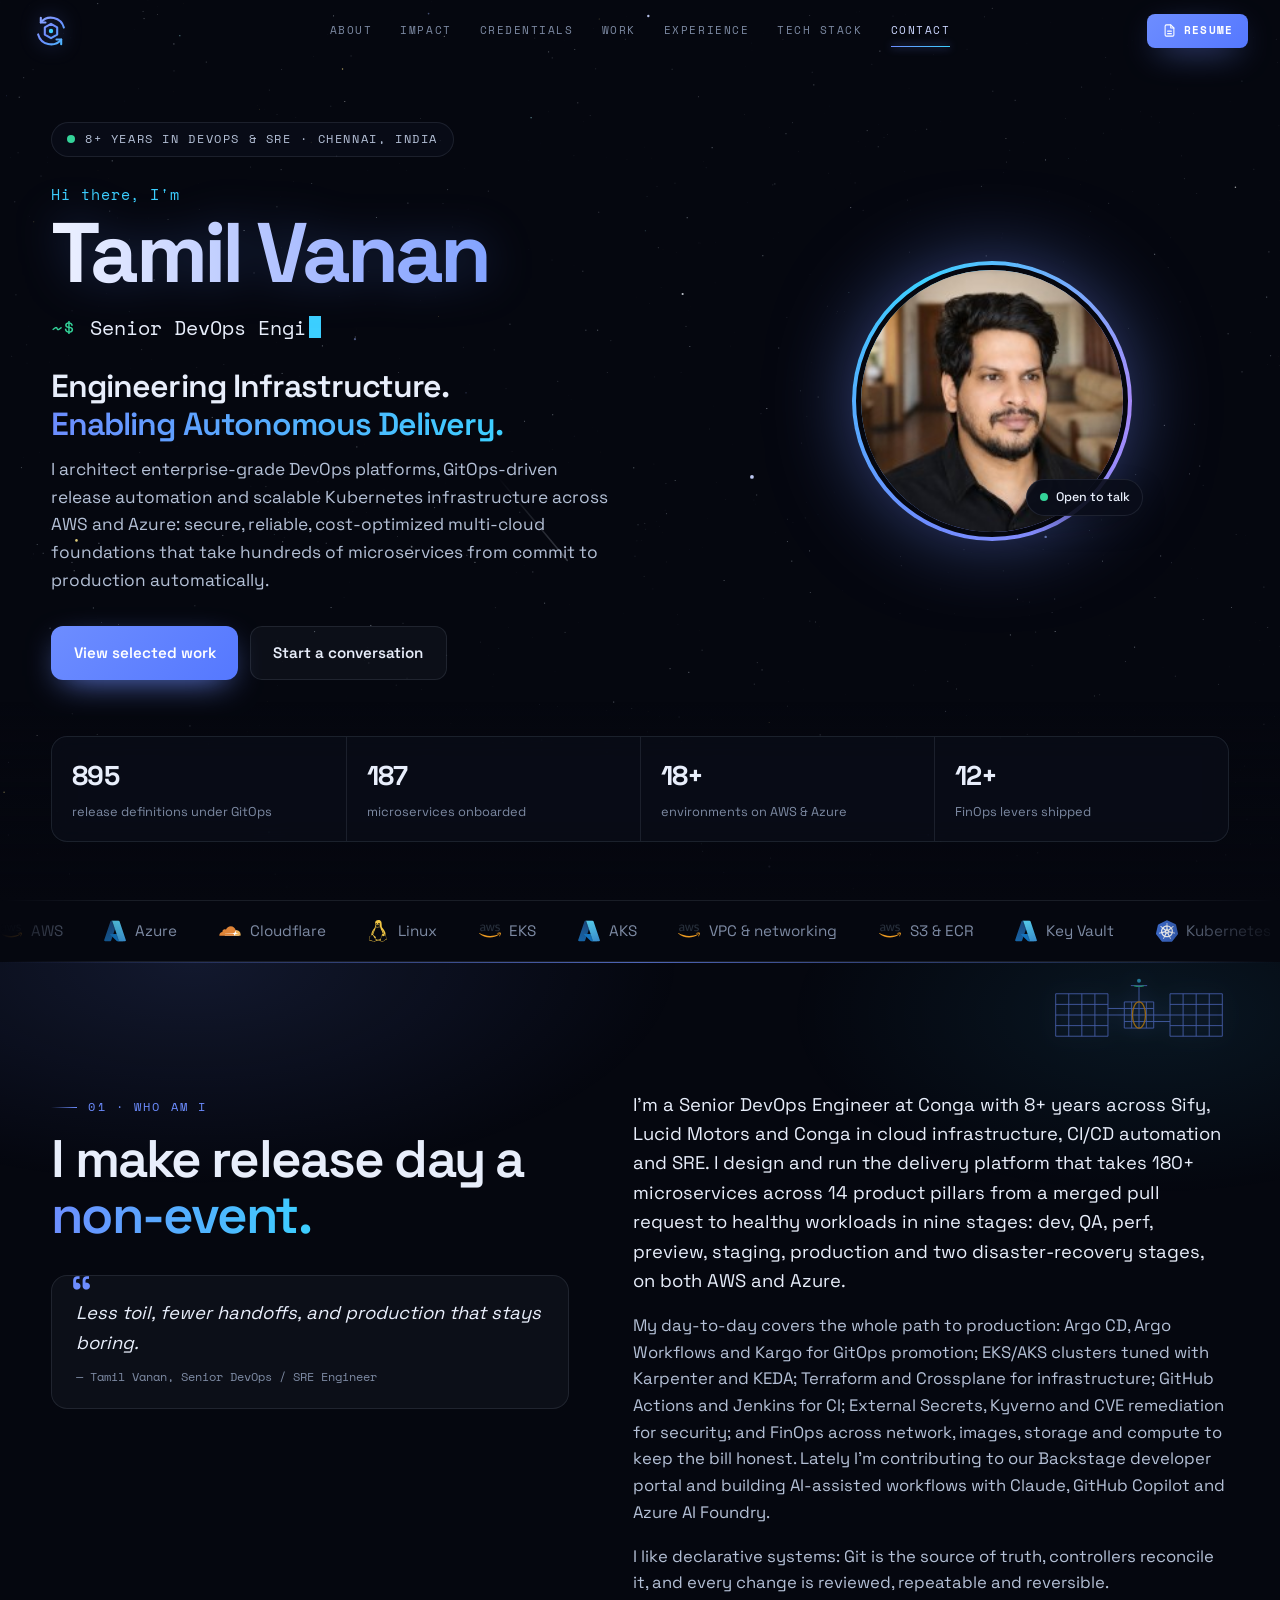
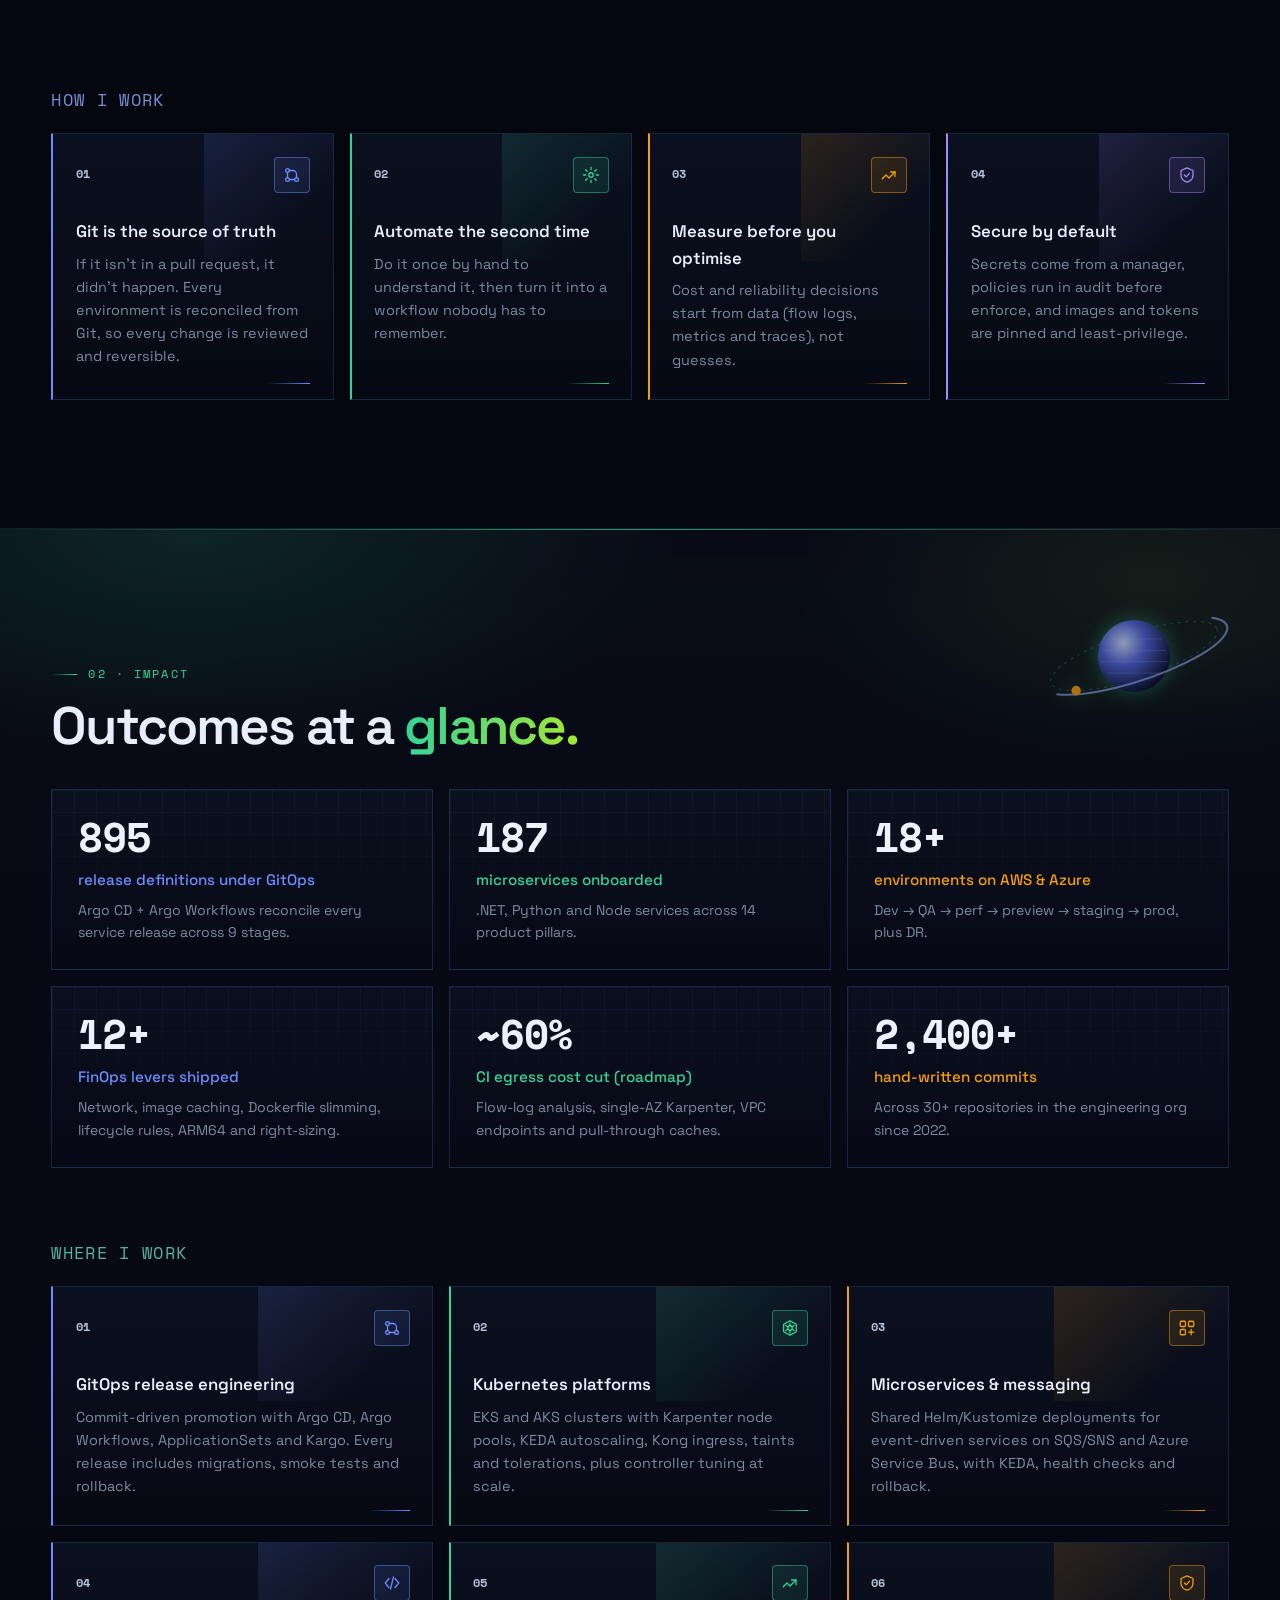
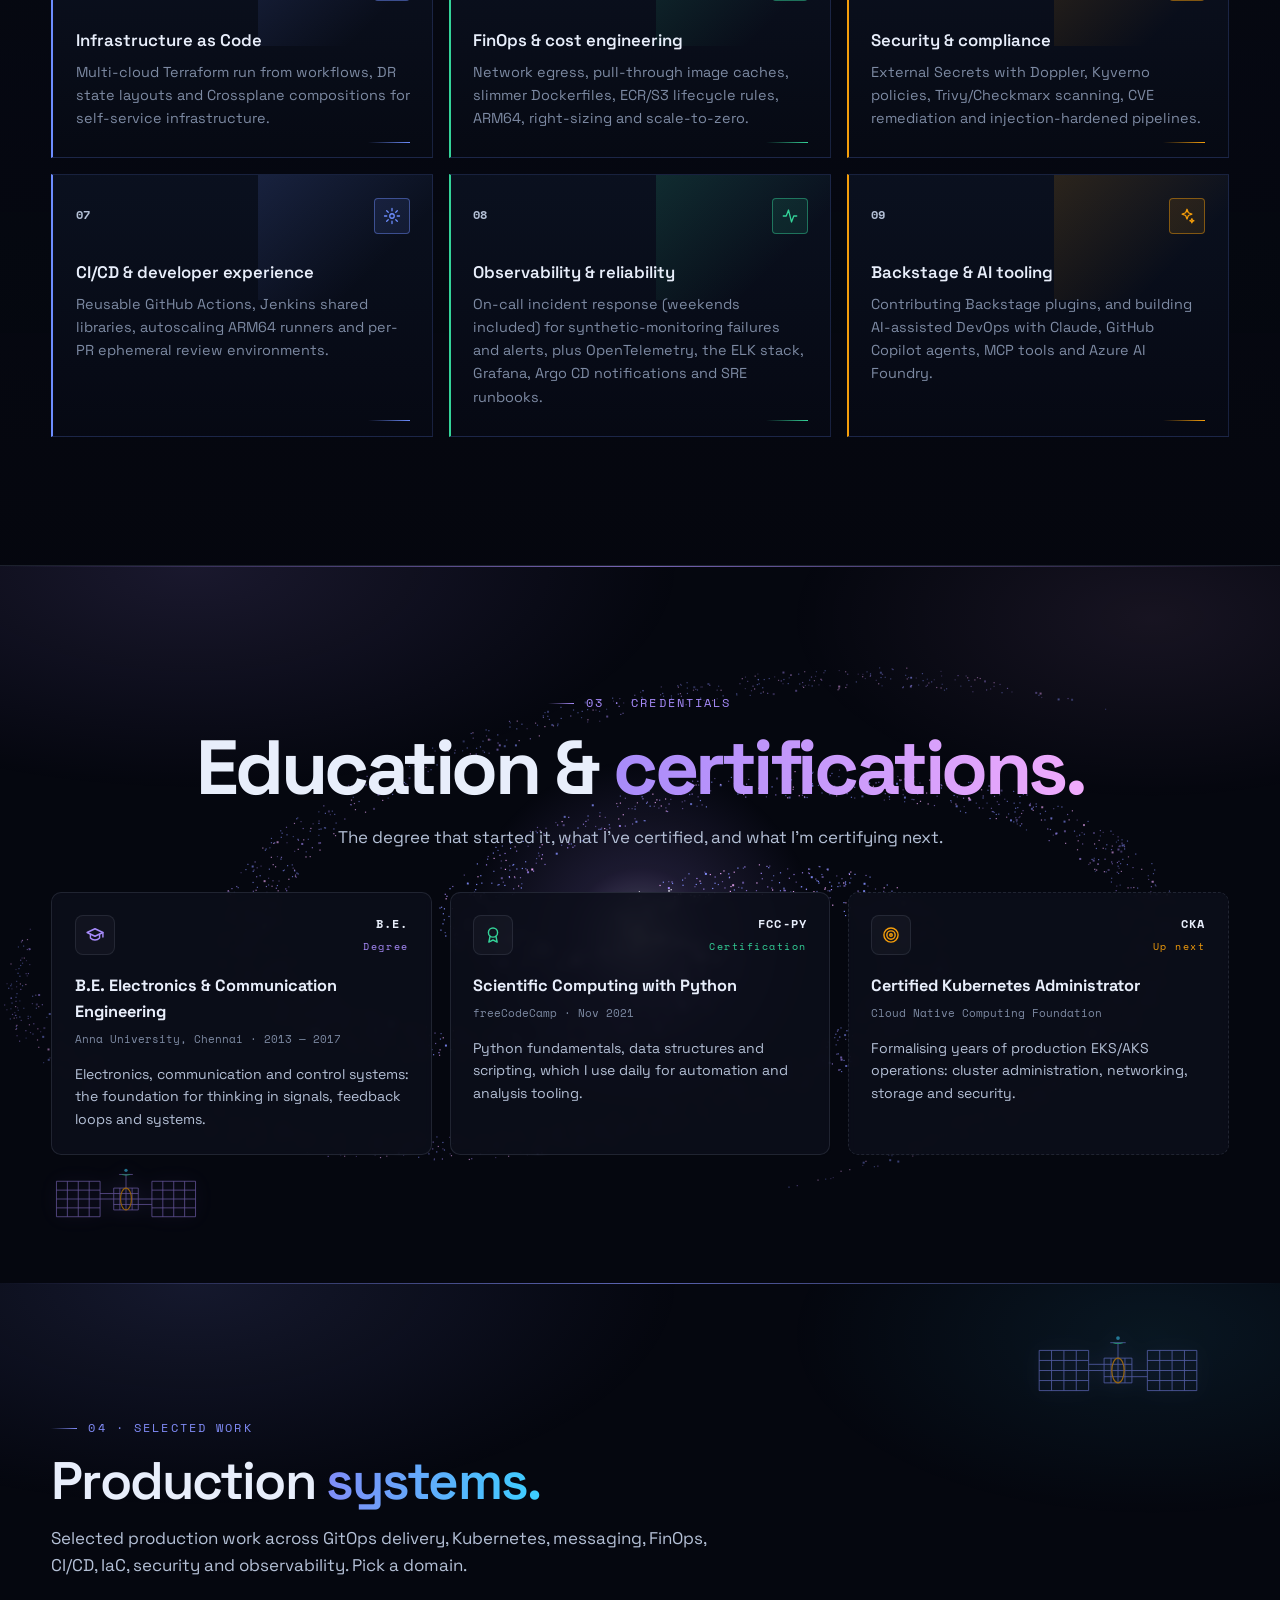
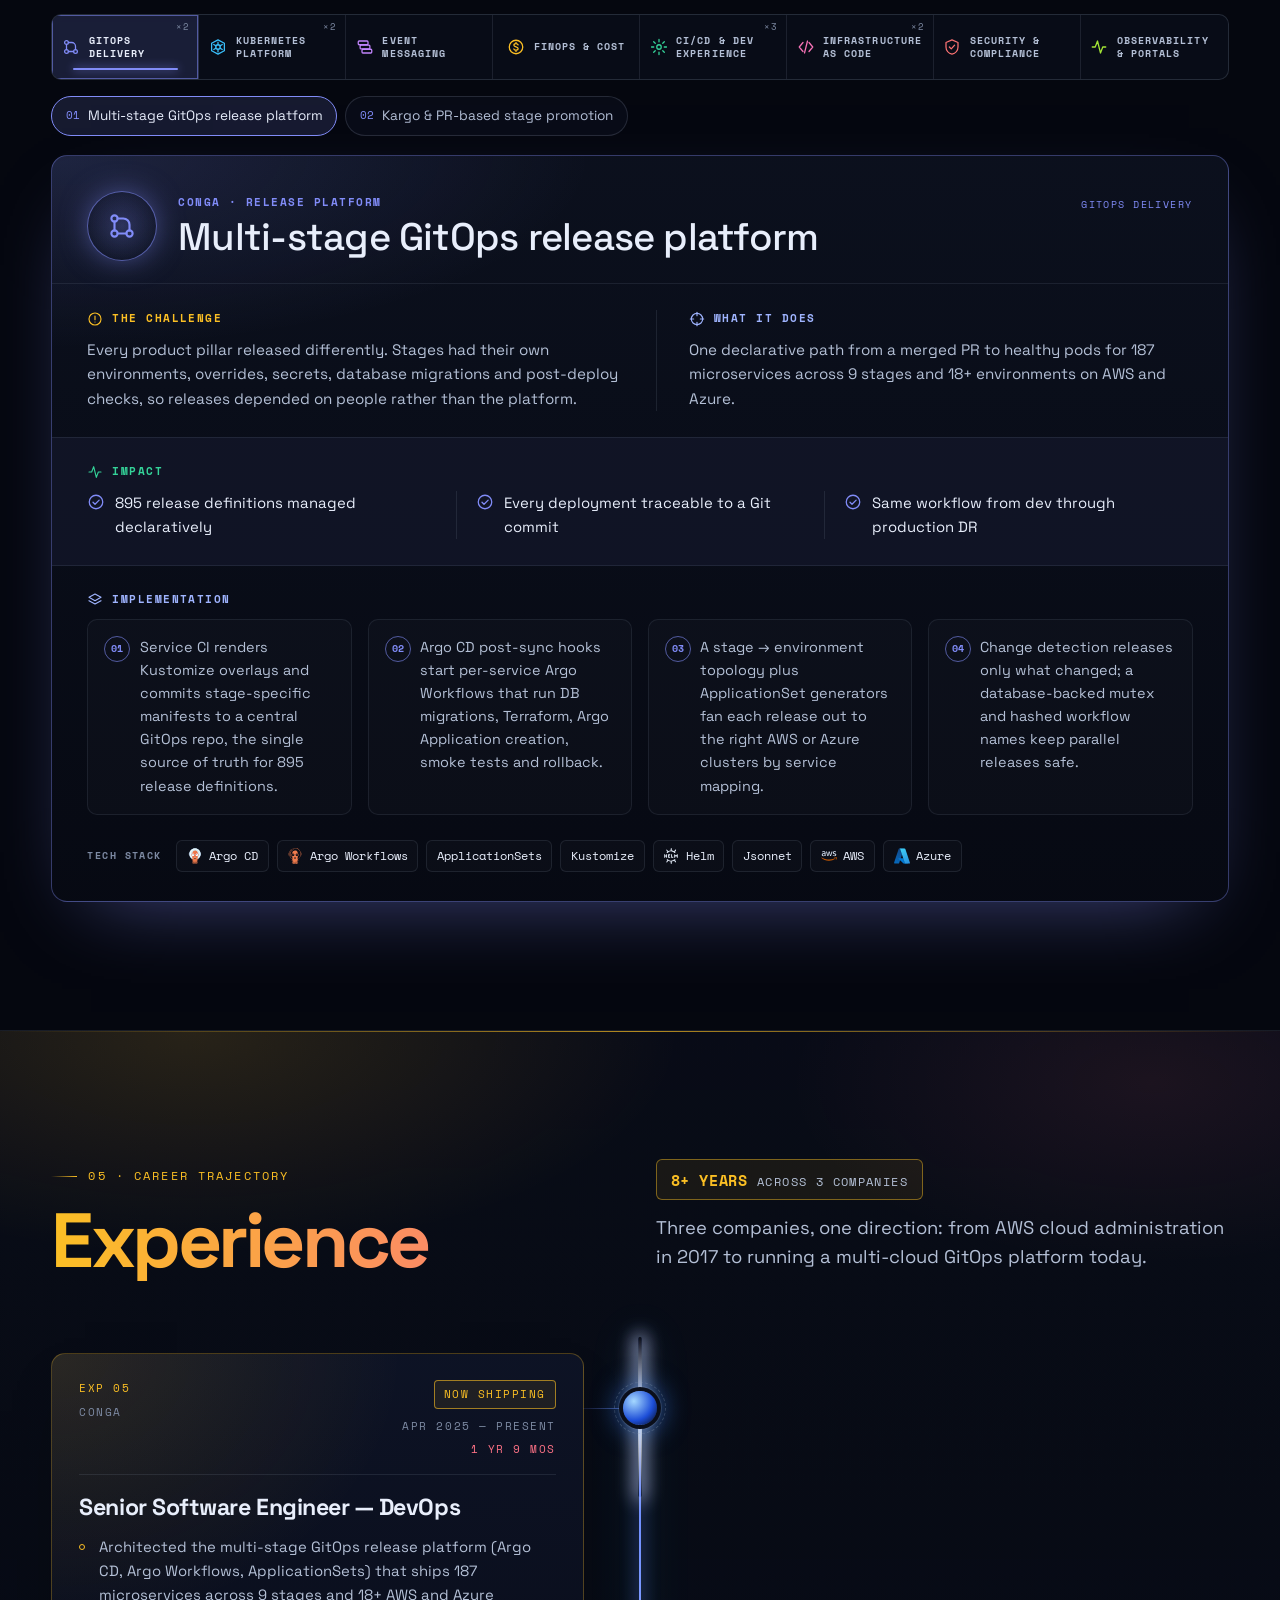
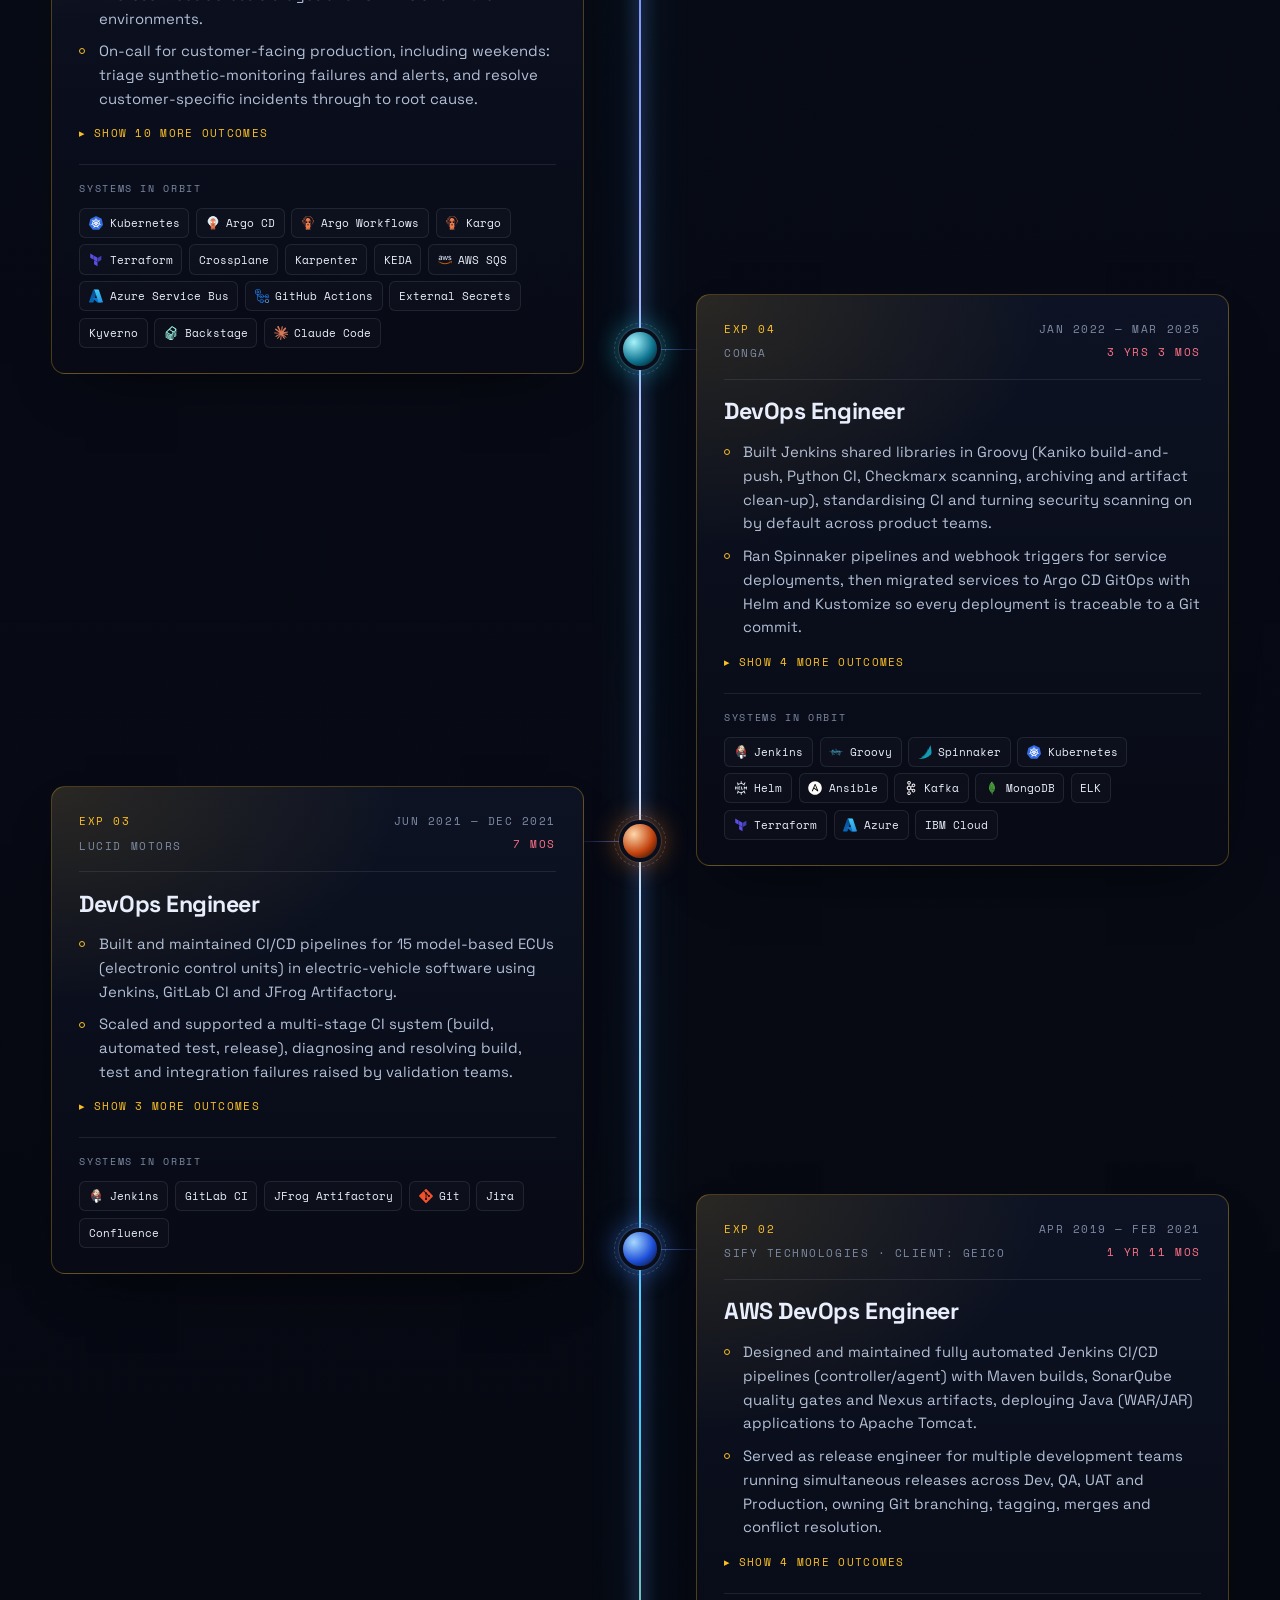
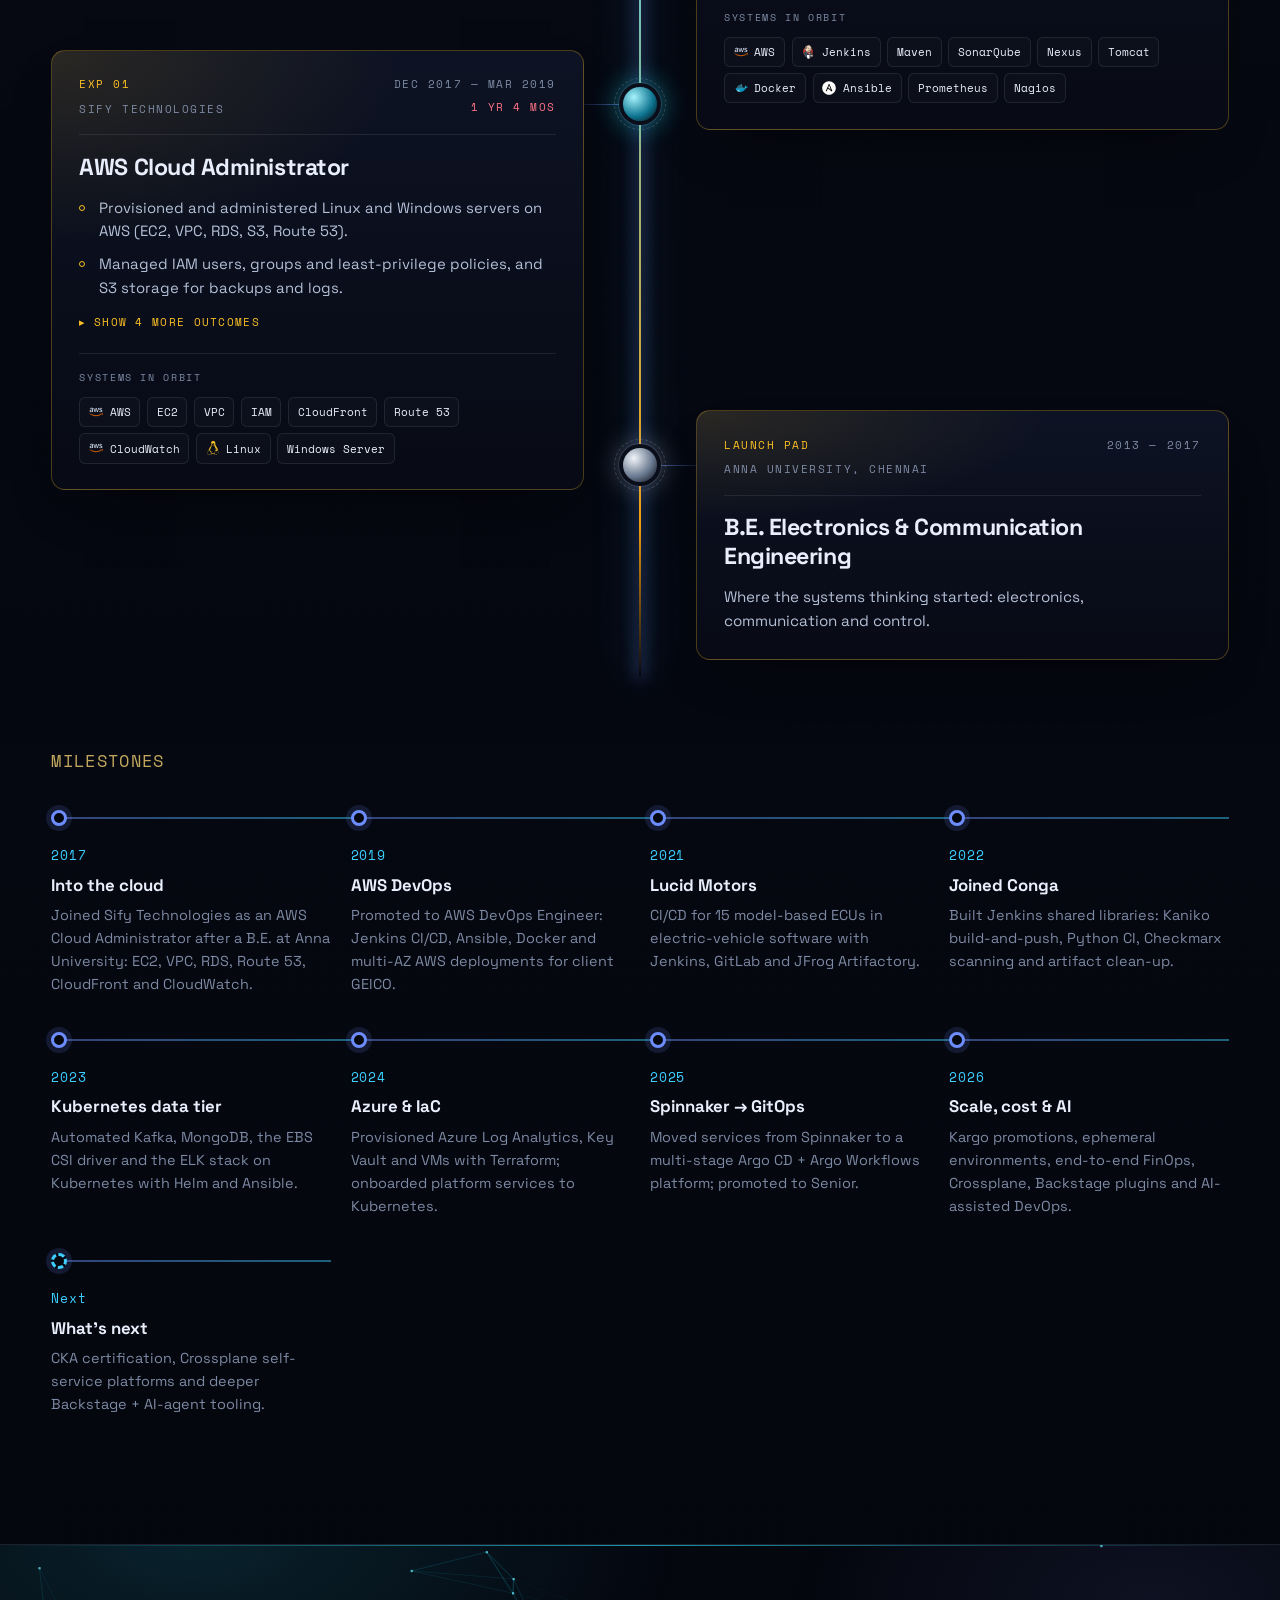
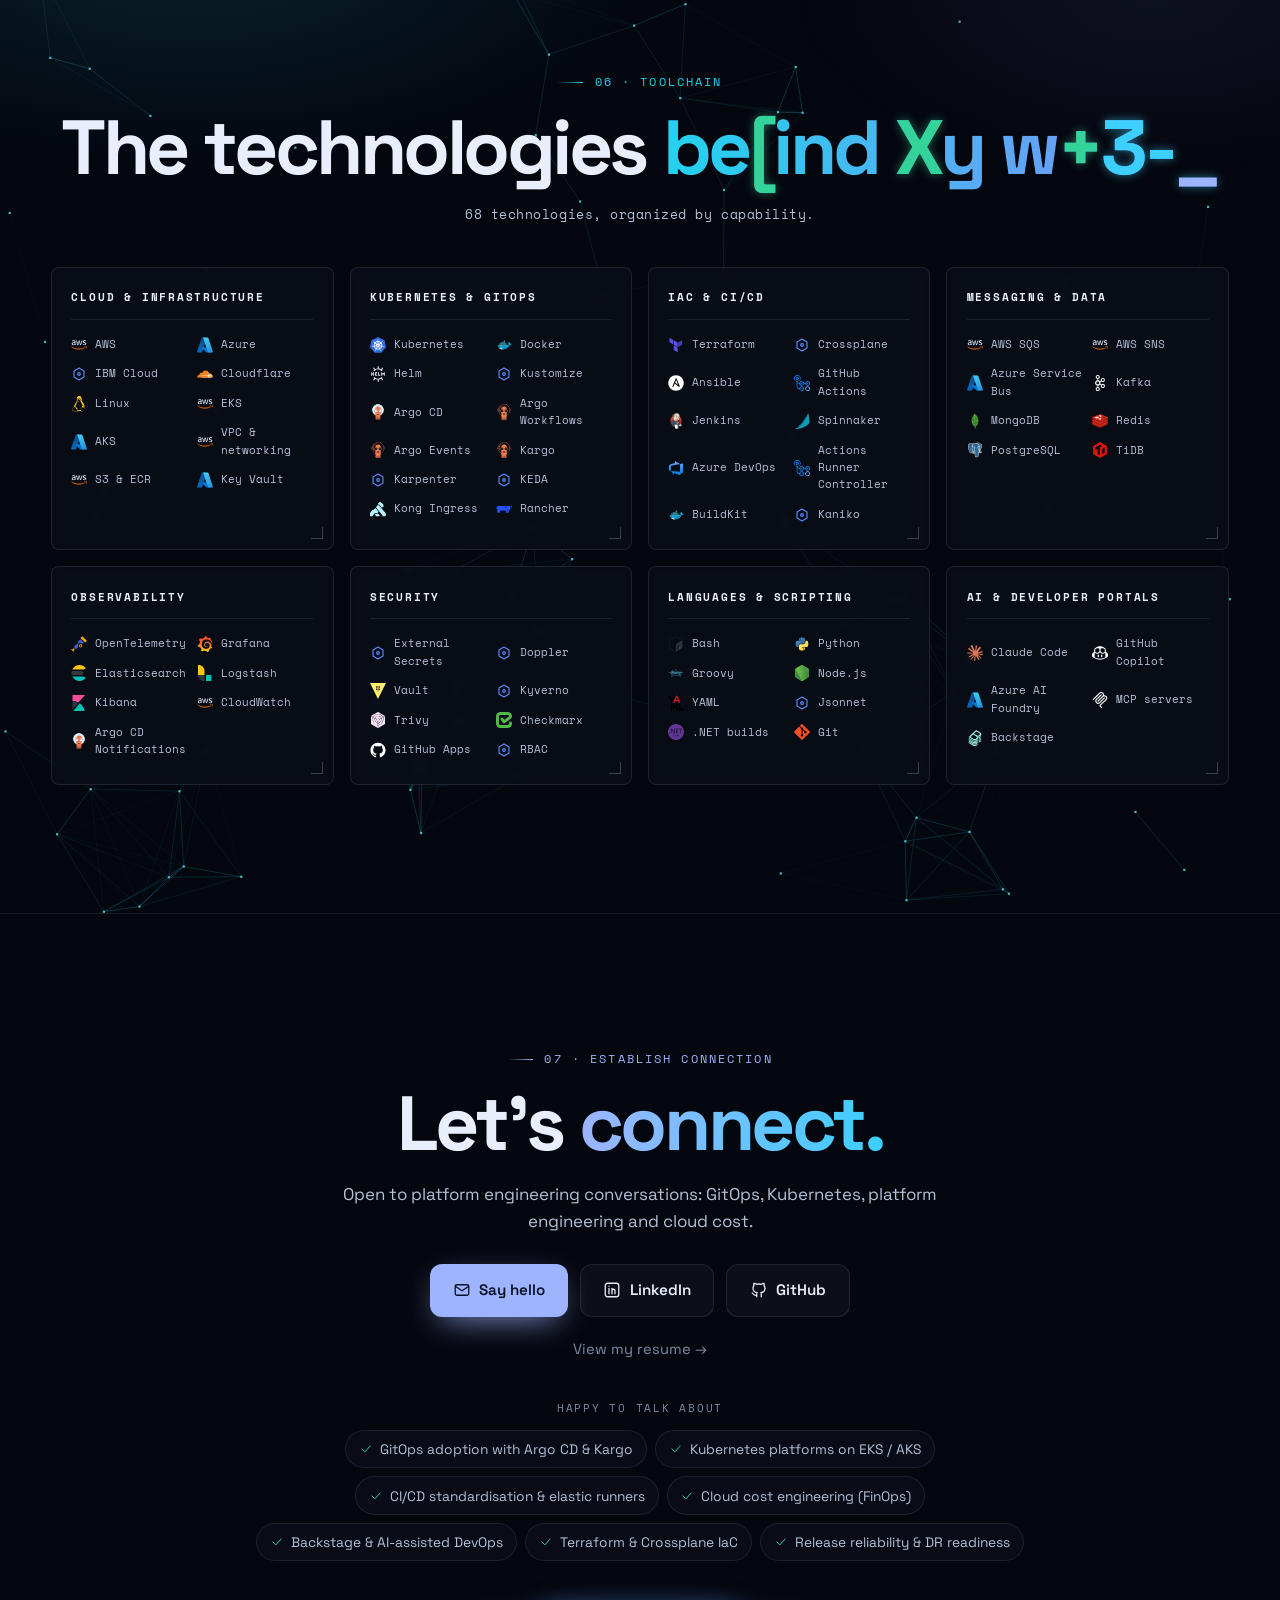
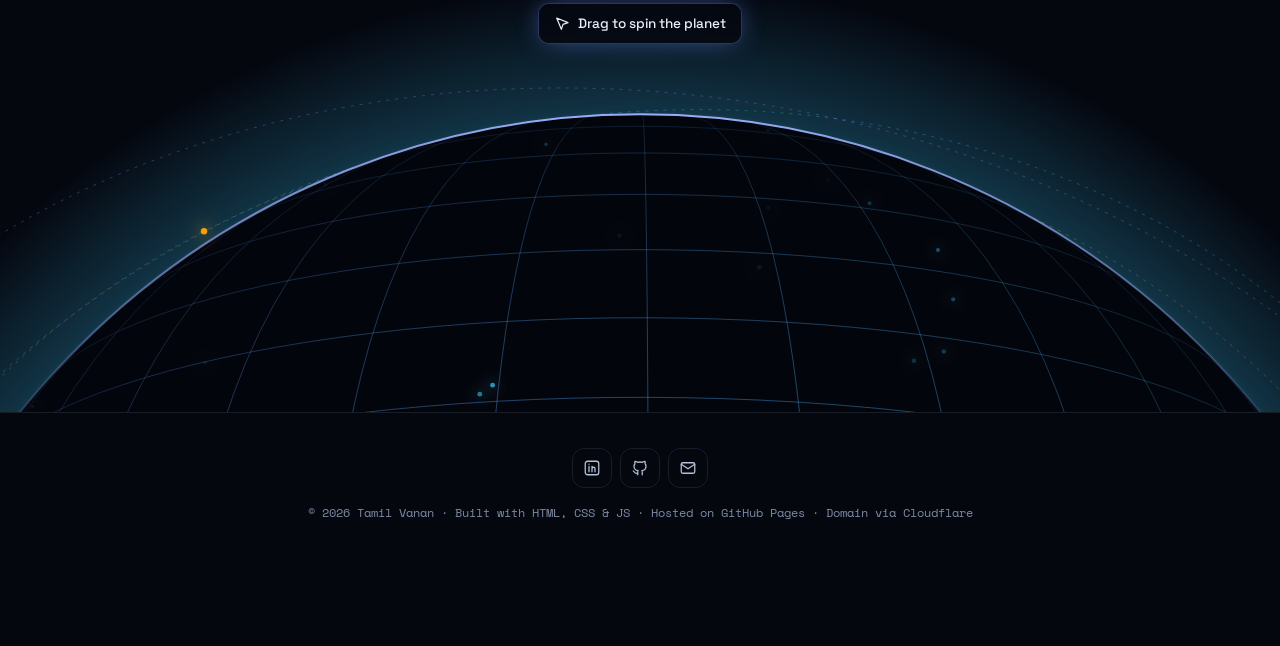
<file: index.html>
<!DOCTYPE html>
<html lang="en">
<head>
  <meta charset="UTF-8" />
  <meta name="viewport" content="width=device-width, initial-scale=1.0" />
  <meta name="site-root" content="" />
  <title>Tamil Vanan — Senior DevOps & SRE Engineer</title>
  <meta name="description" content="Senior DevOps / SRE Engineer architecting GitOps-driven release automation, scalable Kubernetes infrastructure and cost-optimized multi-cloud foundations on AWS and Azure." />
  <link rel="canonical" href="https://tamilvanan-devops.github.io/" />
  <!-- Link previews (LinkedIn, Slack, X). Image: ./scripts/build-og-image.sh. Update the URLs if the domain changes. -->
  <meta property="og:type" content="website" />
  <meta property="og:site_name" content="Tamil Vanan" />
  <meta property="og:title" content="Tamil Vanan — Senior DevOps & Site Reliability Engineer" />
  <meta property="og:description" content="Portfolio and resume: a GitOps release platform for 187 microservices on AWS and Azure, Kubernetes, Terraform, on-call SRE, FinOps and AI-assisted DevOps." />
  <meta property="og:url" content="https://tamilvanan-devops.github.io/" />
  <meta property="og:image" content="https://tamilvanan-devops.github.io/assets/img/og-card.png" />
  <meta property="og:image:width" content="1200" />
  <meta property="og:image:height" content="630" />
  <meta property="og:image:alt" content="Tamil Vanan, Senior DevOps & Site Reliability Engineer" />
  <meta name="twitter:card" content="summary_large_image" />
  <meta name="theme-color" content="#05070f" />
  <link rel="icon" href="assets/img/favicon.svg" type="image/svg+xml" />
  <link rel="preconnect" href="https://fonts.googleapis.com" />
  <link rel="preconnect" href="https://fonts.gstatic.com" crossorigin />
  <link href="https://fonts.googleapis.com/css2?family=Space+Grotesk:wght@400;500;600;700&family=Space+Mono:wght@400;700&display=swap" rel="stylesheet" />
  <link rel="stylesheet" href="designs/orbit/style.css" />
</head>
<body>
  <canvas id="space" class="space" aria-hidden="true"></canvas>
  <svg width="0" height="0" style="position:absolute" aria-hidden="true">
    <defs>
      <symbol id="sat" viewBox="0 0 220 120">
        <g fill="none" stroke="currentColor" stroke-width="1.1" stroke-linejoin="round">
          <path d="M8 34h64v52H8zM8 47h64M8 60h64M8 73h64M24 34v52M40 34v52M56 34v52"/>
          <path d="M148 34h64v52h-64zM148 47h64M148 60h64M148 73h64M164 34v52M180 34v52M196 34v52"/>
          <path d="M72 60h20M128 60h20M72 52h20M128 68h20"/>
          <path d="M92 44h36v32H92zM92 52h36M92 60h36M92 68h36M101 44v32M110 44v32M119 44v32"/>
          <path d="M110 44V24M100 24h20"/>
        </g>
        <ellipse cx="110" cy="60" rx="8" ry="16" fill="none" stroke="#f59e0b" stroke-width="1.6"/>
        <path d="M104 24a12 8 0 0 0 12 0" fill="none" stroke="#34d399" stroke-width="1.4"/>
        <circle cx="110" cy="18" r="2.4" fill="#3ccfff"><animate attributeName="opacity" values="1;.2;1" dur="1.6s" repeatCount="indefinite"/></circle>
      </symbol>
      <symbol id="ringed" viewBox="0 0 200 200">
        <defs>
          <radialGradient id="rgBody" cx="35%" cy="32%" r="70%"><stop offset="0" stop-color="#c4d3ff"/><stop offset=".45" stop-color="#4c5fd5"/><stop offset="1" stop-color="#0b1030"/></radialGradient>
        </defs>
        <ellipse cx="100" cy="100" rx="92" ry="24" fill="none" stroke="#3ccfff" stroke-opacity=".35" stroke-dasharray="3 5" transform="rotate(-18 100 100)"/>
        <circle cx="100" cy="100" r="38" fill="url(#rgBody)"/>
        <path d="M66 94h68M64 106h72M70 82h60M72 118h56" stroke="#9fb4ff" stroke-opacity=".25" fill="none"/>
        <path d="M10 113a92 24 0 0 0 180 -26" fill="none" stroke="#9fb4ff" stroke-opacity=".7" stroke-width="2.2" transform="rotate(-18 100 100)"/>
        <g transform="rotate(-18 100 100)">
          <circle r="5" fill="#f59e0b"><animateMotion dur="11s" repeatCount="indefinite" path="M192,100 A92,24 0 1,1 8,100 A92,24 0 1,1 192,100"/></circle>
        </g>
      </symbol>
    </defs>
  </svg>

  <div class="boot" id="boot" aria-hidden="true">
    <div class="boot__inner">
      <p class="boot__title">TAMIL VANAN / PLATFORM ENGINEERING</p>
      <ol class="boot__steps">
        <li>resolving desired state</li>
        <li>syncing 895 manifests</li>
        <li>health checks</li>
        <li>portfolio ready</li>
      </ol>
      <div class="boot__bar"><span></span></div>
    </div>
  </div>

  <header class="nav" id="nav">
    <a href="#top" class="brand" aria-label="Tamil Vanan — back to top">
      <svg class="brand__logo" viewBox="0 0 40 40" width="38" height="38" fill="none" stroke="url(#brandGrad)" stroke-width="2.2" stroke-linecap="round" stroke-linejoin="round" aria-hidden="true">
        <defs><linearGradient id="brandGrad" x1="0" y1="0" x2="40" y2="40" gradientUnits="userSpaceOnUse"><stop offset="0" stop-color="#9fb4ff"/><stop offset=".5" stop-color="#6d8dff"/><stop offset="1" stop-color="#3ccfff"/></linearGradient></defs>
        <g class="brand__loop">
          <path d="M33.52 16.38A14 14 0 0 0 9.28 11"/><path d="M9.28 6v5h4.92"/>
          <path d="M6.48 23.62A14 14 0 0 0 30.72 29"/><path d="M30.72 34v-5h-4.92"/>
        </g>
        <path d="M20 12.5l6.5 3.75v7.5L20 27.5l-6.5-3.75v-7.5z"/>
        <circle cx="20" cy="20" r="2.3" fill="#3ccfff" stroke="none"/>
      </svg>
    </a>
    <button class="nav__me" id="navMe" type="button" aria-label="Open Tamil Vanan's profile card" tabindex="-1">
      <img id="navMeImg" alt="" width="34" height="34" />
      <span><b id="navMeName"></b><small id="navMeRole"></small></span>
    </button>
    <nav class="nav__links" id="navLinks" aria-label="Primary">
      <button class="menu-me" id="menuMe" type="button"><img id="menuMeImg" alt="" width="44" height="44" /><span><b id="menuMeName"></b><small id="menuMeRole"></small></span></button>
      <a href="#about">About</a><a href="#impact">Impact</a><a href="#credentials">Credentials</a><a href="#work">Work</a><a href="#experience">Experience</a><a href="#stack">Tech stack</a><a href="#contact">Contact</a>
    </nav>
    <div class="nav__cta">
      <span class="nav__section" id="navSection" aria-hidden="true"></span>
      <a class="btn btn--sm btn--primary" id="resumeBtn" target="_blank" rel="noopener" hidden></a>
      <button class="burger" id="burger" aria-label="Open navigation" aria-expanded="false" aria-controls="navLinks"><span></span><span></span></button>
    </div>
    <div class="progress" aria-hidden="true"><span id="progressBar"></span></div>
  </header>

  <dialog class="crew" id="crew" aria-labelledby="crewName">
    <button class="crew__close" id="crewClose" type="button" aria-label="Close profile card"></button>
    <div class="crew__photo"><img id="crewImg" alt="" /><span class="crew__scan" aria-hidden="true"></span></div>
    <div class="crew__body">
      <p class="crew__id" id="crewId"></p>
      <h2 class="crew__name" id="crewName"></h2>
      <p class="crew__role" id="crewRole"></p>
      <dl class="crew__stats" id="crewStats"></dl>
      <p class="crew__status"><span class="pulse"></span><span id="crewStatus"></span></p>
      <div class="crew__links" id="crewLinks"></div>
    </div>
  </dialog>

  <button class="to-top" id="toTop" aria-label="Back to top">
    <svg viewBox="0 0 56 56" aria-hidden="true">
      <circle class="to-top__dash" cx="28" cy="28" r="26.5"/>
      <circle class="to-top__track" cx="28" cy="28" r="22"/>
      <circle class="to-top__ring" id="toTopRing" cx="28" cy="28" r="22" pathLength="100"/>
    </svg>
    <svg class="to-top__arrow" viewBox="0 0 24 24" width="18" height="18" fill="none" stroke="currentColor" stroke-width="2" stroke-linecap="round" stroke-linejoin="round" aria-hidden="true"><path d="M12 19V5M6 11l6-6 6 6"/></svg>
  </button>

  <main id="top">
    <section class="hero" id="hero" data-theme="hero">
      <canvas id="globe" aria-hidden="true"></canvas>
      <div class="hero__grid">
        <div class="hero__copy">
          <p class="pill"><span class="pulse"></span><span id="heroEyebrow"></span></p>
          <p class="hero__hi">Hi there, I'm</p>
          <h1 class="hero__name" id="heroName"></h1>
          <p class="hero__roles"><span class="prompt" aria-hidden="true">~$</span> <span class="sr-only" id="rolesSr"></span><span id="typed" aria-hidden="true"></span><span class="caret" aria-hidden="true"></span></p>
          <p class="hero__headline" id="heroHeadline"></p>
          <p class="hero__tagline" id="heroTagline"></p>
          <div class="hero__cta" id="heroCta"></div>
        </div>
        <div class="hero__visual">
          <div class="avatar" id="avatar"></div>
        </div>
      </div>
      <div class="hero__stats" id="heroStats"></div>
    </section>

    <div class="marquee" aria-label="Technologies"><div class="marquee__track" id="marquee"></div></div>

    <section class="section" id="about" data-theme="about">
      <svg class="deco sat sat--about" aria-hidden="true"><use href="#sat"/></svg>
      <div class="wrap about">
        <div>
          <p class="kicker">01 · Who am I</p>
          <h2 class="h2" data-scramble>I make release day a <span class="grad">non-event.</span></h2>
          <figure class="quote"><blockquote id="quote"></blockquote><figcaption id="quoteBy"></figcaption></figure>
        </div>
        <div class="about__body" id="aboutBody"></div>
      </div>
      <div class="wrap">
        <h3 class="h3" data-scramble>How I work</h3>
        <ol class="cards cards--4" id="principles"></ol>
      </div>
    </section>

    <section class="section section--alt" id="impact" data-theme="impact">
      <svg class="deco ringed ringed--impact" aria-hidden="true"><use href="#ringed"/></svg>
      <div class="wrap">
        <p class="kicker">02 · Impact</p>
        <h2 class="h2" data-scramble>Outcomes at a <span class="grad">glance.</span></h2>
        <div class="metrics" id="metrics"></div>
        <h3 class="h3" data-scramble>Where I work</h3>
        <div class="cards cards--3" id="focus"></div>
      </div>
    </section>

    <section class="section credentials" id="credentials" data-theme="credentials">
      <canvas id="galaxy" aria-hidden="true"></canvas>
      <svg class="deco sat sat--creds" aria-hidden="true"><use href="#sat"/></svg>
      <div class="wrap">
        <p class="kicker center">03 · Credentials</p>
        <h2 class="h2 h2--xl center" data-scramble>Education &amp; <span class="grad">certifications.</span></h2>
        <p class="lead center lead--center">The degree that started it, what I've certified, and what I'm certifying next.</p>
        <div class="certs" id="certs"></div>
      </div>
    </section>

    <section class="section" id="work" data-theme="work">
      <svg class="deco sat sat--work" aria-hidden="true"><use href="#sat"/></svg>
      <div class="wrap">
        <p class="kicker">04 · Selected work</p>
        <h2 class="h2" data-scramble>Production <span class="grad">systems.</span></h2>
        <p class="lead">Selected production work across GitOps delivery, Kubernetes, messaging, FinOps, CI/CD, IaC, security and observability. Pick a domain.</p>
        <div class="tabs" id="tabs" role="tablist" aria-label="Project domains"></div>
        <div class="picker" id="picker" aria-label="Projects in this domain"></div>
        <article class="case" id="case" role="tabpanel" aria-live="polite"></article>
        <div id="labsWrap" hidden>
          <h3 class="h3">Open-source labs</h3>
          <div class="labs" id="labs"></div>
        </div>
      </div>
    </section>

    <section class="section section--alt" id="experience" data-theme="experience">
      <div class="wrap">
        <div class="xp-head">
          <div>
            <p class="kicker">05 · Career trajectory</p>
            <h2 class="h2 h2--xl grad" data-scramble>Experience</h2>
          </div>
          <div>
            <p class="xp-total" id="xpTotal"></p>
            <p class="lead" id="journeyIntro"></p>
          </div>
        </div>
        <ol class="beam" id="beam"></ol>
        <h3 class="h3" data-scramble>Milestones</h3>
        <ol class="journey" id="journey"></ol>
      </div>
    </section>

    <section class="section stack" id="stack" data-theme="stack">
      <canvas id="plexus" aria-hidden="true"></canvas>
      <div class="wrap">
        <p class="kicker center">06 · Toolchain</p>
        <h2 class="h2 h2--xl center" data-scramble>The technologies <span class="grad">behind my work.</span></h2>
        <p class="stack__sub" id="stackSub"></p>
        <div class="skills" id="skills"></div>
      </div>
    </section>

    <section class="contact" id="contact" data-theme="contact">
      <canvas id="planet" aria-hidden="true"></canvas>
      <div class="wrap contact__inner">
        <p class="kicker">07 · Establish connection</p>
        <h2 class="h2 h2--xl" data-scramble>Let's <span class="grad">connect.</span></h2>
        <p class="lead" id="available"></p>
        <div class="cta__links" id="contactLinks"></div>
        <a class="resume-link" id="resumeLink" target="_blank" rel="noopener" hidden>View my resume <span aria-hidden="true">→</span></a>
        <p class="cta__h">Happy to talk about</p>
        <ul class="talk" id="talk"></ul>
        <p class="drag-hint" id="dragHint"><svg viewBox="0 0 24 24" width="16" height="16" fill="none" stroke="currentColor" stroke-width="1.8" stroke-linecap="round" stroke-linejoin="round" aria-hidden="true"><path d="M4 3l7 17 2.5-7.5L21 10z"/></svg>Drag to spin the planet</p>
        <form class="form" id="contactForm" hidden novalidate>
          <p class="form__title">Send a message</p>
          <div class="form__row">
            <label>Name<input name="name" autocomplete="name" required maxlength="100" /></label>
            <label>Email<input name="email" type="email" autocomplete="email" required maxlength="200" /></label>
          </div>
          <label>Subject<input name="subject" maxlength="150" placeholder="Platform engineering role, GitOps question…" /></label>
          <label>Message<textarea name="message" rows="5" required maxlength="4000"></textarea></label>
          <input class="hp" name="_gotcha" tabindex="-1" autocomplete="off" aria-hidden="true" />
          <button class="btn btn--primary" type="submit" id="formBtn"></button>
          <p class="form__status" id="formStatus" role="status"></p>
        </form>
      </div>
    </section>
  </main>

  <footer class="footer"><div class="footer__social" id="social"></div><p id="footer"></p></footer>

  <script src="assets/content.js"></script>
  <script src="assets/shared.js"></script>
  <script src="designs/orbit/app.js"></script>
</body>
</html>
</file>
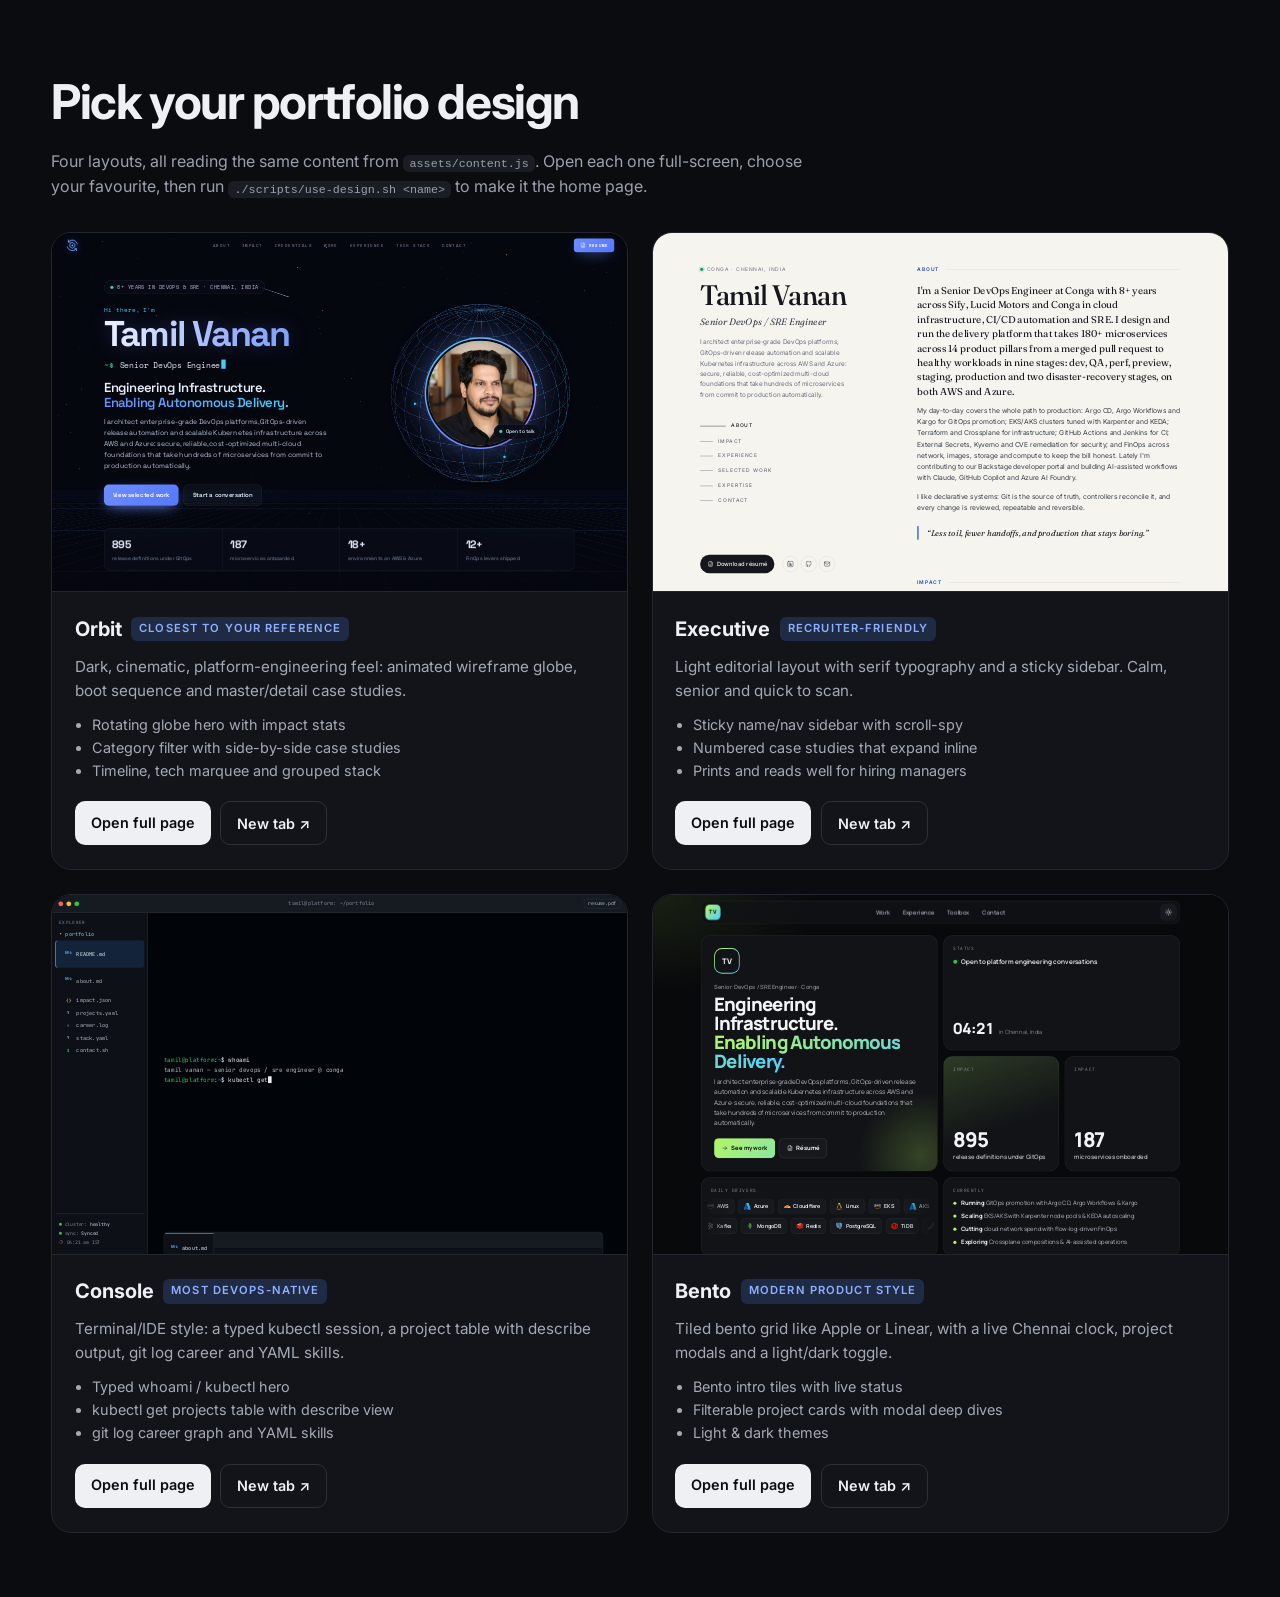
<file: designs/index.html>
<!DOCTYPE html>
<html lang="en">
<head>
  <meta charset="UTF-8" />
  <meta name="viewport" content="width=device-width, initial-scale=1.0" />
  <meta name="robots" content="noindex" />
  <title>Pick a design — Tamil Vanan portfolio</title>
  <link rel="icon" href="../assets/img/favicon.svg" type="image/svg+xml" />
  <link href="https://fonts.googleapis.com/css2?family=Inter:wght@400;500;600;700&display=swap" rel="stylesheet" />
  <style>
    *, *::before, *::after { box-sizing: border-box; }
    body { margin: 0; font-family: Inter, system-ui, sans-serif; background: #0b0c10; color: #eef0f4; line-height: 1.6; }
    header { width: min(1280px, 92vw); margin: 0 auto; padding: 4rem 0 2rem; }
    h1 { font-size: clamp(2rem, 4vw, 3rem); letter-spacing: -.03em; margin: 0 0 .5rem; }
    header p { color: #9aa1ad; max-width: 760px; margin: 0; }
    code { background: #1a1d24; padding: .1rem .4rem; border-radius: 6px; font-size: .9em; }
    .grid { width: min(1280px, 92vw); margin: 0 auto 4rem; display: grid; grid-template-columns: repeat(2, 1fr); gap: 1.5rem; }
    .card { border: 1px solid #23262e; border-radius: 20px; background: #12141a; overflow: hidden; display: flex; flex-direction: column; }
    .frame { position: relative; aspect-ratio: 16 / 10; overflow: hidden; background: #000; border-bottom: 1px solid #23262e; }
    .frame iframe { position: absolute; top: 0; left: 0; width: 1440px; height: 900px; border: 0; transform-origin: 0 0; pointer-events: none; }
    .frame a { position: absolute; inset: 0; }
    .meta { padding: 1.3rem 1.4rem 1.5rem; display: flex; flex-direction: column; gap: .6rem; flex: 1; }
    .meta h2 { margin: 0; font-size: 1.25rem; display: flex; align-items: center; gap: .6rem; }
    .meta h2 small { font-size: .7rem; font-weight: 600; letter-spacing: .1em; text-transform: uppercase; padding: .2rem .5rem; border-radius: 6px; background: #1f2a44; color: #8fb0ff; }
    .meta p { margin: 0; color: #a3aab6; font-size: .95rem; }
    .meta ul { margin: 0; padding-left: 1.1rem; color: #a3aab6; font-size: .9rem; }
    .actions { margin-top: auto; display: flex; gap: .6rem; padding-top: .6rem; }
    .btn { display: inline-flex; padding: .6rem 1rem; border-radius: 10px; font-weight: 600; font-size: .9rem; text-decoration: none; color: #0b0c10; background: #eef0f4; }
    .btn--ghost { background: transparent; color: #eef0f4; border: 1px solid #2c3039; }
    @media (max-width: 900px) { .grid { grid-template-columns: 1fr; } }
  </style>
</head>
<body>
  <header>
    <h1>Pick your portfolio design</h1>
    <p>Four layouts, all reading the same content from <code>assets/content.js</code>. Open each one full-screen, choose your favourite, then run <code>./scripts/use-design.sh &lt;name&gt;</code> to make it the home page.</p>
  </header>
  <main class="grid" id="grid"></main>
  <script>
    const designs = [
      { id: "orbit", name: "Orbit", tag: "Closest to your reference", desc: "Dark, cinematic, platform-engineering feel: animated wireframe globe, boot sequence and master/detail case studies.", bullets: ["Rotating globe hero with impact stats", "Category filter with side-by-side case studies", "Timeline, tech marquee and grouped stack"] },
      { id: "executive", name: "Executive", tag: "Recruiter-friendly", desc: "Light editorial layout with serif typography and a sticky sidebar. Calm, senior and quick to scan.", bullets: ["Sticky name/nav sidebar with scroll-spy", "Numbered case studies that expand inline", "Prints and reads well for hiring managers"] },
      { id: "console", name: "Console", tag: "Most DevOps-native", desc: "Terminal/IDE style: a typed kubectl session, a project table with describe output, git log career and YAML skills.", bullets: ["Typed whoami / kubectl hero", "kubectl get projects table with describe view", "git log career graph and YAML skills"] },
      { id: "bento", name: "Bento", tag: "Modern product style", desc: "Tiled bento grid like Apple or Linear, with a live Chennai clock, project modals and a light/dark toggle.", bullets: ["Bento intro tiles with live status", "Filterable project cards with modal deep dives", "Light & dark themes"] },
    ];
    const grid = document.getElementById("grid");
    grid.innerHTML = designs.map((d) => `
      <article class="card">
        <div class="frame"><iframe src="./${d.id}/" title="${d.name} preview" loading="lazy" tabindex="-1"></iframe><a href="./${d.id}/" aria-label="Open ${d.name}"></a></div>
        <div class="meta">
          <h2>${d.name} <small>${d.tag}</small></h2>
          <p>${d.desc}</p>
          <ul>${d.bullets.map((b) => `<li>${b}</li>`).join("")}</ul>
          <div class="actions"><a class="btn" href="./${d.id}/">Open full page</a><a class="btn btn--ghost" href="./${d.id}/" target="_blank" rel="noopener">New tab ↗</a></div>
        </div>
      </article>`).join("");
    const fit = () => document.querySelectorAll(".frame").forEach((f) => { f.querySelector("iframe").style.transform = `scale(${f.clientWidth / 1440})`; });
    addEventListener("resize", fit); fit();
  </script>
</body>
</html>
</file>
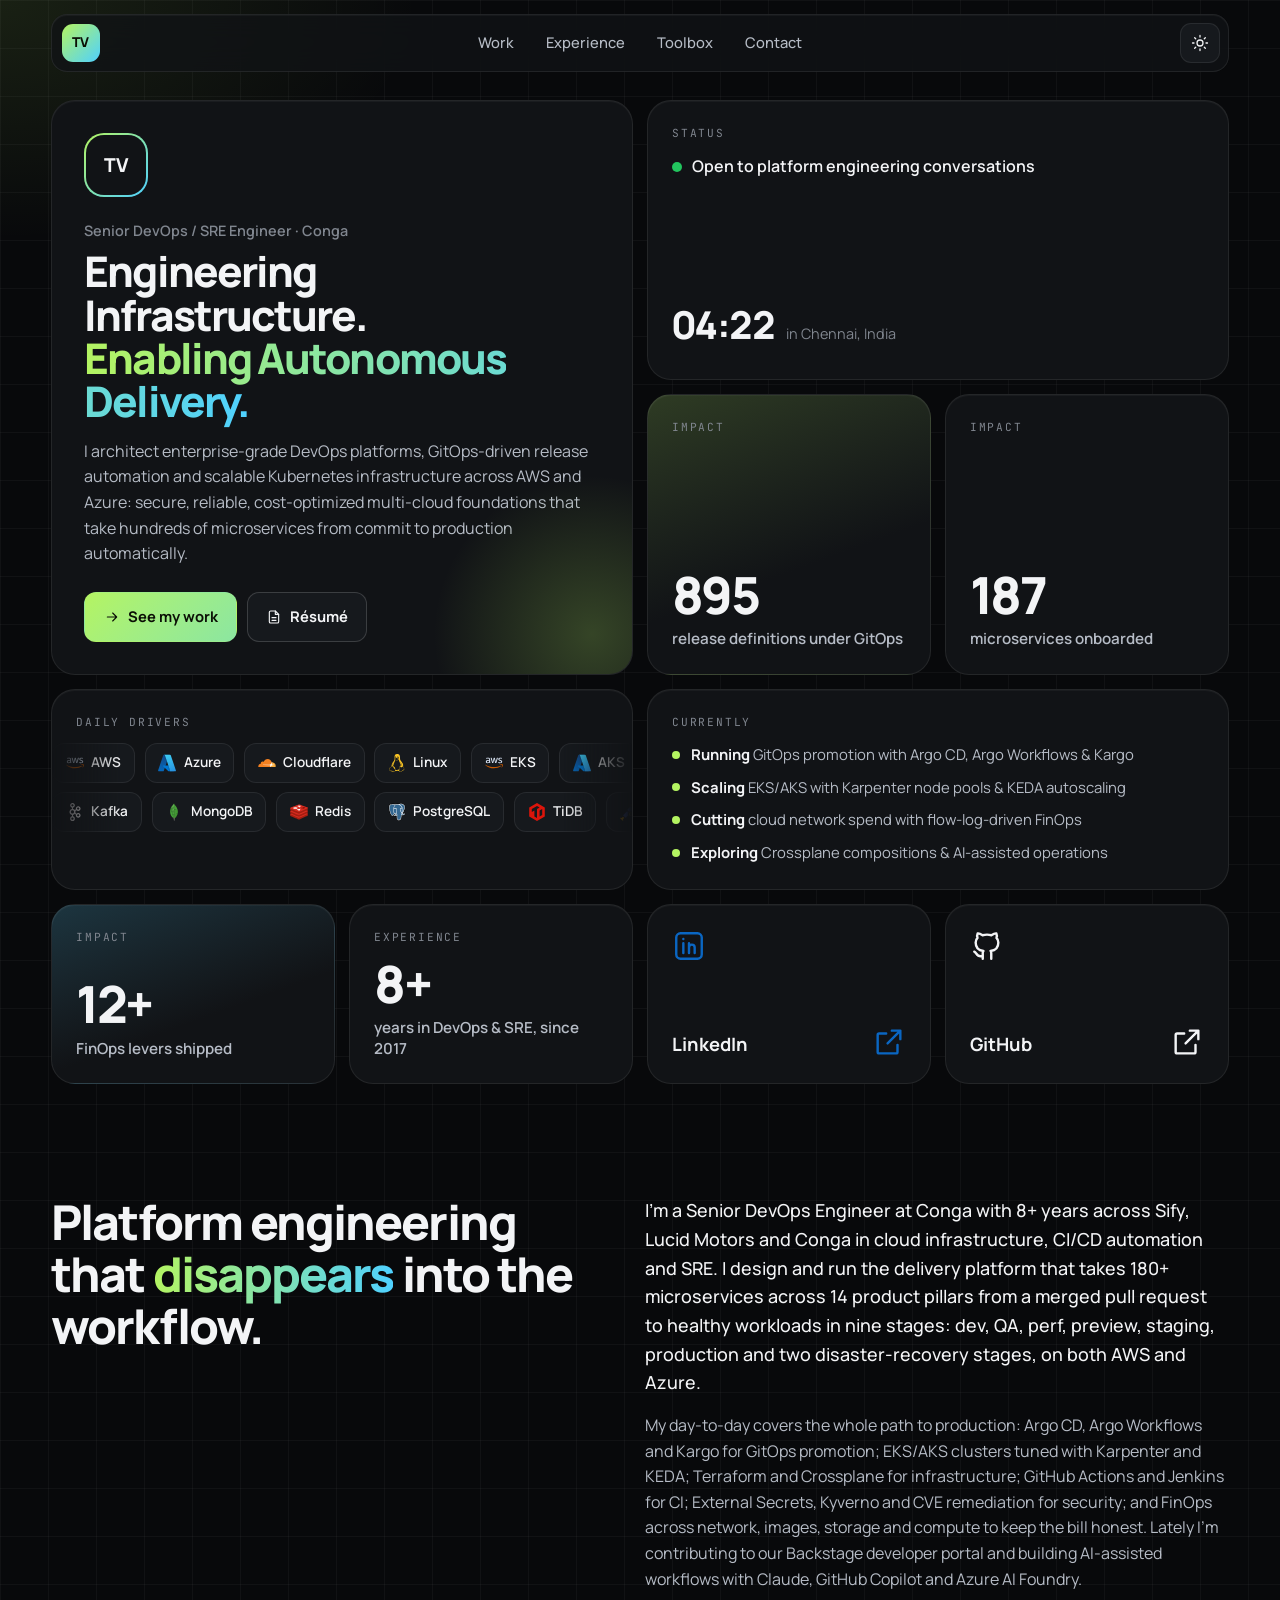
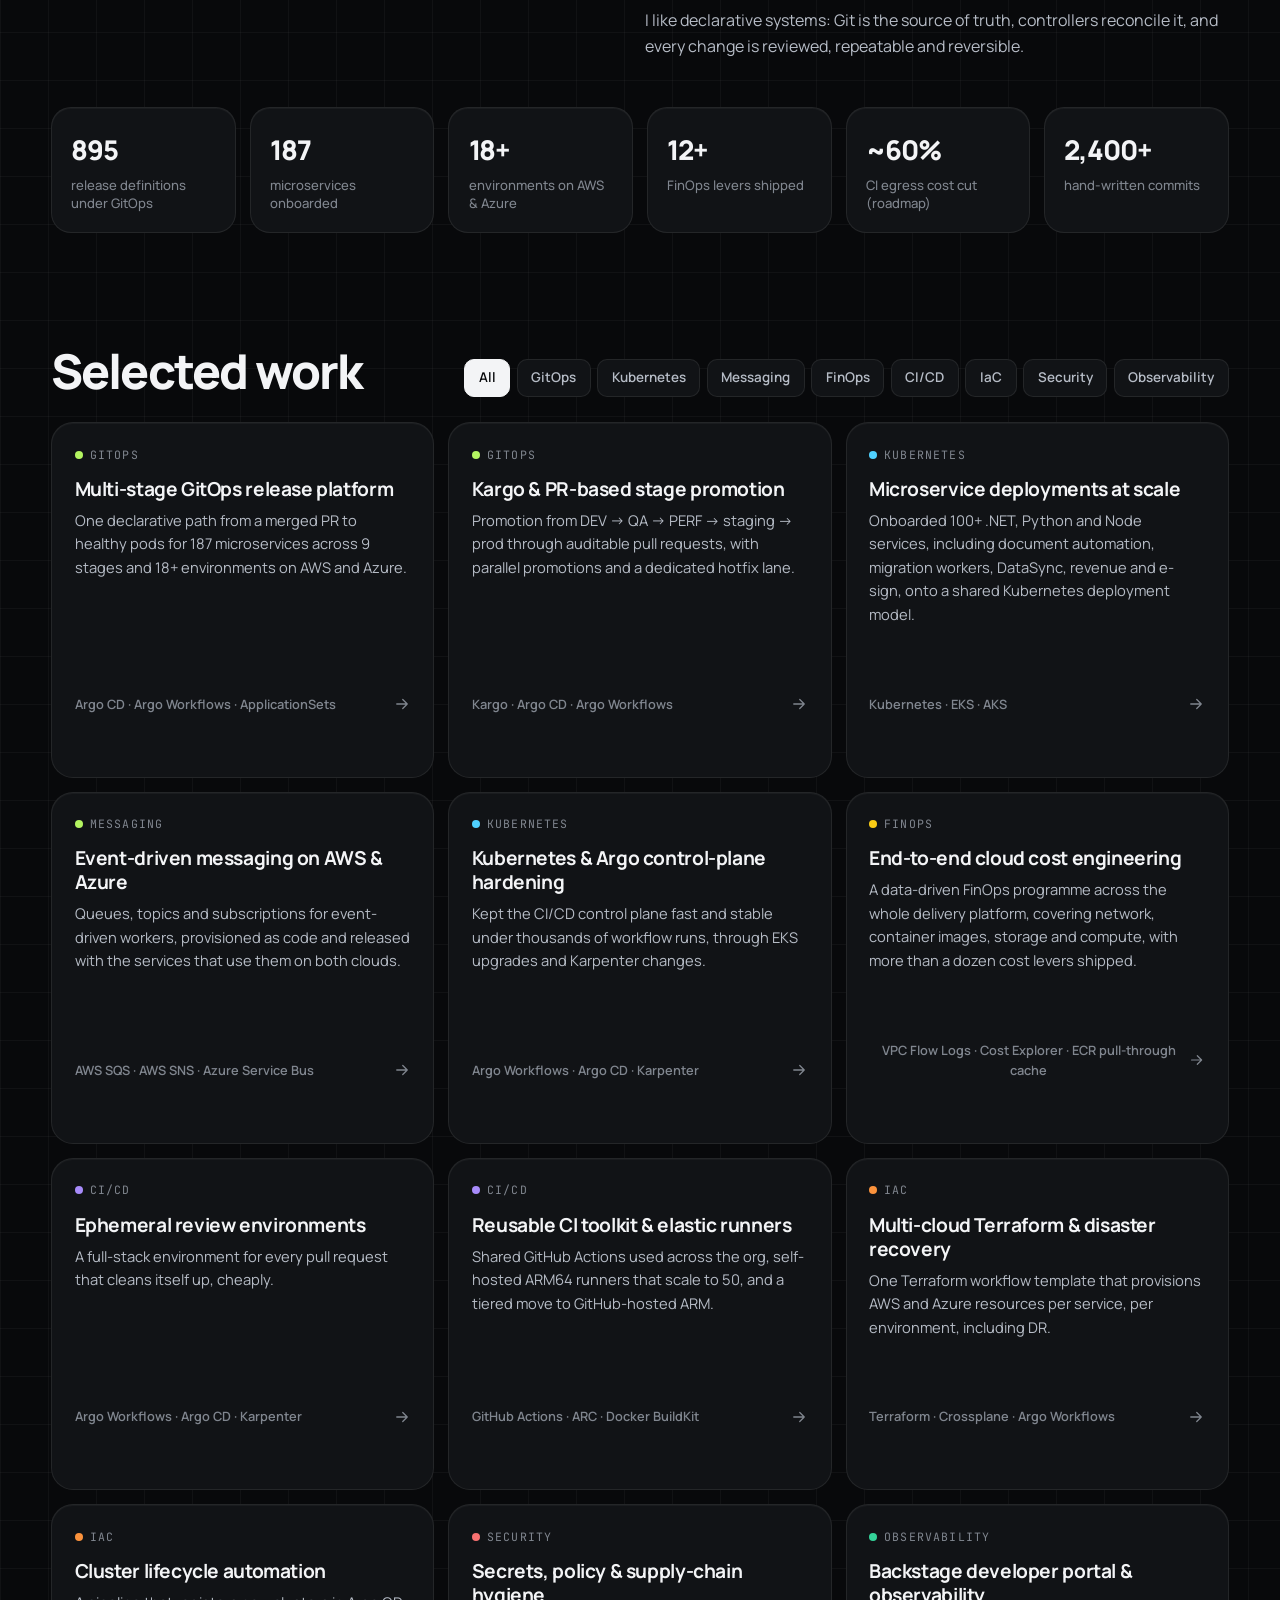
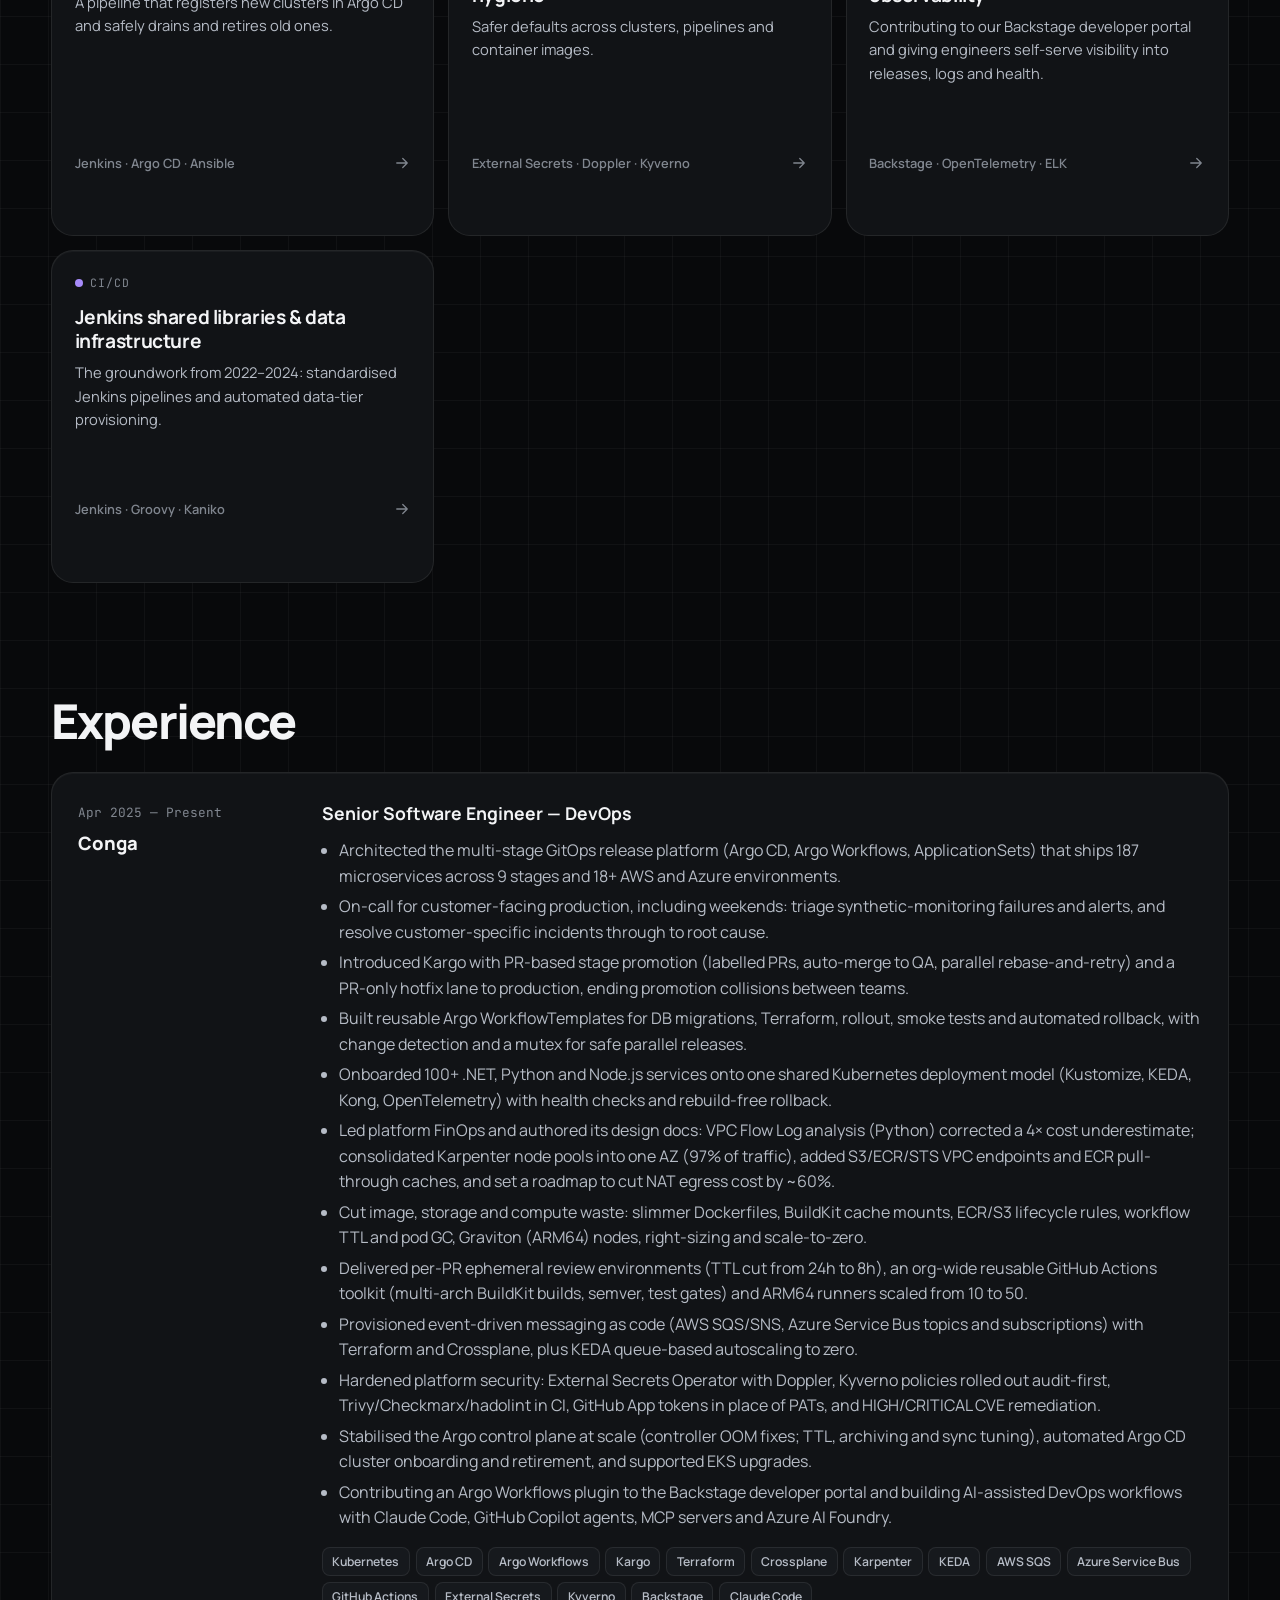
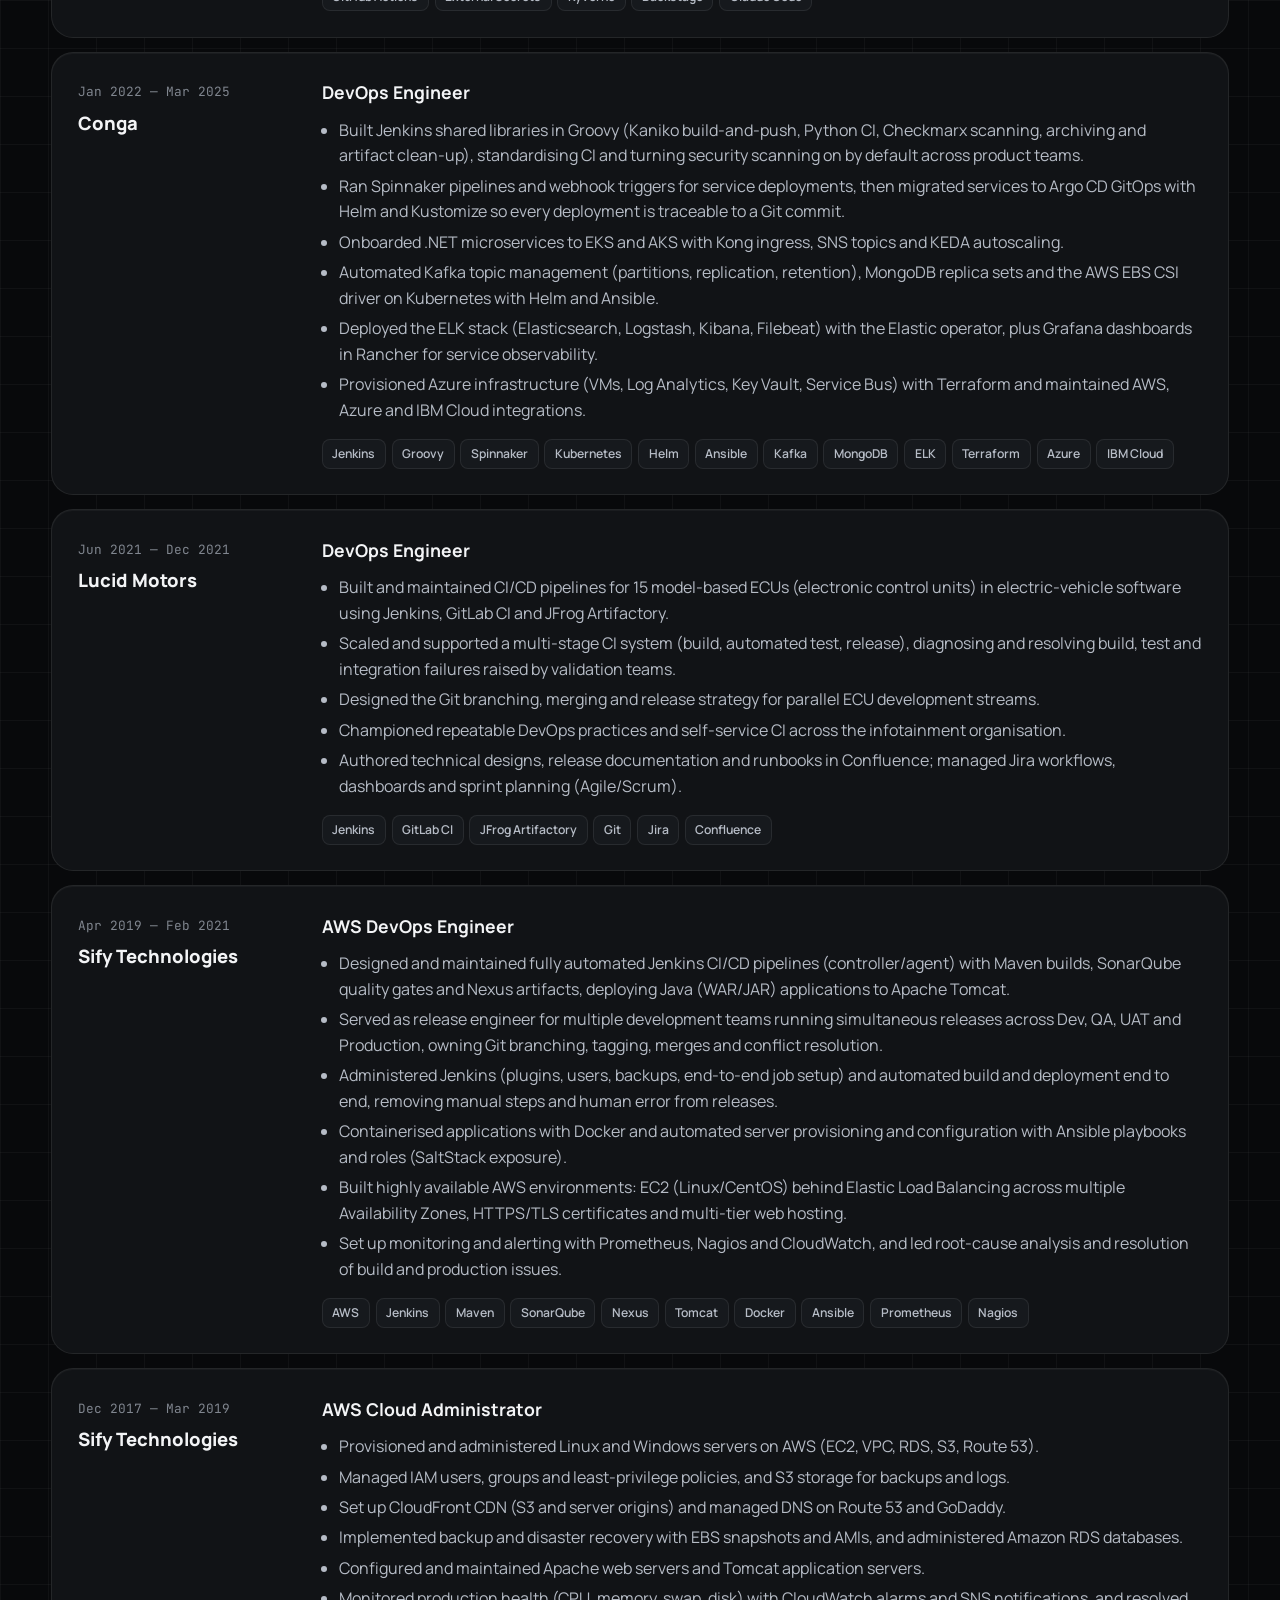
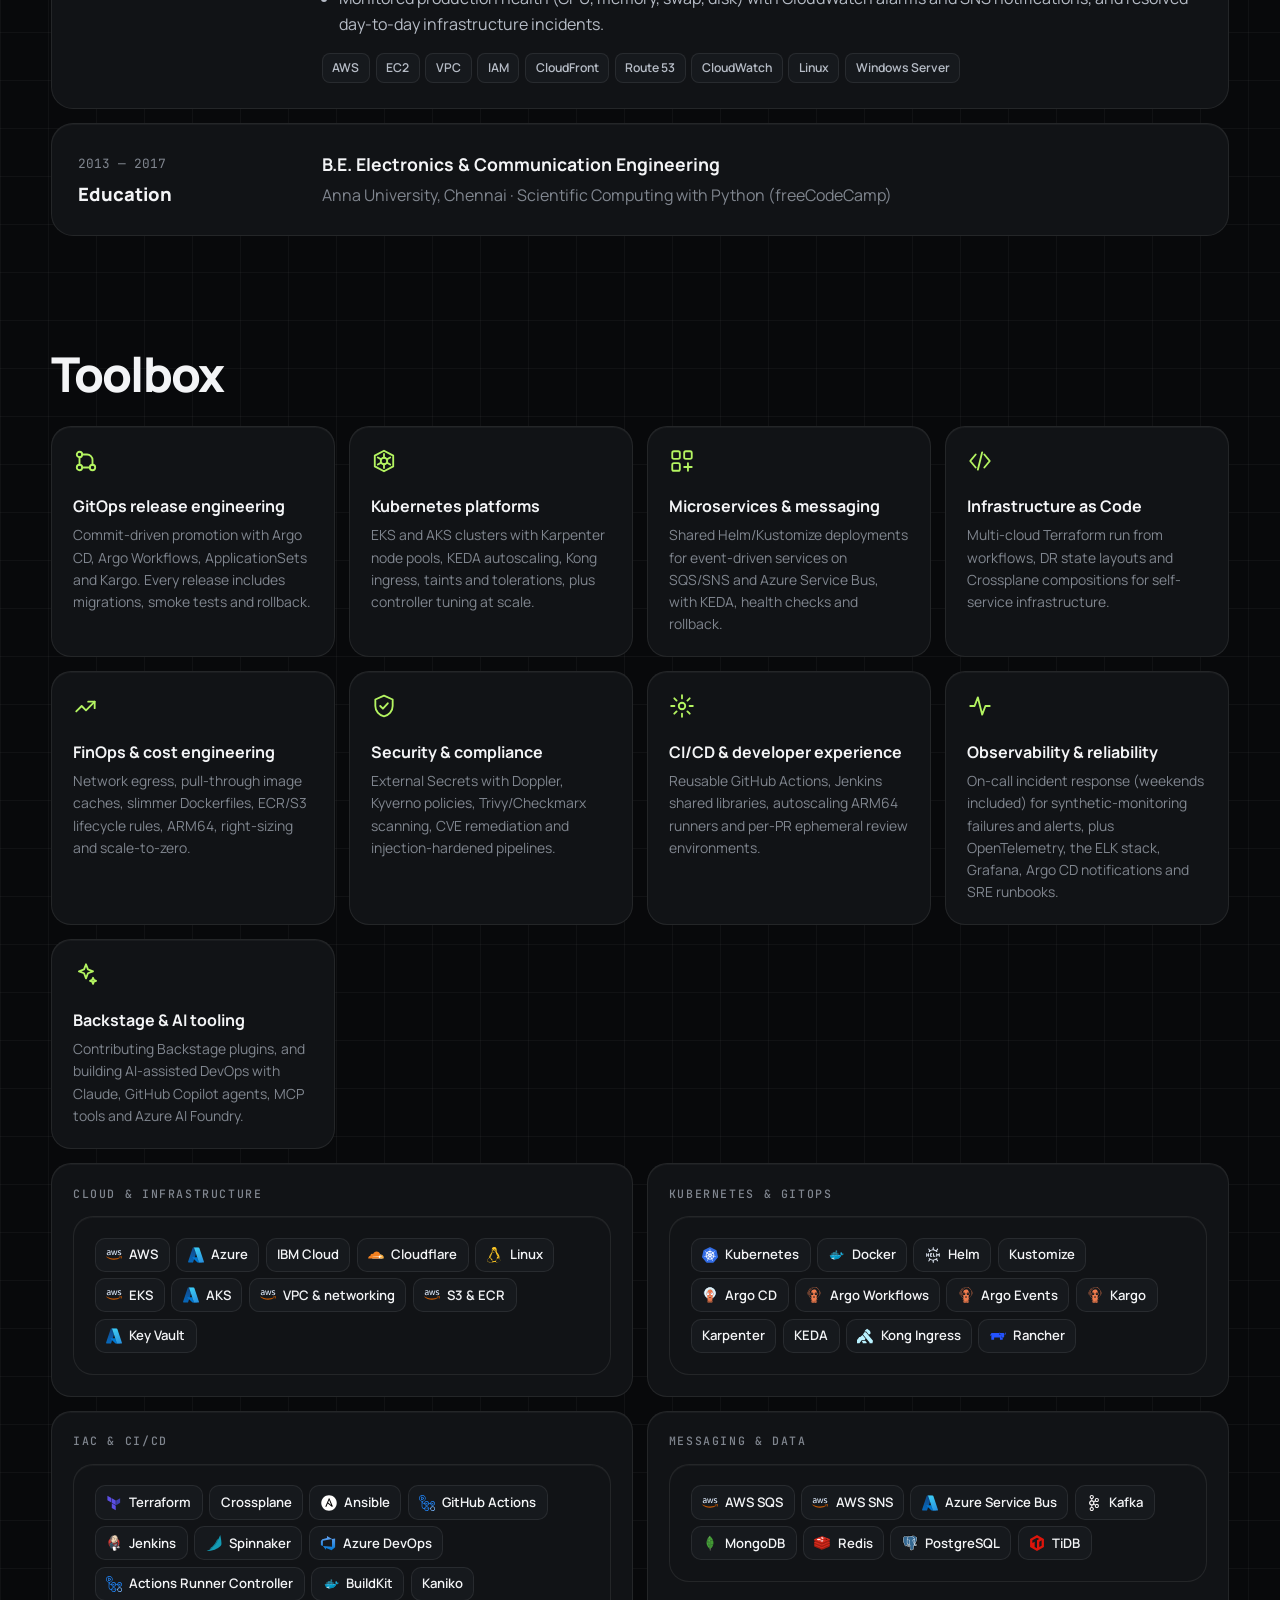
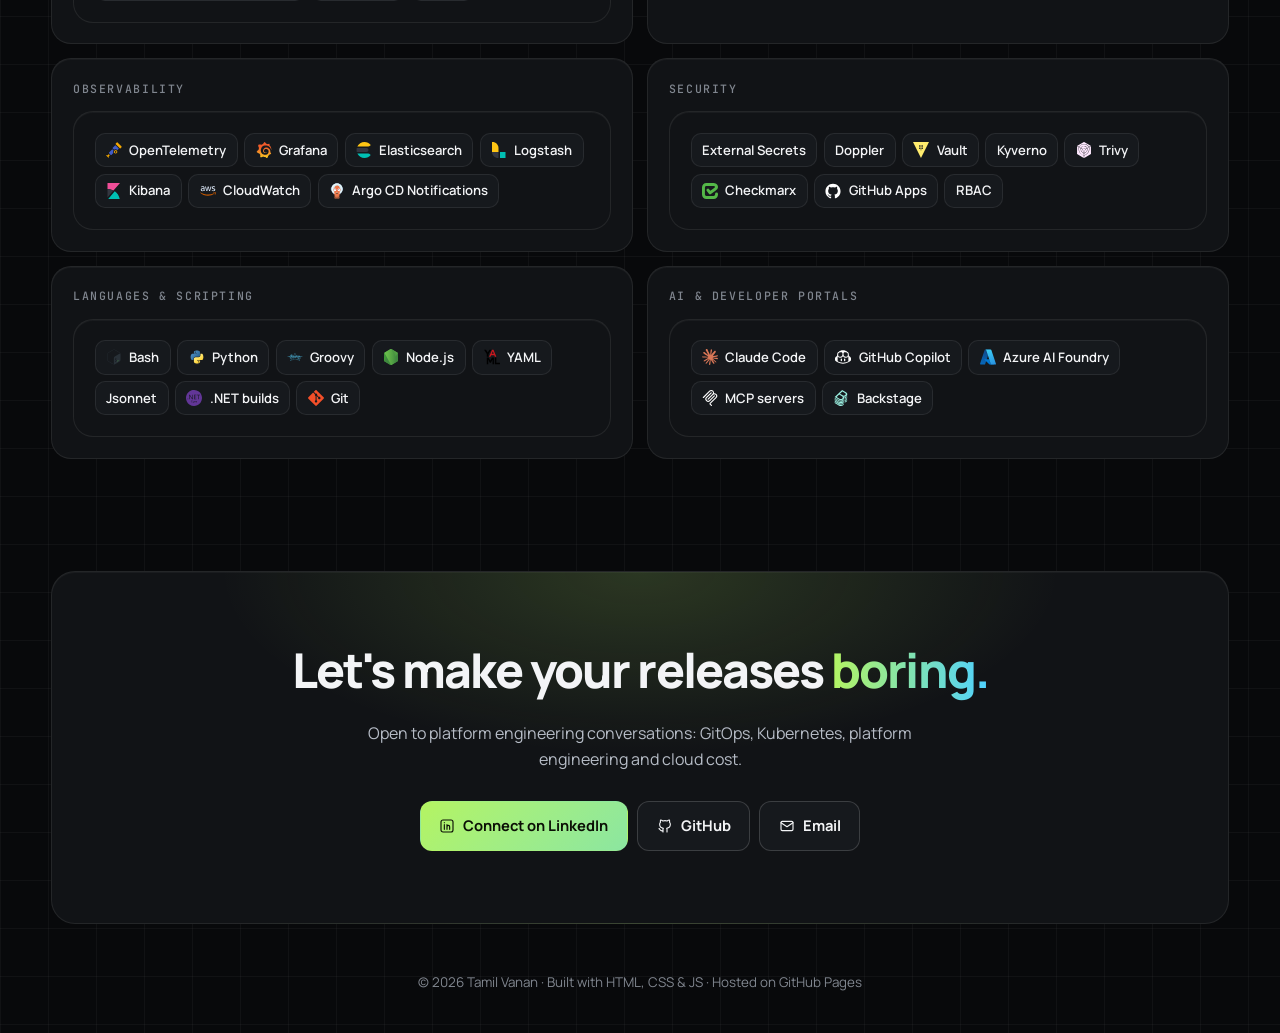
<file: designs/bento/index.html>
<!DOCTYPE html>
<html lang="en" data-theme="dark">
<head>
  <meta charset="UTF-8" />
  <meta name="viewport" content="width=device-width, initial-scale=1.0" />
  <meta name="robots" content="noindex" />
  <meta name="site-root" content="../../" />
  <title>Tamil Vanan — Senior DevOps & SRE Engineer</title>
  <meta name="description" content="Senior DevOps / SRE Engineer architecting GitOps-driven release automation, scalable Kubernetes infrastructure and cost-optimized multi-cloud foundations on AWS and Azure." />
  <link rel="icon" href="../../assets/img/favicon.svg" type="image/svg+xml" />
  <link rel="preconnect" href="https://fonts.googleapis.com" />
  <link rel="preconnect" href="https://fonts.gstatic.com" crossorigin />
  <link href="https://fonts.googleapis.com/css2?family=Manrope:wght@400;500;600;700;800&family=JetBrains+Mono:wght@400;500&display=swap" rel="stylesheet" />
  <script>document.documentElement.dataset.theme = localStorage.getItem("bento-theme") || "dark";</script>
  <link rel="stylesheet" href="../../designs/bento/style.css" />
</head>
<body>
  <header class="top">
    <a href="#" class="logo"><span>TV</span></a>
    <nav class="links" aria-label="Primary"><a href="#work">Work</a><a href="#experience">Experience</a><a href="#toolbox">Toolbox</a><a href="#contact">Contact</a></nav>
    <button class="theme" id="theme" aria-label="Toggle light/dark theme"></button>
  </header>

  <main class="wrap">
    <section class="bento" aria-label="Introduction">
      <article class="tile t-intro">
        <div class="avatar"><span>TV</span></div>
        <p class="eyebrow" id="eyebrow"></p>
        <h1 id="headline"></h1>
        <p class="tagline" id="tagline"></p>
        <div class="row" id="introCta"></div>
      </article>

      <article class="tile t-status">
        <p class="label">Status</p>
        <p class="status"><span class="live"></span><span id="status"></span></p>
        <div class="clock"><b id="time"></b><span id="where"></span></div>
      </article>

      <article class="tile t-metric t-m1"></article>
      <article class="tile t-metric t-m2"></article>

      <article class="tile t-stack">
        <p class="label">Daily drivers</p>
        <div class="loop"><div class="loop__track" id="loopA"></div></div>
        <div class="loop loop--rev"><div class="loop__track" id="loopB"></div></div>
      </article>

      <article class="tile t-now">
        <p class="label">Currently</p>
        <ul class="now" id="now"></ul>
      </article>

      <article class="tile t-metric t-m3"></article>
      <article class="tile t-metric t-years"></article>

      <a class="tile t-social t-li" id="liTile" target="_blank" rel="noopener"></a>
      <a class="tile t-social t-gh" id="ghTile" target="_blank" rel="noopener"></a>
    </section>

    <section class="section" id="about">
      <div class="split">
        <h2 class="h2">Platform engineering that <span class="accent">disappears</span> into the workflow.</h2>
        <div class="prose" id="aboutBody"></div>
      </div>
      <div class="metrics" id="metrics"></div>
    </section>

    <section class="section" id="work">
      <div class="head"><h2 class="h2">Selected work</h2><div class="chips" id="filters"></div></div>
      <div class="cards" id="cards"></div>
    </section>

    <section class="section" id="experience">
      <h2 class="h2">Experience</h2>
      <div class="xp" id="xp"></div>
    </section>

    <section class="section" id="toolbox">
      <h2 class="h2">Toolbox</h2>
      <div class="focus" id="focus"></div>
      <div class="skills" id="skills"></div>
    </section>

    <section class="section" id="contact">
      <div class="tile t-contact">
        <h2 class="h2">Let's make your releases <span class="accent">boring.</span></h2>
        <p id="contactText"></p>
        <div class="row" id="contactCta"></div>
      </div>
    </section>

    <footer class="foot" id="foot"></footer>
  </main>

  <dialog id="modal" aria-labelledby="mTitle">
    <button class="close" id="mClose" aria-label="Close"></button>
    <div id="mBody"></div>
  </dialog>

  <script src="../../assets/content.js"></script>
  <script src="../../assets/shared.js"></script>
  <script src="../../designs/bento/app.js"></script>
</body>
</html>
</file>
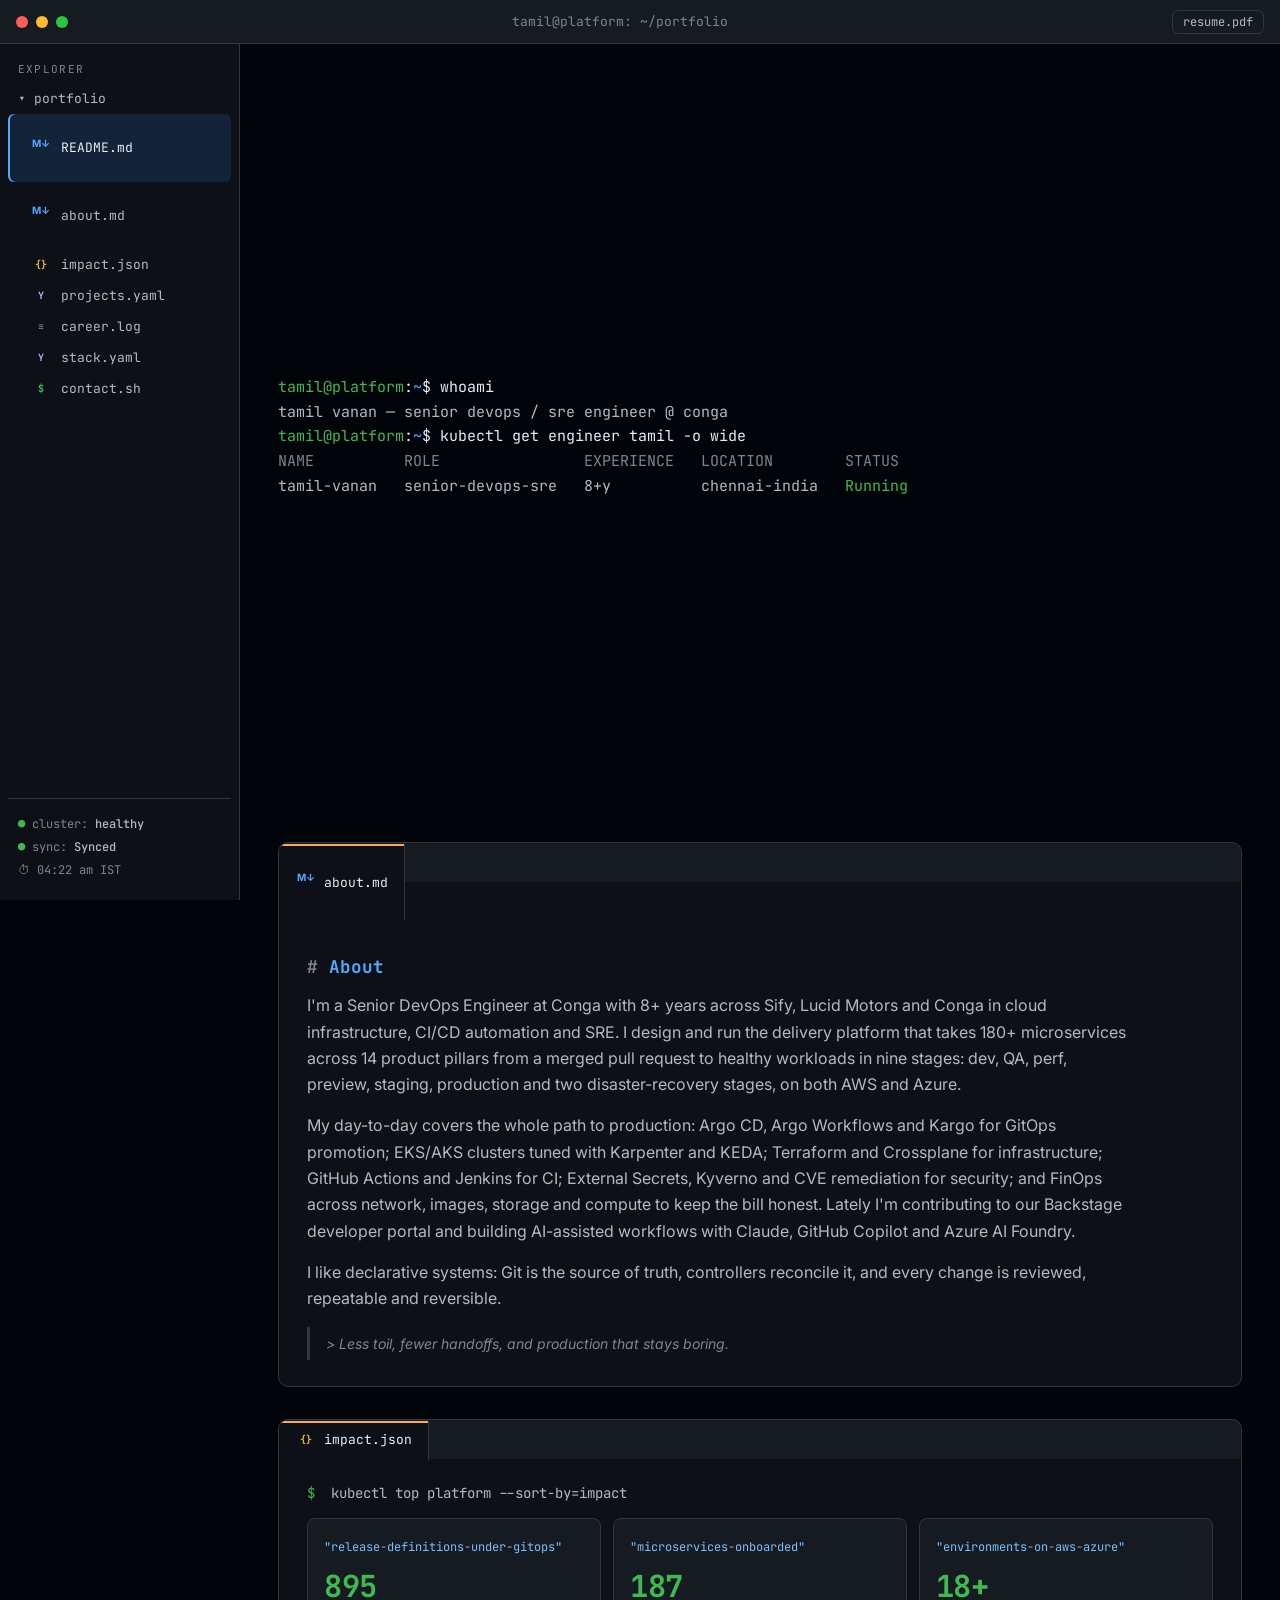
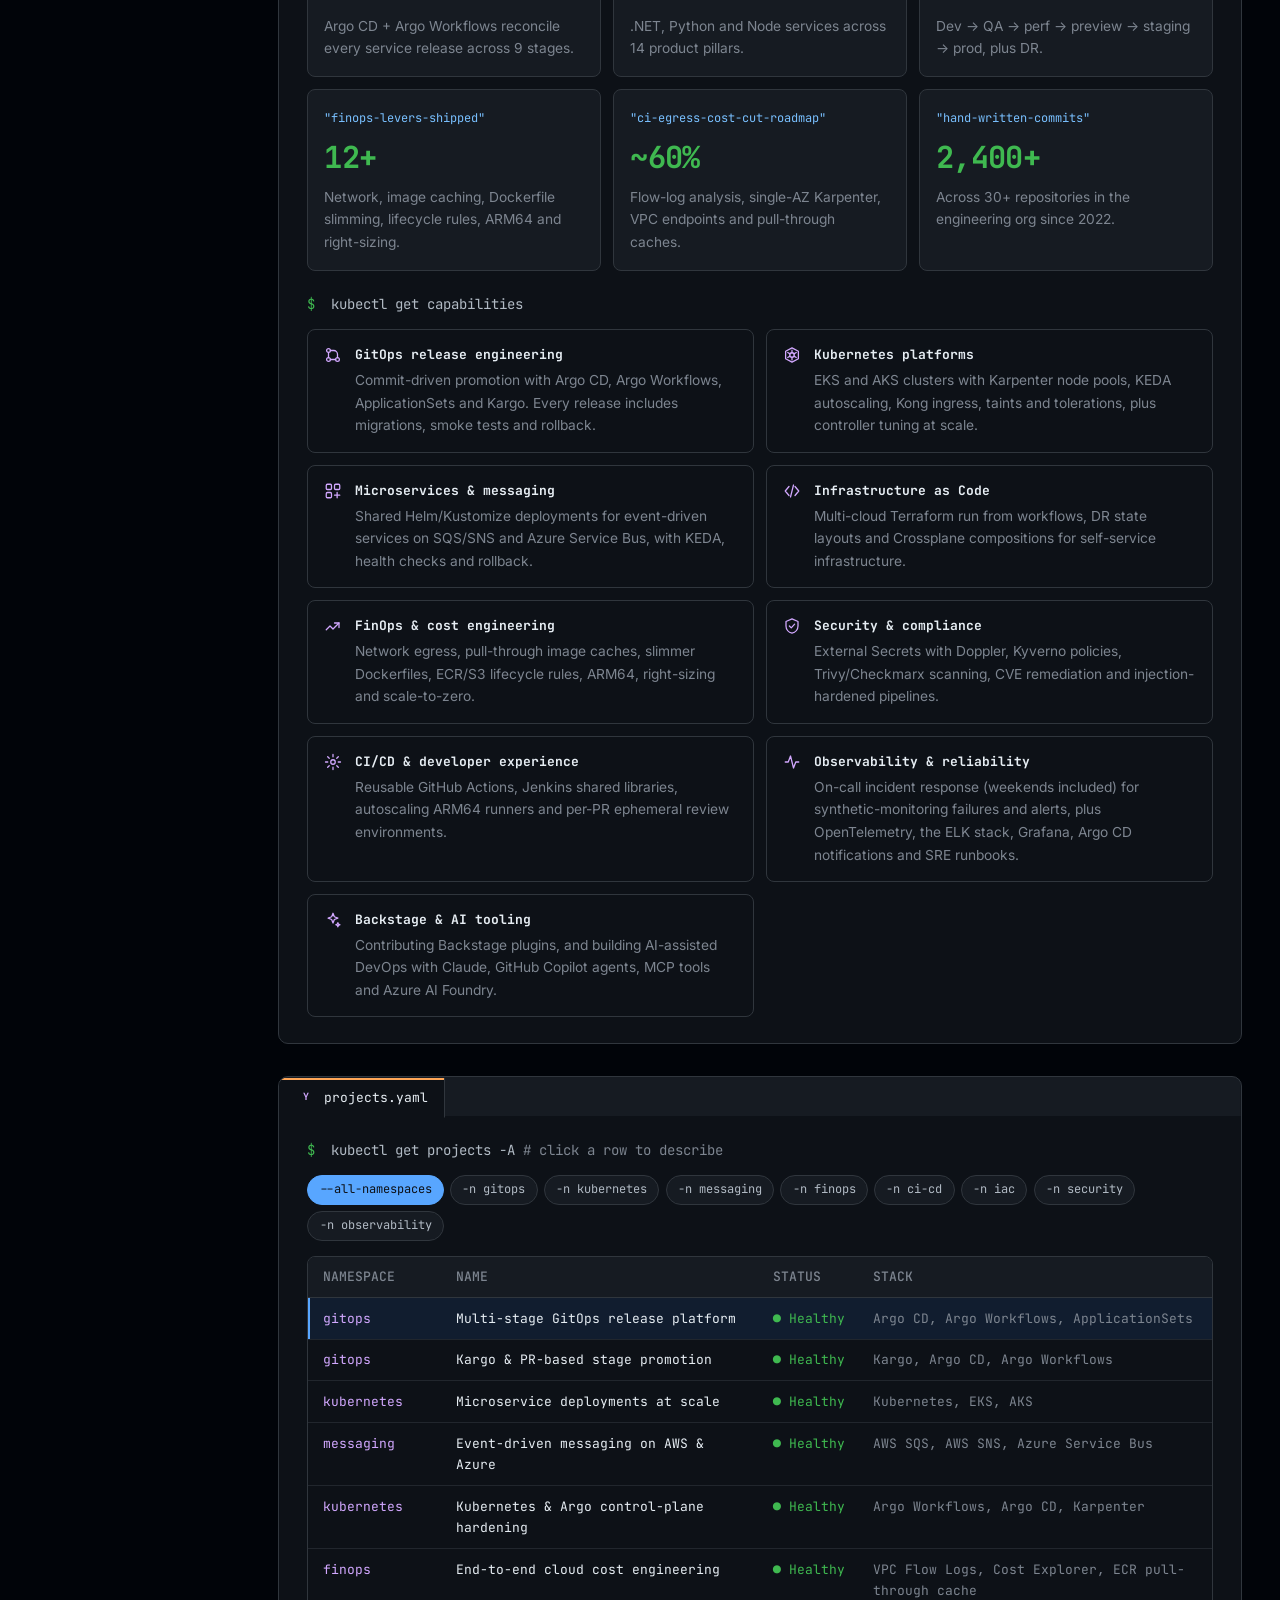
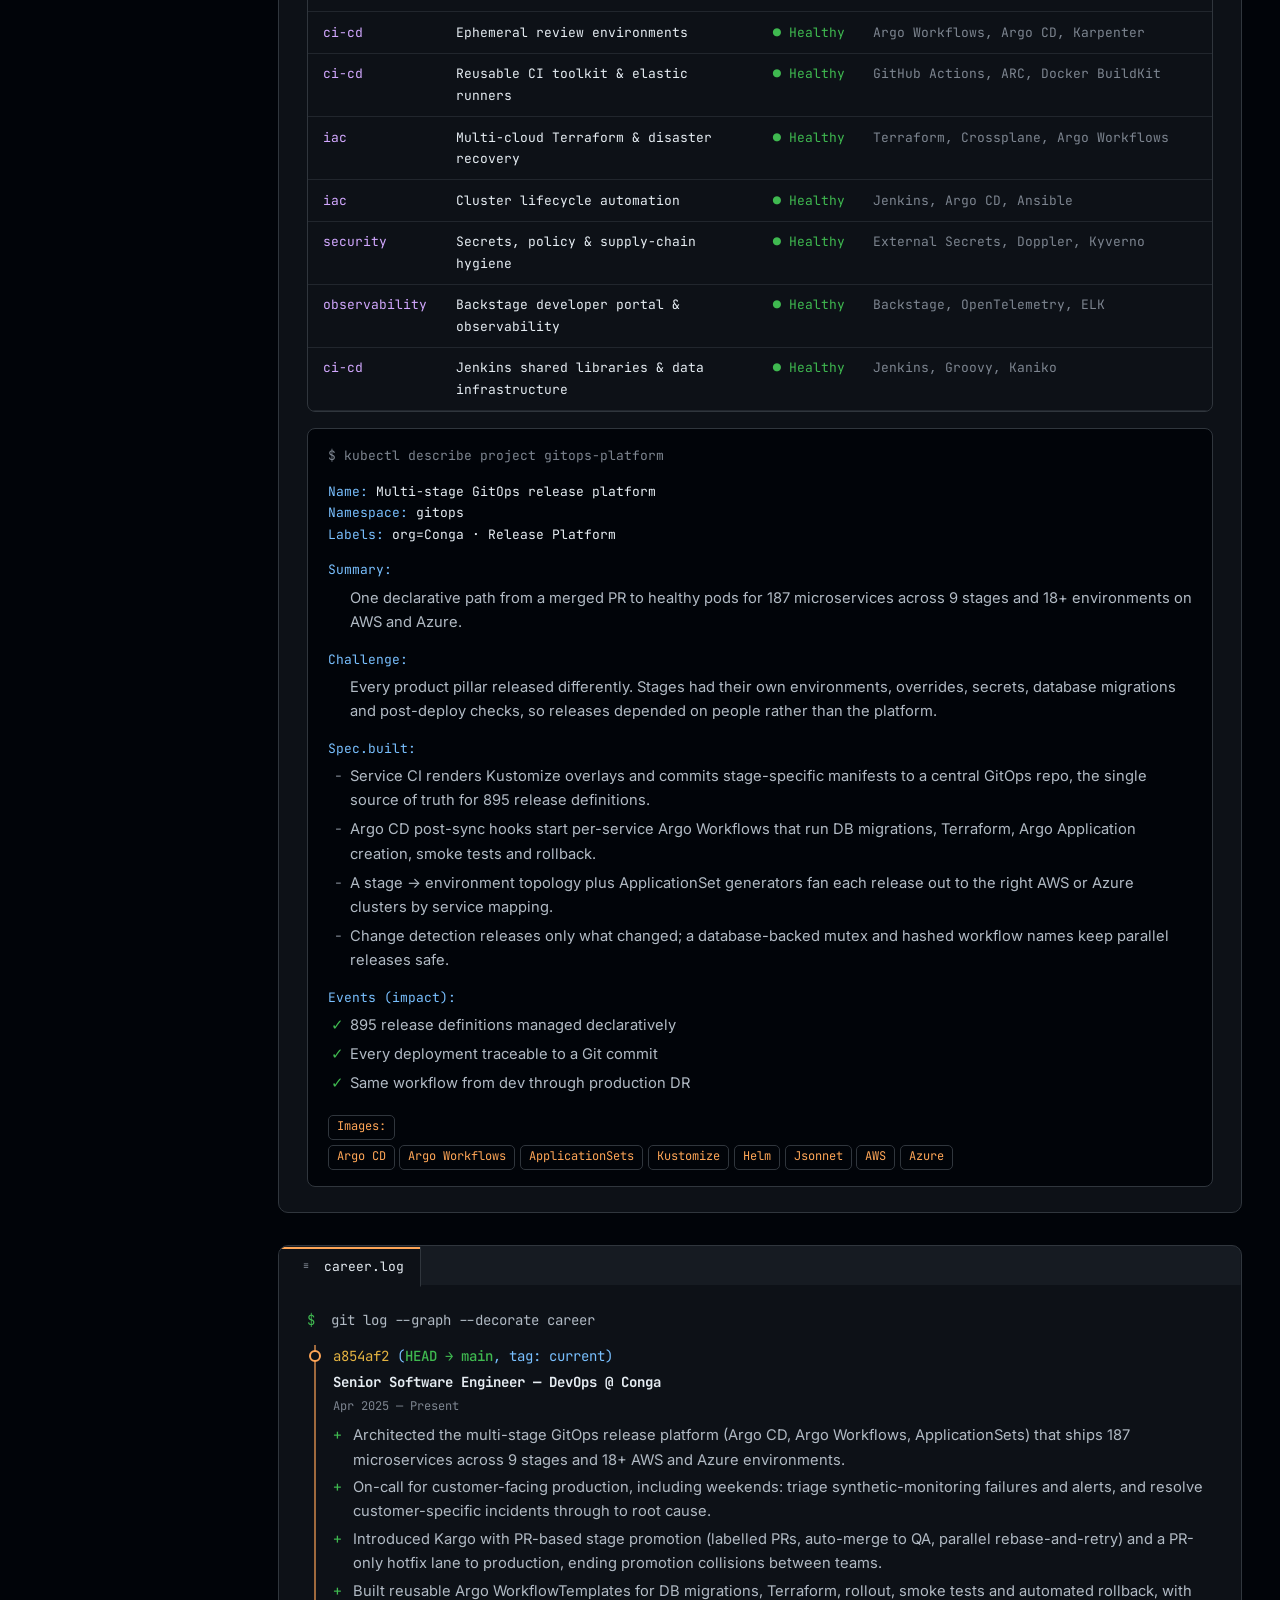
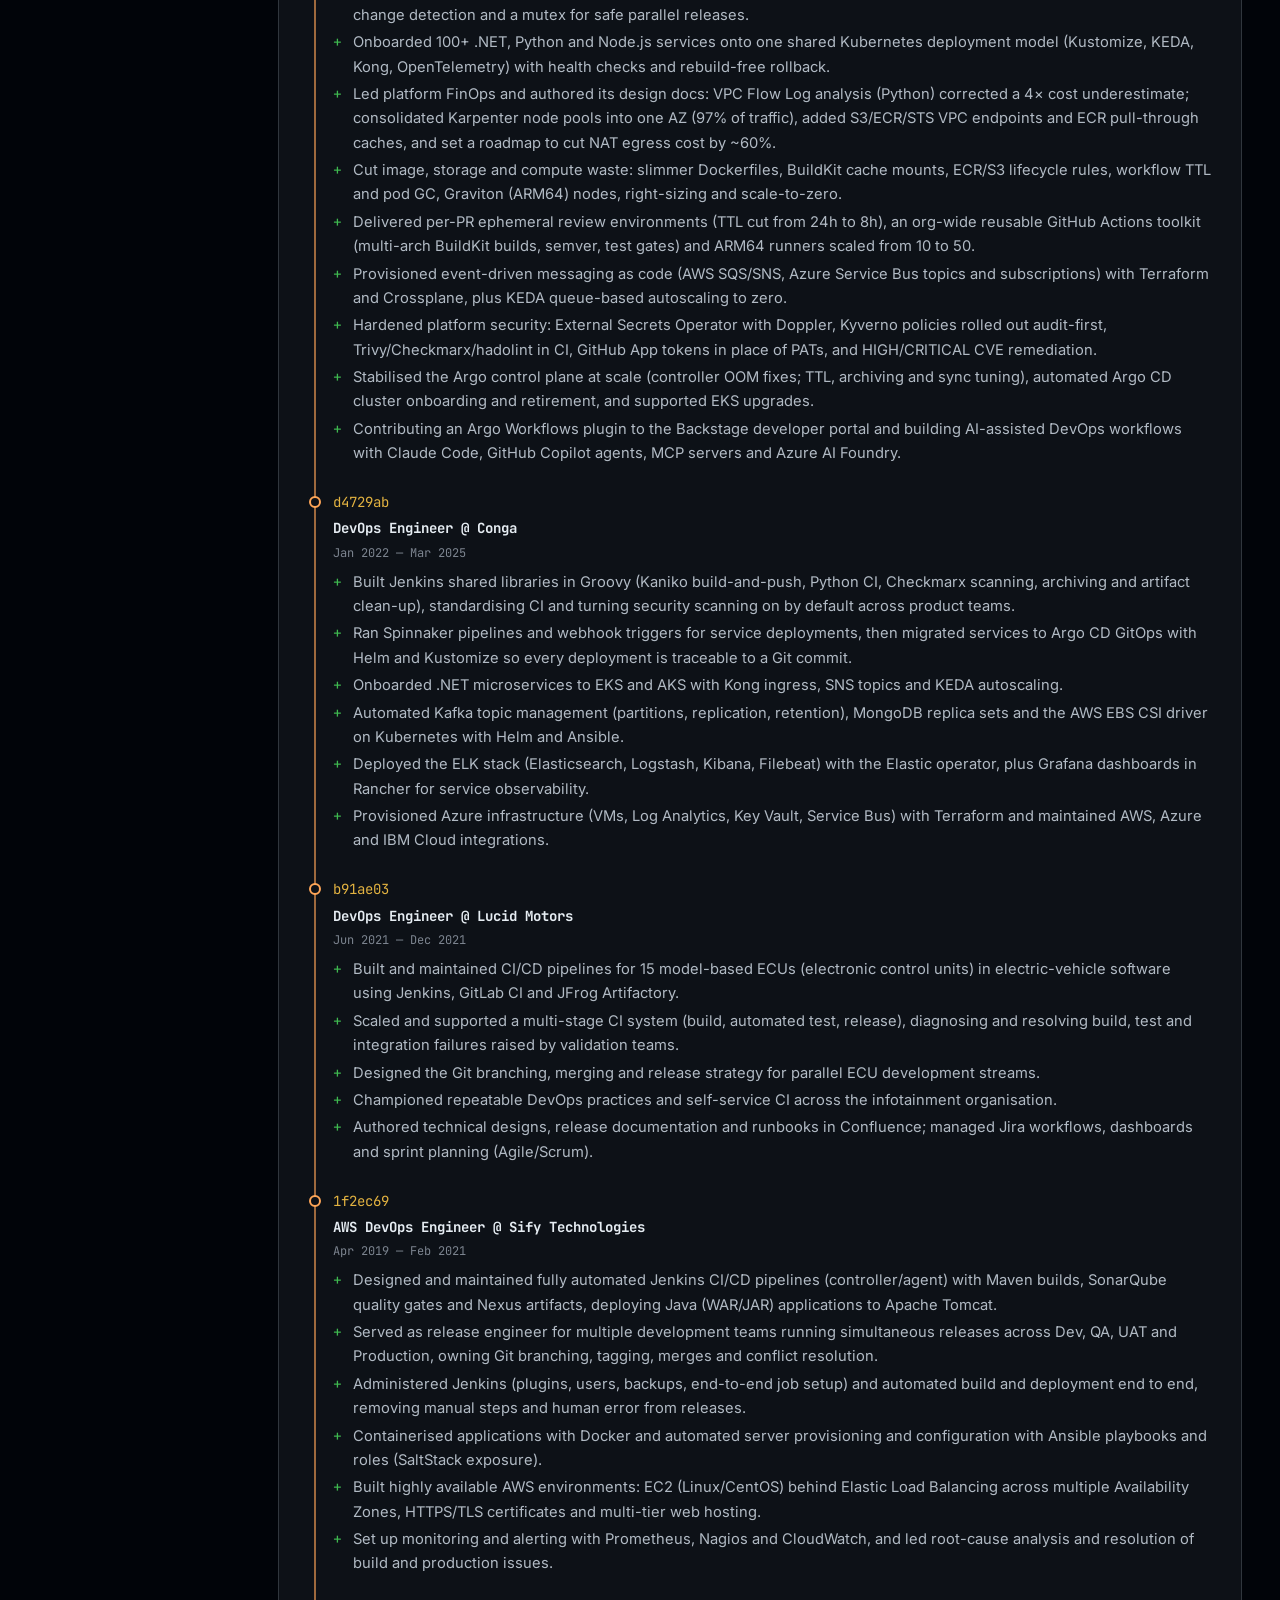
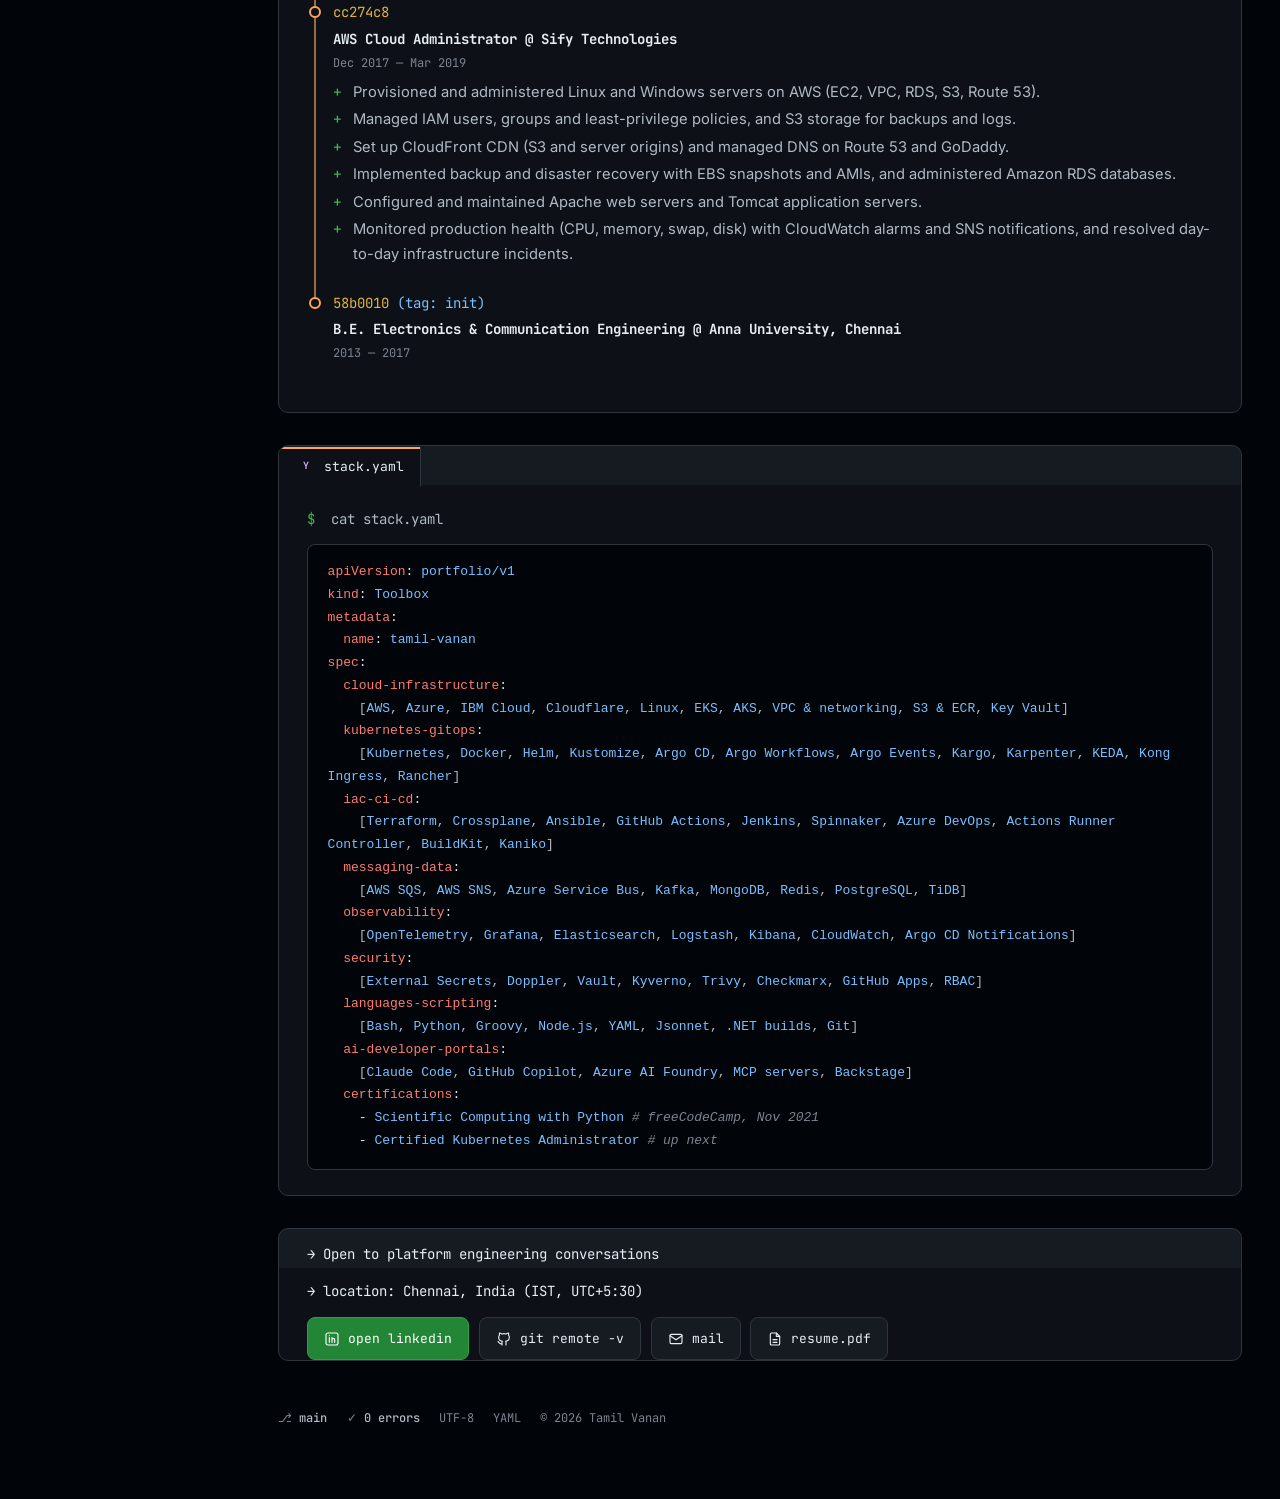
<file: designs/console/index.html>
<!DOCTYPE html>
<html lang="en">
<head>
  <meta charset="UTF-8" />
  <meta name="viewport" content="width=device-width, initial-scale=1.0" />
  <meta name="robots" content="noindex" />
  <meta name="site-root" content="../../" />
  <title>tamil@platform:~ — Senior DevOps & SRE Engineer</title>
  <meta name="description" content="Senior DevOps / SRE Engineer architecting GitOps-driven release automation, scalable Kubernetes infrastructure and cost-optimized multi-cloud foundations on AWS and Azure." />
  <meta name="theme-color" content="#0d1117" />
  <link rel="icon" href="../../assets/img/favicon.svg" type="image/svg+xml" />
  <link rel="preconnect" href="https://fonts.googleapis.com" />
  <link rel="preconnect" href="https://fonts.gstatic.com" crossorigin />
  <link href="https://fonts.googleapis.com/css2?family=JetBrains+Mono:ital,wght@0,400;0,500;0,700;1,400&family=Inter:wght@400;500;600&display=swap" rel="stylesheet" />
  <link rel="stylesheet" href="../../designs/console/style.css" />
</head>
<body>
  <div class="app">
    <header class="titlebar">
      <span class="dots"><i></i><i></i><i></i></span>
      <span class="title">tamil@platform: ~/portfolio</span>
      <span class="tb-right"><a id="tbResume" target="_blank" rel="noopener">resume.pdf</a></span>
    </header>

    <div class="body">
      <aside class="explorer" aria-label="Sections">
        <p class="ex-head">EXPLORER</p>
        <p class="ex-folder">▾ portfolio</p>
        <nav id="files">
          <a href="#whoami"><span class="ft md">M↓</span>README.md</a>
          <a href="#about"><span class="ft md">M↓</span>about.md</a>
          <a href="#impact"><span class="ft json">{}</span>impact.json</a>
          <a href="#projects"><span class="ft yml">Y</span>projects.yaml</a>
          <a href="#experience"><span class="ft log">≡</span>career.log</a>
          <a href="#stack"><span class="ft yml">Y</span>stack.yaml</a>
          <a href="#contact"><span class="ft sh">$</span>contact.sh</a>
        </nav>
        <div class="ex-status">
          <p><span class="ok">●</span> cluster: <b>healthy</b></p>
          <p><span class="ok">●</span> sync: <b>Synced</b></p>
          <p id="clock"></p>
        </div>
      </aside>

      <main class="main">
        <section id="whoami" class="term">
          <div class="term-out" id="typed" aria-live="polite"></div>
          <div class="hero-text" id="heroText"></div>
        </section>

        <section id="about" class="pane">
          <div class="pane-tab"><span class="ft md">M↓</span>about.md</div>
          <div class="md" id="aboutMd"></div>
        </section>

        <section id="impact" class="pane">
          <div class="pane-tab"><span class="ft json">{}</span>impact.json</div>
          <p class="cmd"><span class="ps">$</span> kubectl top platform --sort-by=impact</p>
          <div class="metric-grid" id="metrics"></div>
          <p class="cmd"><span class="ps">$</span> kubectl get capabilities</p>
          <div class="caps" id="caps"></div>
        </section>

        <section id="projects" class="pane">
          <div class="pane-tab"><span class="ft yml">Y</span>projects.yaml</div>
          <p class="cmd"><span class="ps">$</span> kubectl get projects -A <span class="dim"># click a row to describe</span></p>
          <div class="ns-filter" id="nsFilter"></div>
          <div class="table-wrap">
            <table class="k-table" id="projTable">
              <thead><tr><th>NAMESPACE</th><th>NAME</th><th>STATUS</th><th>STACK</th></tr></thead>
              <tbody></tbody>
            </table>
          </div>
          <div class="describe" id="describe"></div>
        </section>

        <section id="experience" class="pane">
          <div class="pane-tab"><span class="ft log">≡</span>career.log</div>
          <p class="cmd"><span class="ps">$</span> git log --graph --decorate career</p>
          <div class="gitlog" id="gitlog"></div>
        </section>

        <section id="stack" class="pane">
          <div class="pane-tab"><span class="ft yml">Y</span>stack.yaml</div>
          <p class="cmd"><span class="ps">$</span> cat stack.yaml</p>
          <pre class="yaml" id="yaml"></pre>
        </section>

        <section id="contact" class="pane">
          <div class="pane-tab"><span class="ft sh">$</span>contact.sh</div>
          <p class="cmd"><span class="ps">$</span> ./contact.sh --open-to "platform engineering"</p>
          <div class="contact" id="contact"></div>
          <p class="cmd blink"><span class="ps">$</span> <span class="cursor"></span></p>
        </section>

        <footer class="statusbar" id="statusbar"></footer>
      </main>
    </div>
  </div>

  <script src="../../assets/content.js"></script>
  <script src="../../assets/shared.js"></script>
  <script src="../../designs/console/app.js"></script>
</body>
</html>
</file>
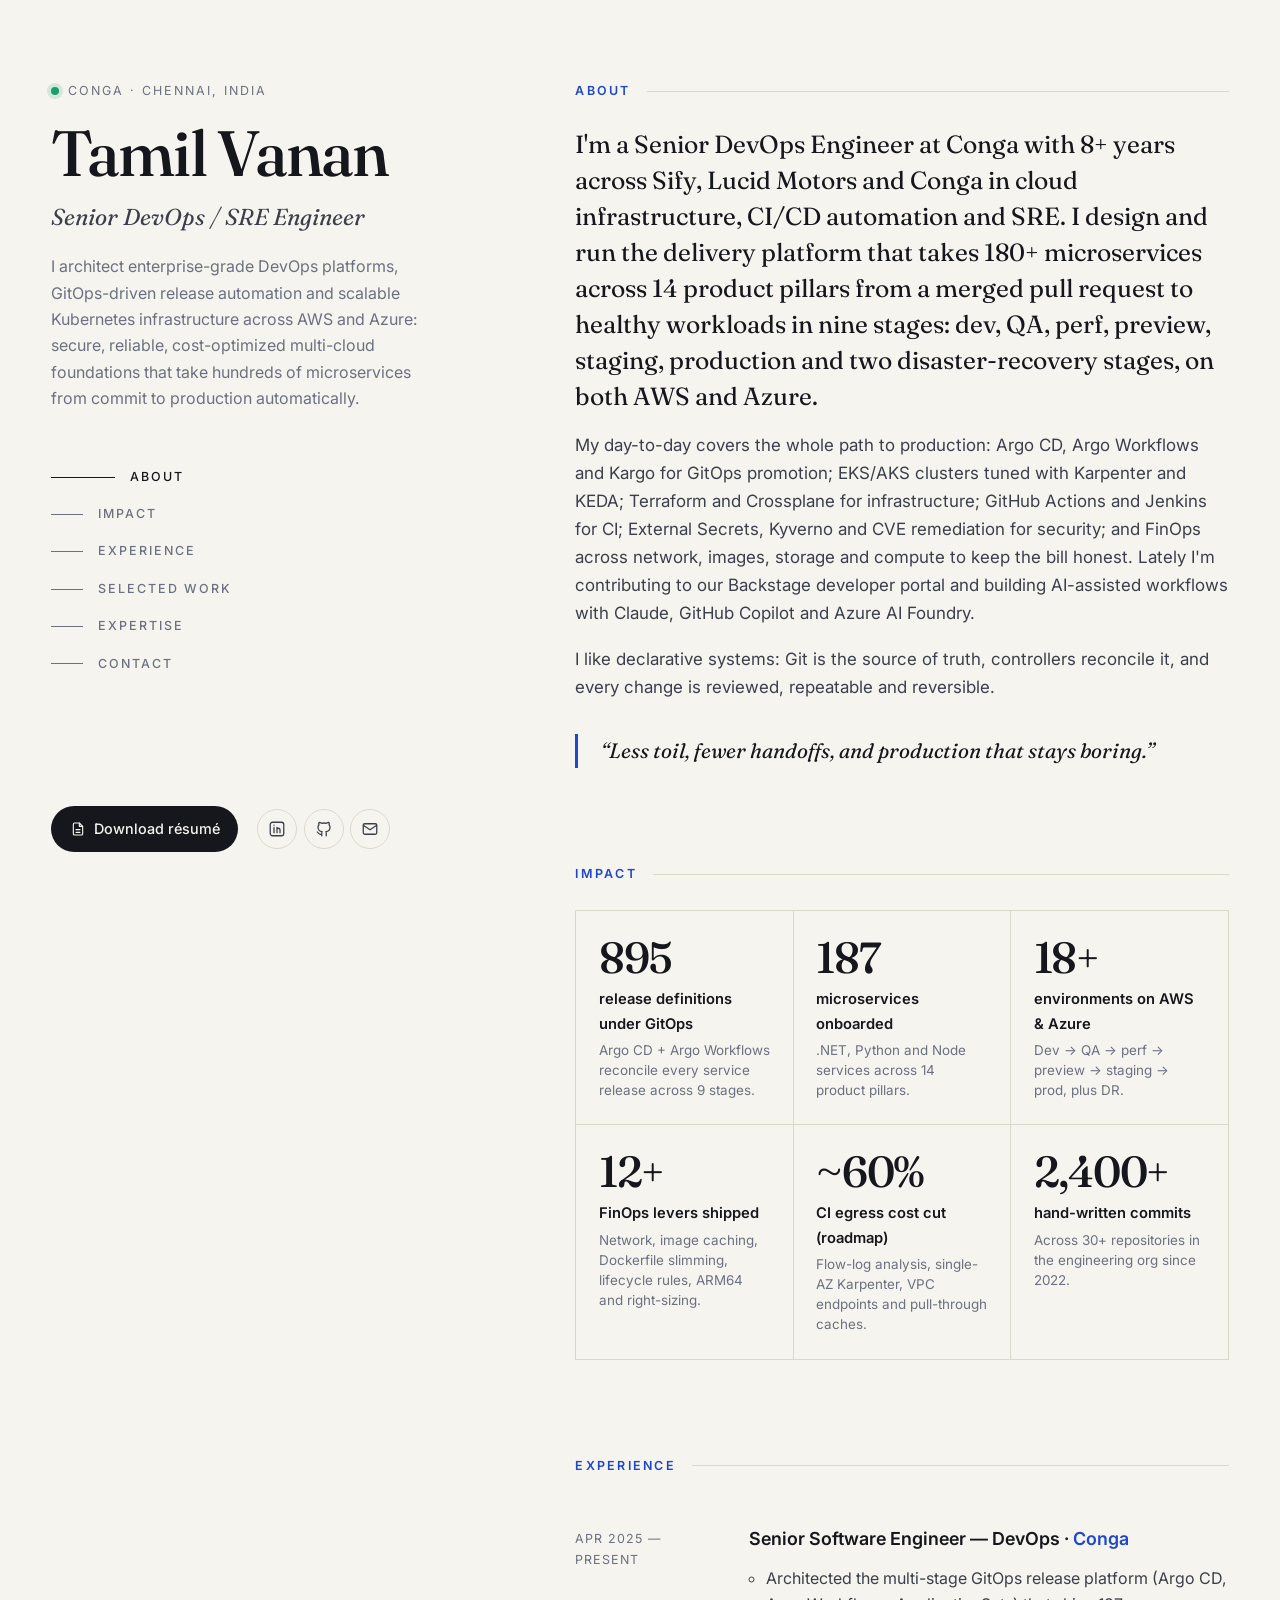
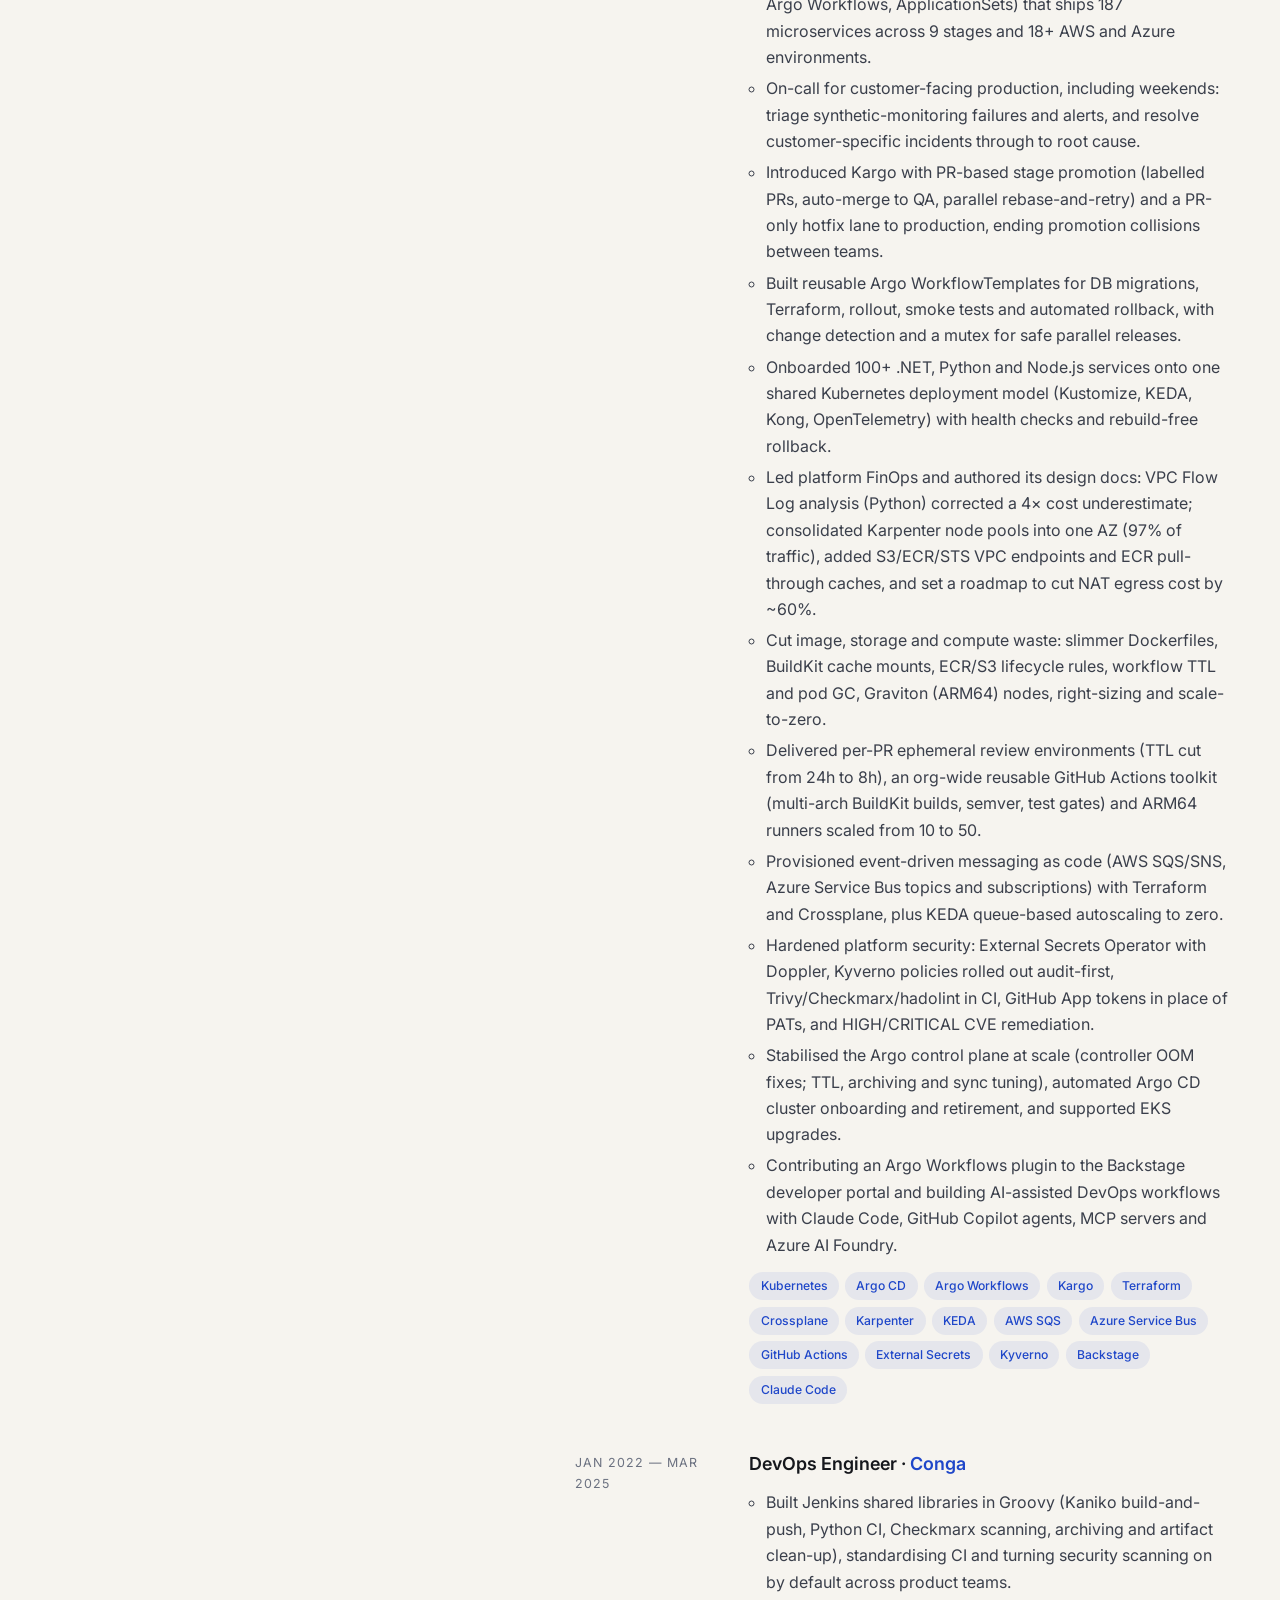
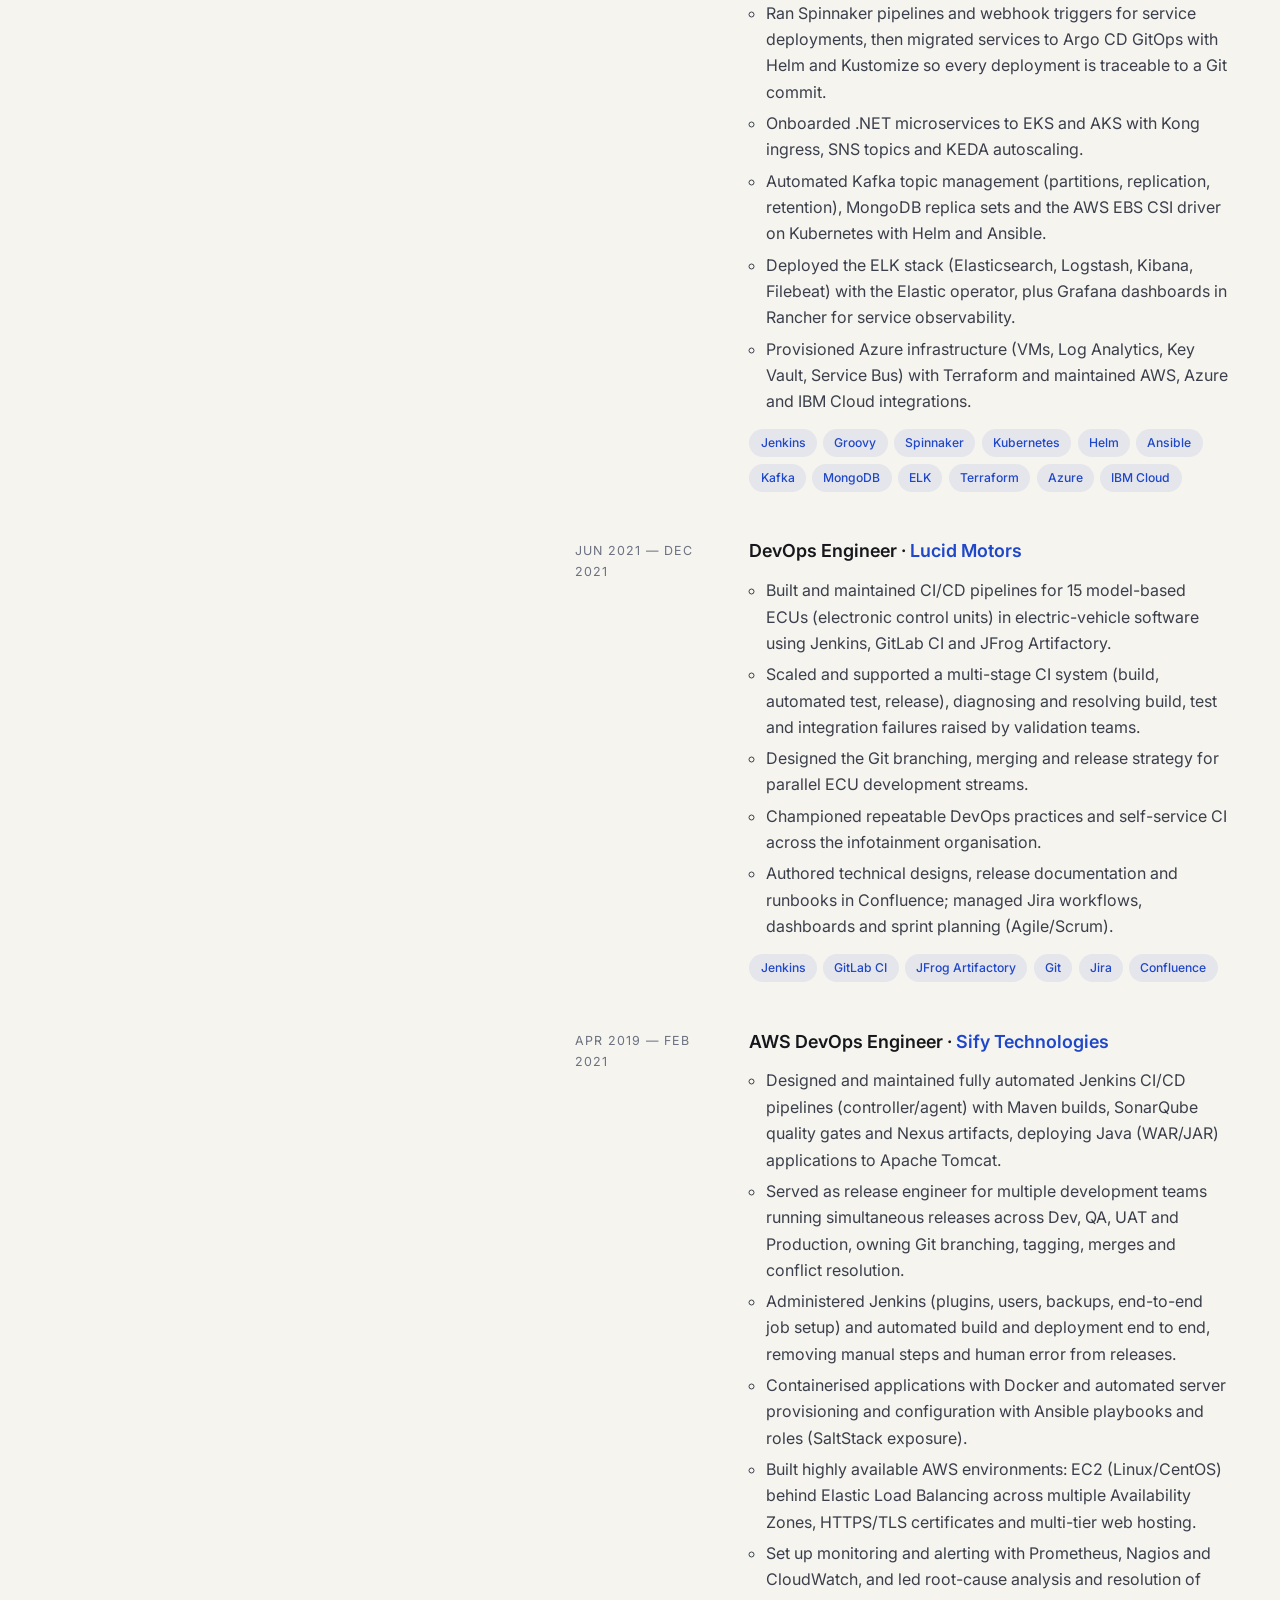
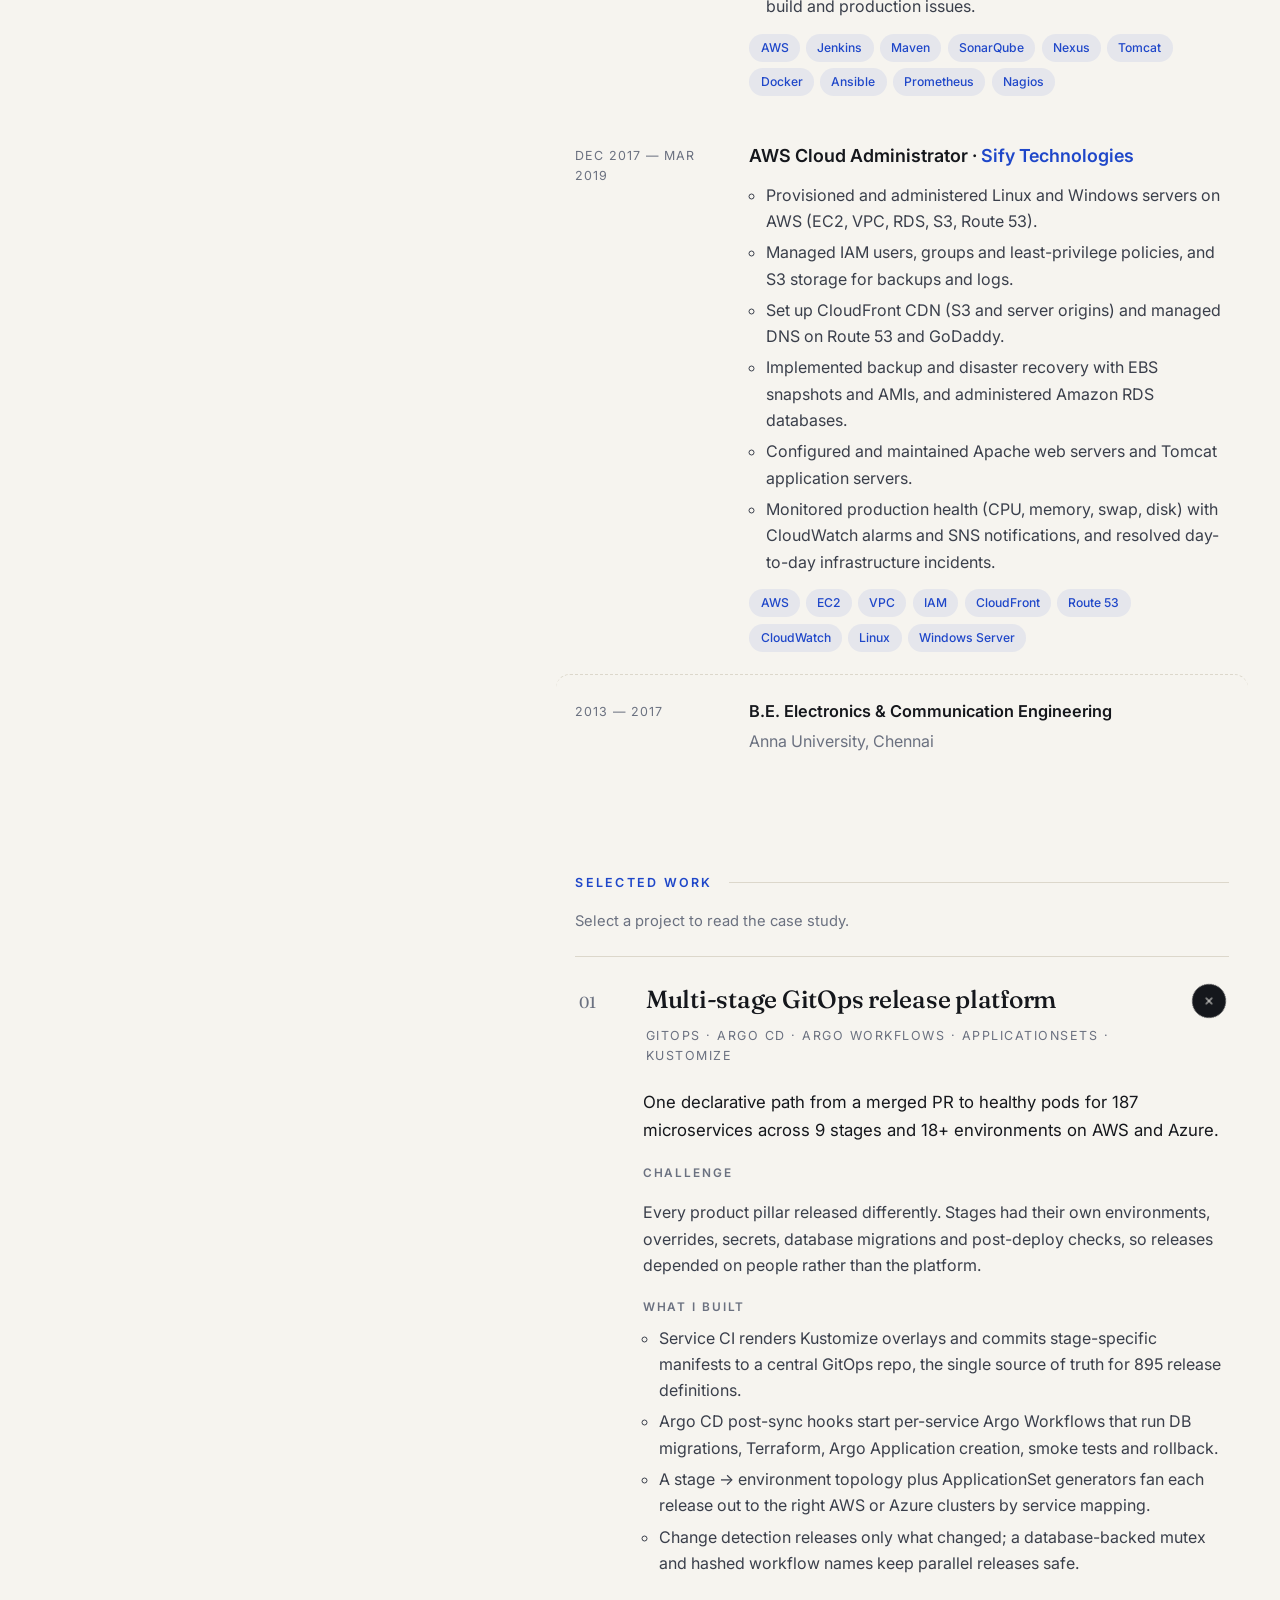
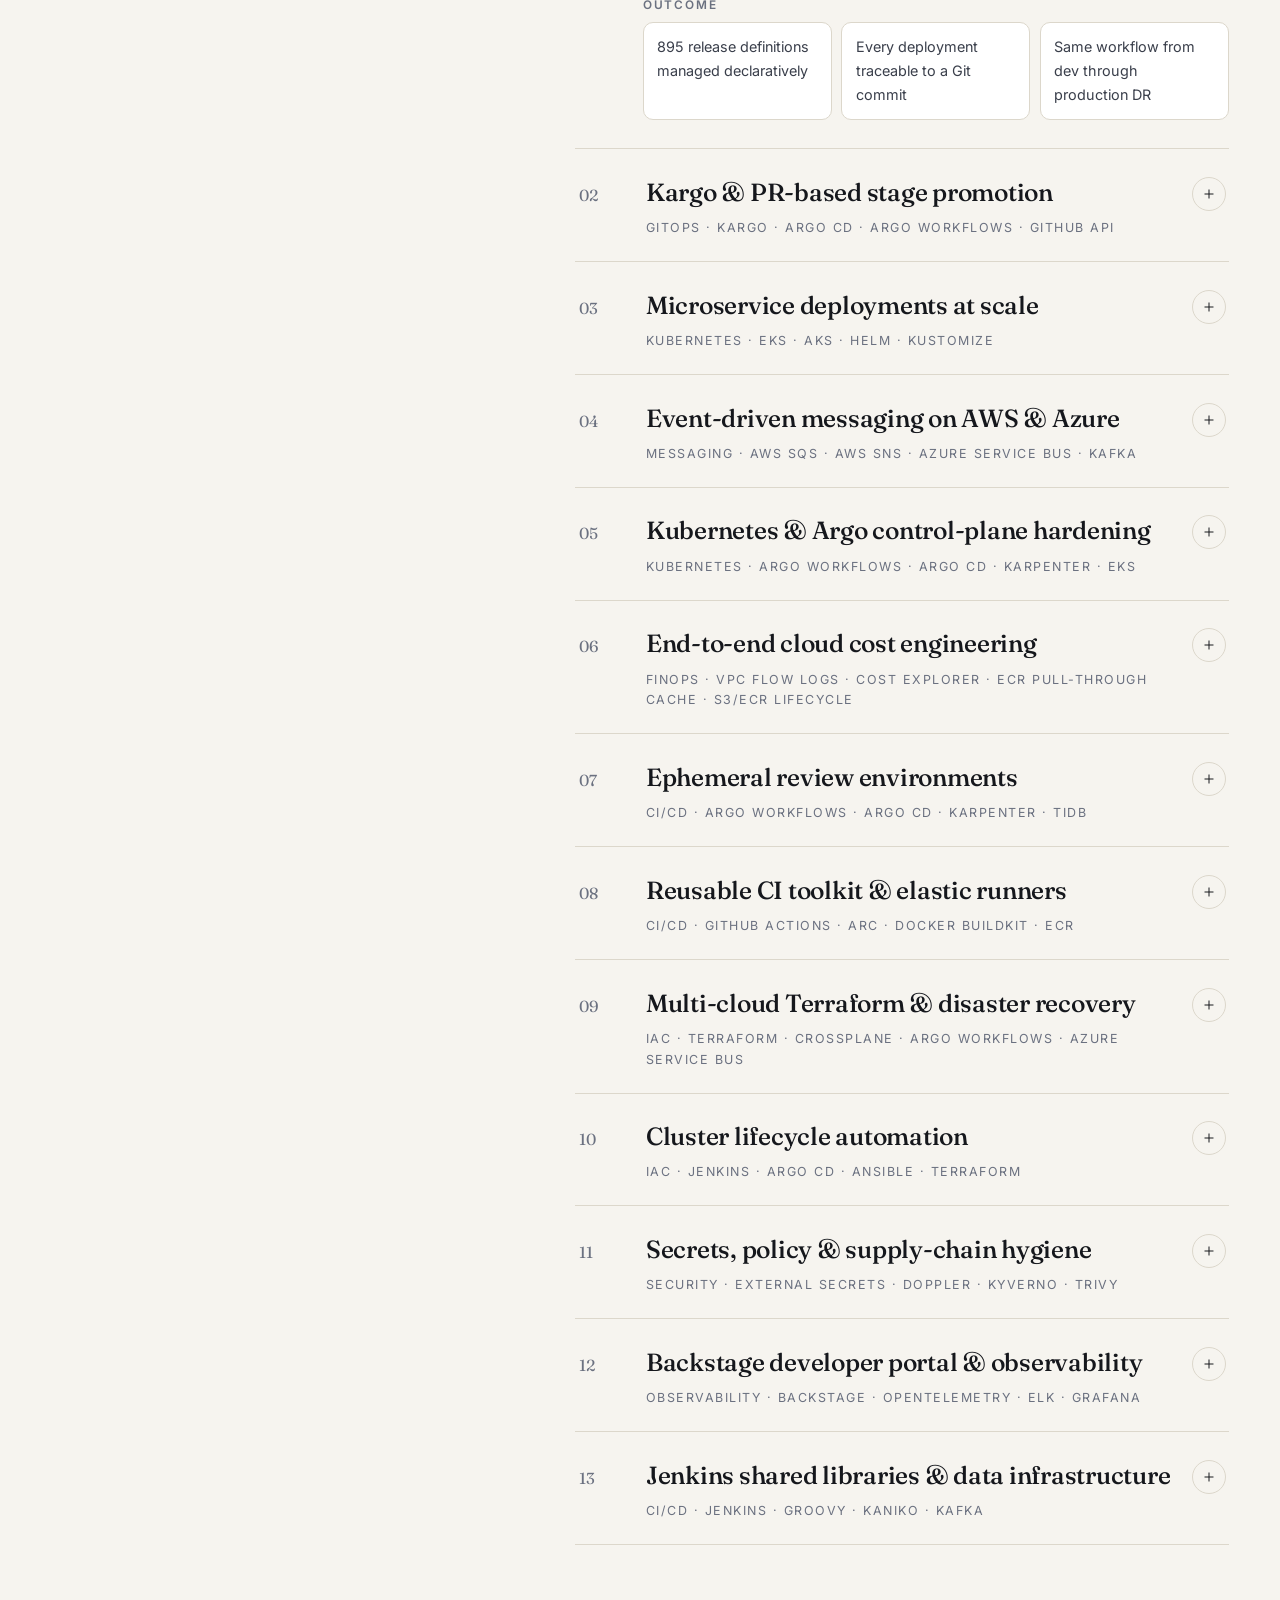
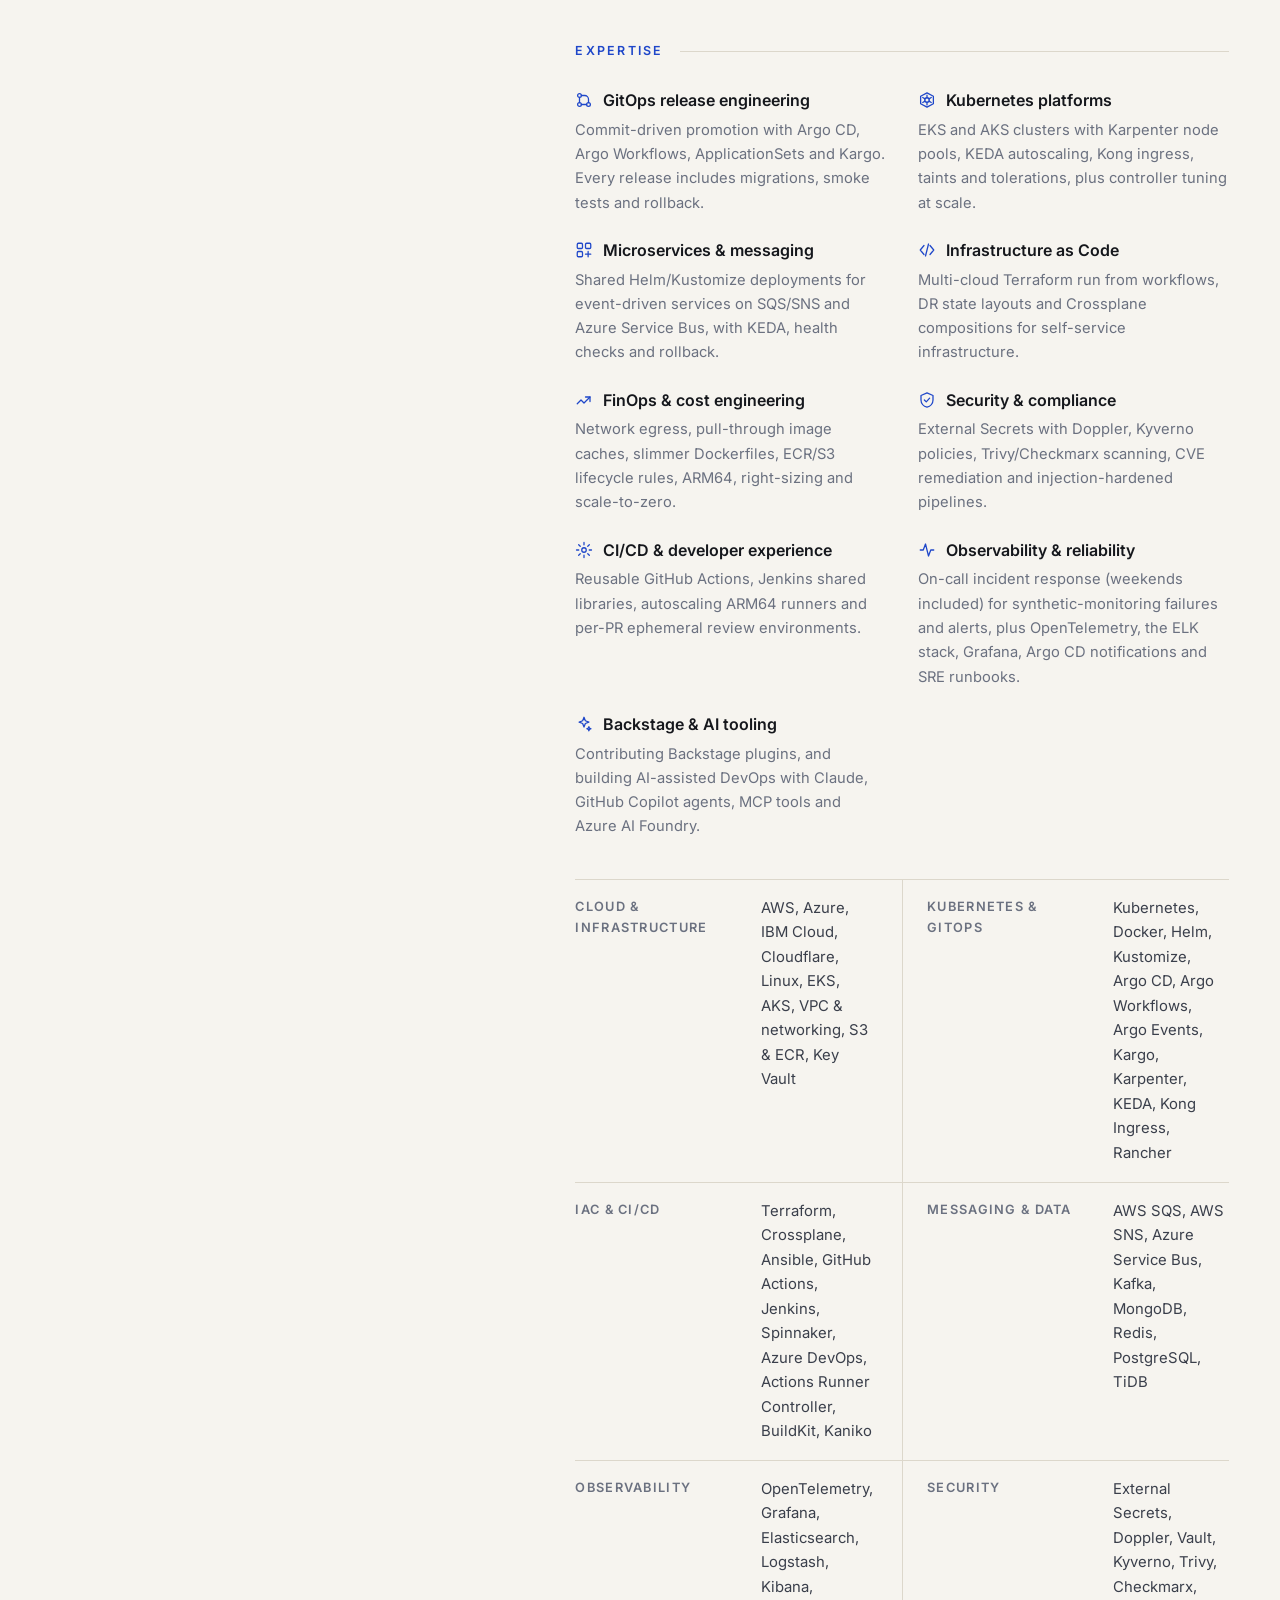
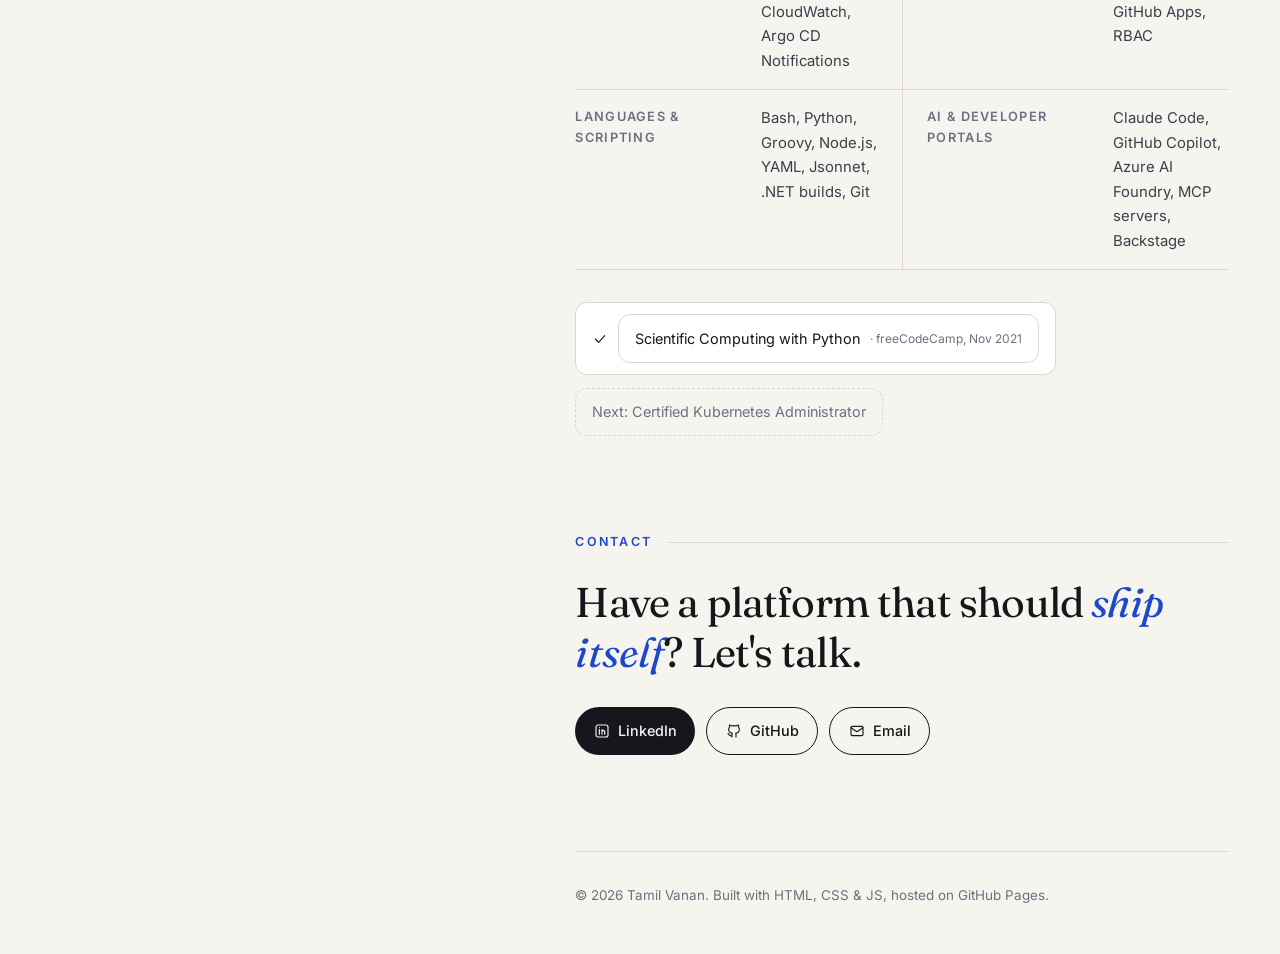
<file: designs/executive/index.html>
<!DOCTYPE html>
<html lang="en">
<head>
  <meta charset="UTF-8" />
  <meta name="viewport" content="width=device-width, initial-scale=1.0" />
  <meta name="robots" content="noindex" />
  <meta name="site-root" content="../../" />
  <title>Tamil Vanan — Senior DevOps & SRE Engineer</title>
  <meta name="description" content="Senior DevOps / SRE Engineer architecting GitOps-driven release automation, scalable Kubernetes infrastructure and cost-optimized multi-cloud foundations on AWS and Azure." />
  <meta name="theme-color" content="#f6f4ef" />
  <link rel="icon" href="../../assets/img/favicon.svg" type="image/svg+xml" />
  <link rel="preconnect" href="https://fonts.googleapis.com" />
  <link rel="preconnect" href="https://fonts.gstatic.com" crossorigin />
  <link href="https://fonts.googleapis.com/css2?family=Fraunces:opsz,wght@9..144,400;9..144,500;9..144,600&family=Inter:wght@400;500;600&display=swap" rel="stylesheet" />
  <link rel="stylesheet" href="../../designs/executive/style.css" />
</head>
<body>
  <div class="layout">
    <aside class="side">
      <div class="side__top">
        <p class="eyebrow" id="eyebrow"></p>
        <h1 class="name" id="name"></h1>
        <p class="role" id="role"></p>
        <p class="intro" id="intro"></p>
        <nav class="toc" aria-label="Sections">
          <a href="#about"><i></i>About</a>
          <a href="#impact"><i></i>Impact</a>
          <a href="#experience"><i></i>Experience</a>
          <a href="#work"><i></i>Selected work</a>
          <a href="#expertise"><i></i>Expertise</a>
          <a href="#contact"><i></i>Contact</a>
        </nav>
      </div>
      <div class="side__bottom">
        <a class="btn" id="resume" target="_blank" rel="noopener"></a>
        <div class="social" id="social"></div>
      </div>
    </aside>

    <main class="content">
      <section id="about" class="block">
        <h2 class="label">About</h2>
        <div id="about-body" class="prose"></div>
        <blockquote class="pull" id="quote"></blockquote>
      </section>

      <section id="impact" class="block">
        <h2 class="label">Impact</h2>
        <div class="numbers" id="numbers"></div>
      </section>

      <section id="experience" class="block">
        <h2 class="label">Experience</h2>
        <ol class="jobs" id="jobs"></ol>
      </section>

      <section id="work" class="block">
        <h2 class="label">Selected work</h2>
        <p class="muted">Select a project to read the case study.</p>
        <ol class="projects" id="projects"></ol>
      </section>

      <section id="expertise" class="block">
        <h2 class="label">Expertise</h2>
        <div class="areas" id="areas"></div>
        <div class="skills" id="skills"></div>
        <div class="creds" id="creds"></div>
      </section>

      <section id="contact" class="block">
        <h2 class="label">Contact</h2>
        <p class="big">Have a platform that should <em>ship itself</em>? Let's talk.</p>
        <div class="contact" id="contact-links"></div>
      </section>

      <footer class="foot" id="foot"></footer>
    </main>
  </div>

  <script src="../../assets/content.js"></script>
  <script src="../../assets/shared.js"></script>
  <script src="../../designs/executive/app.js"></script>
</body>
</html>
</file>
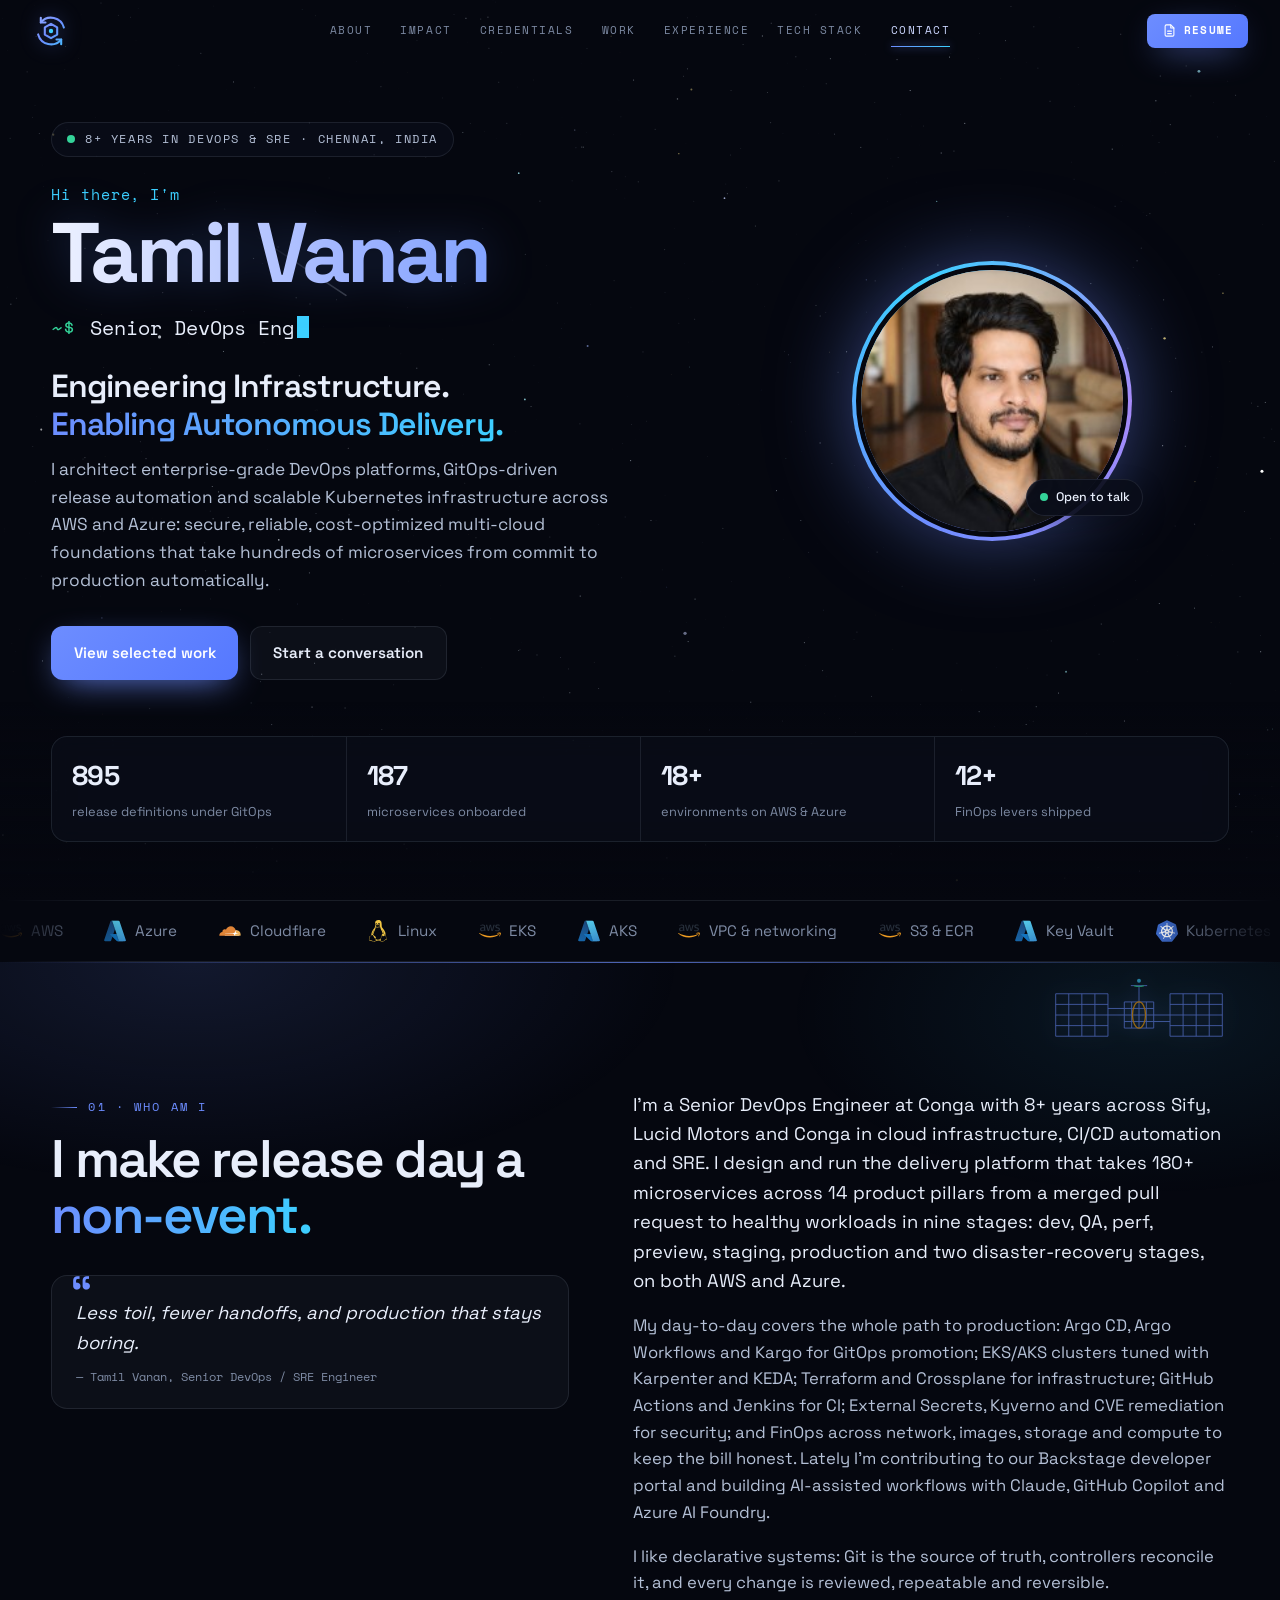
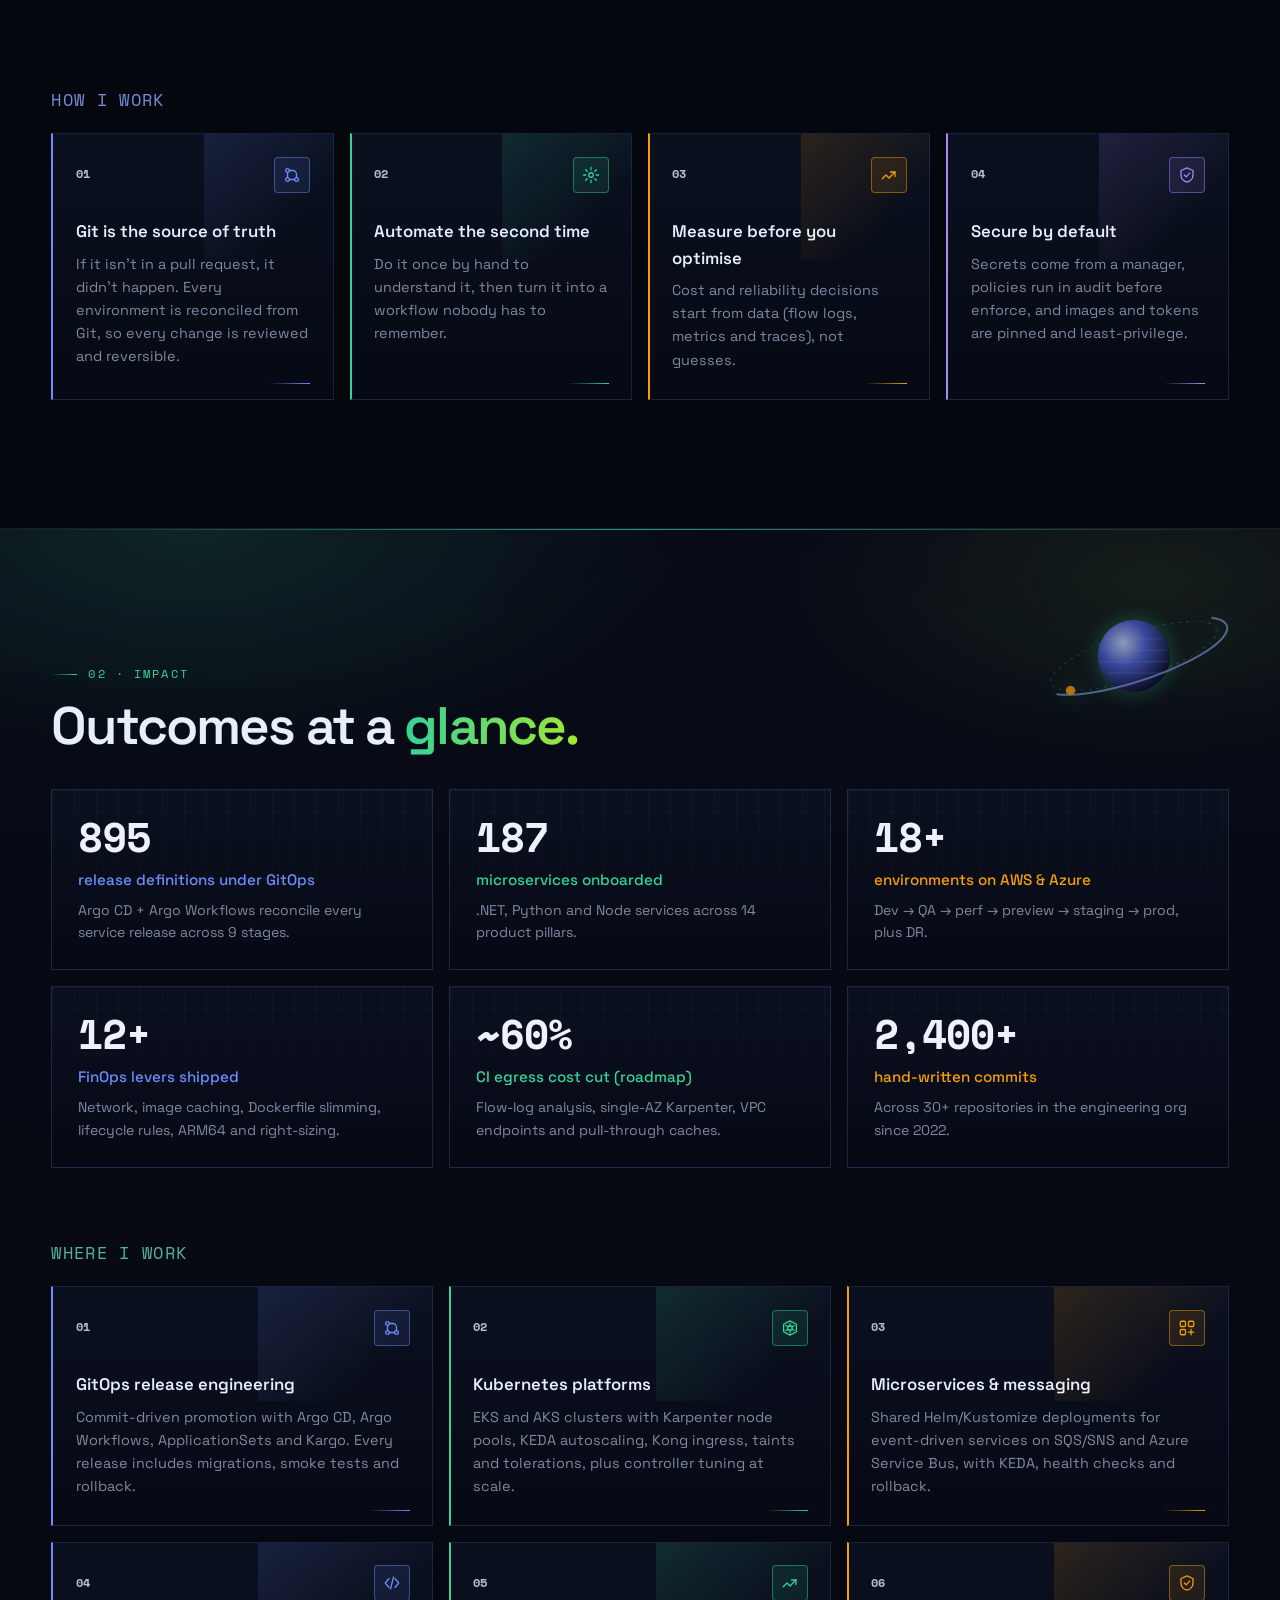
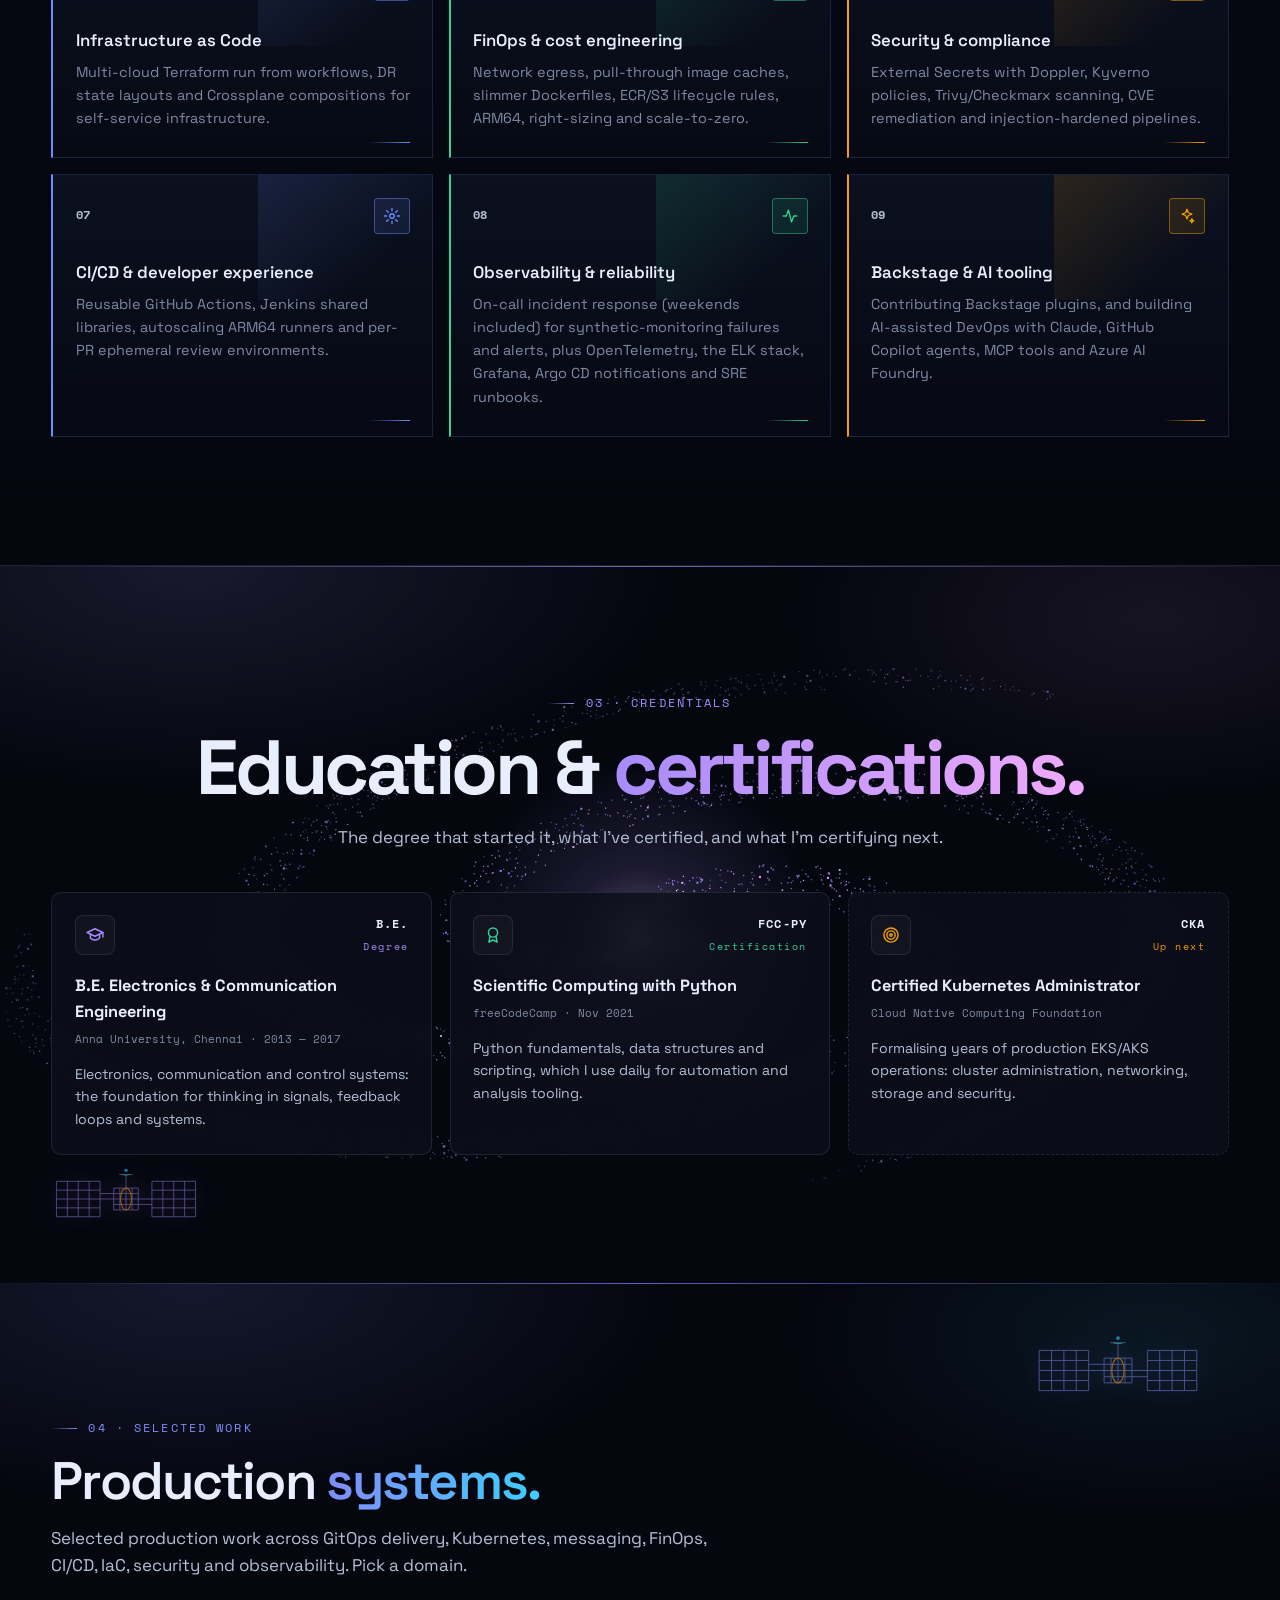
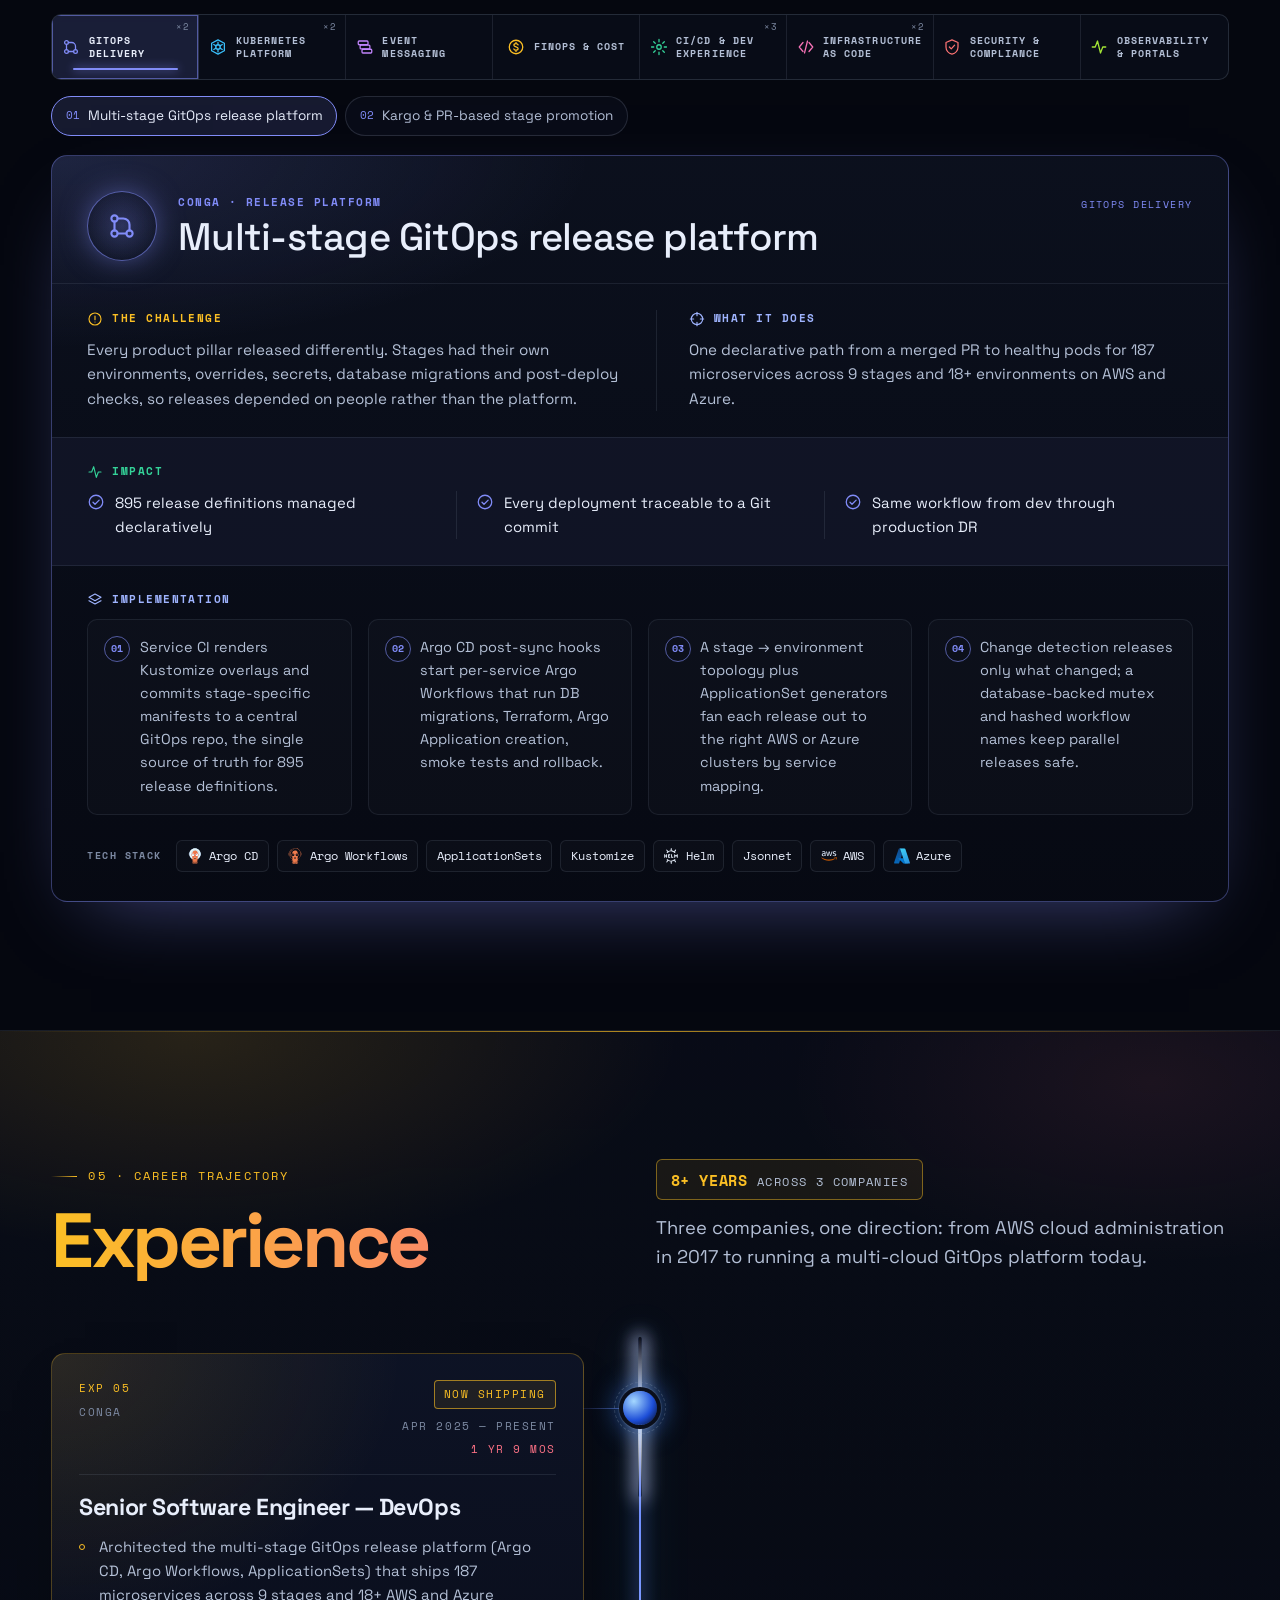
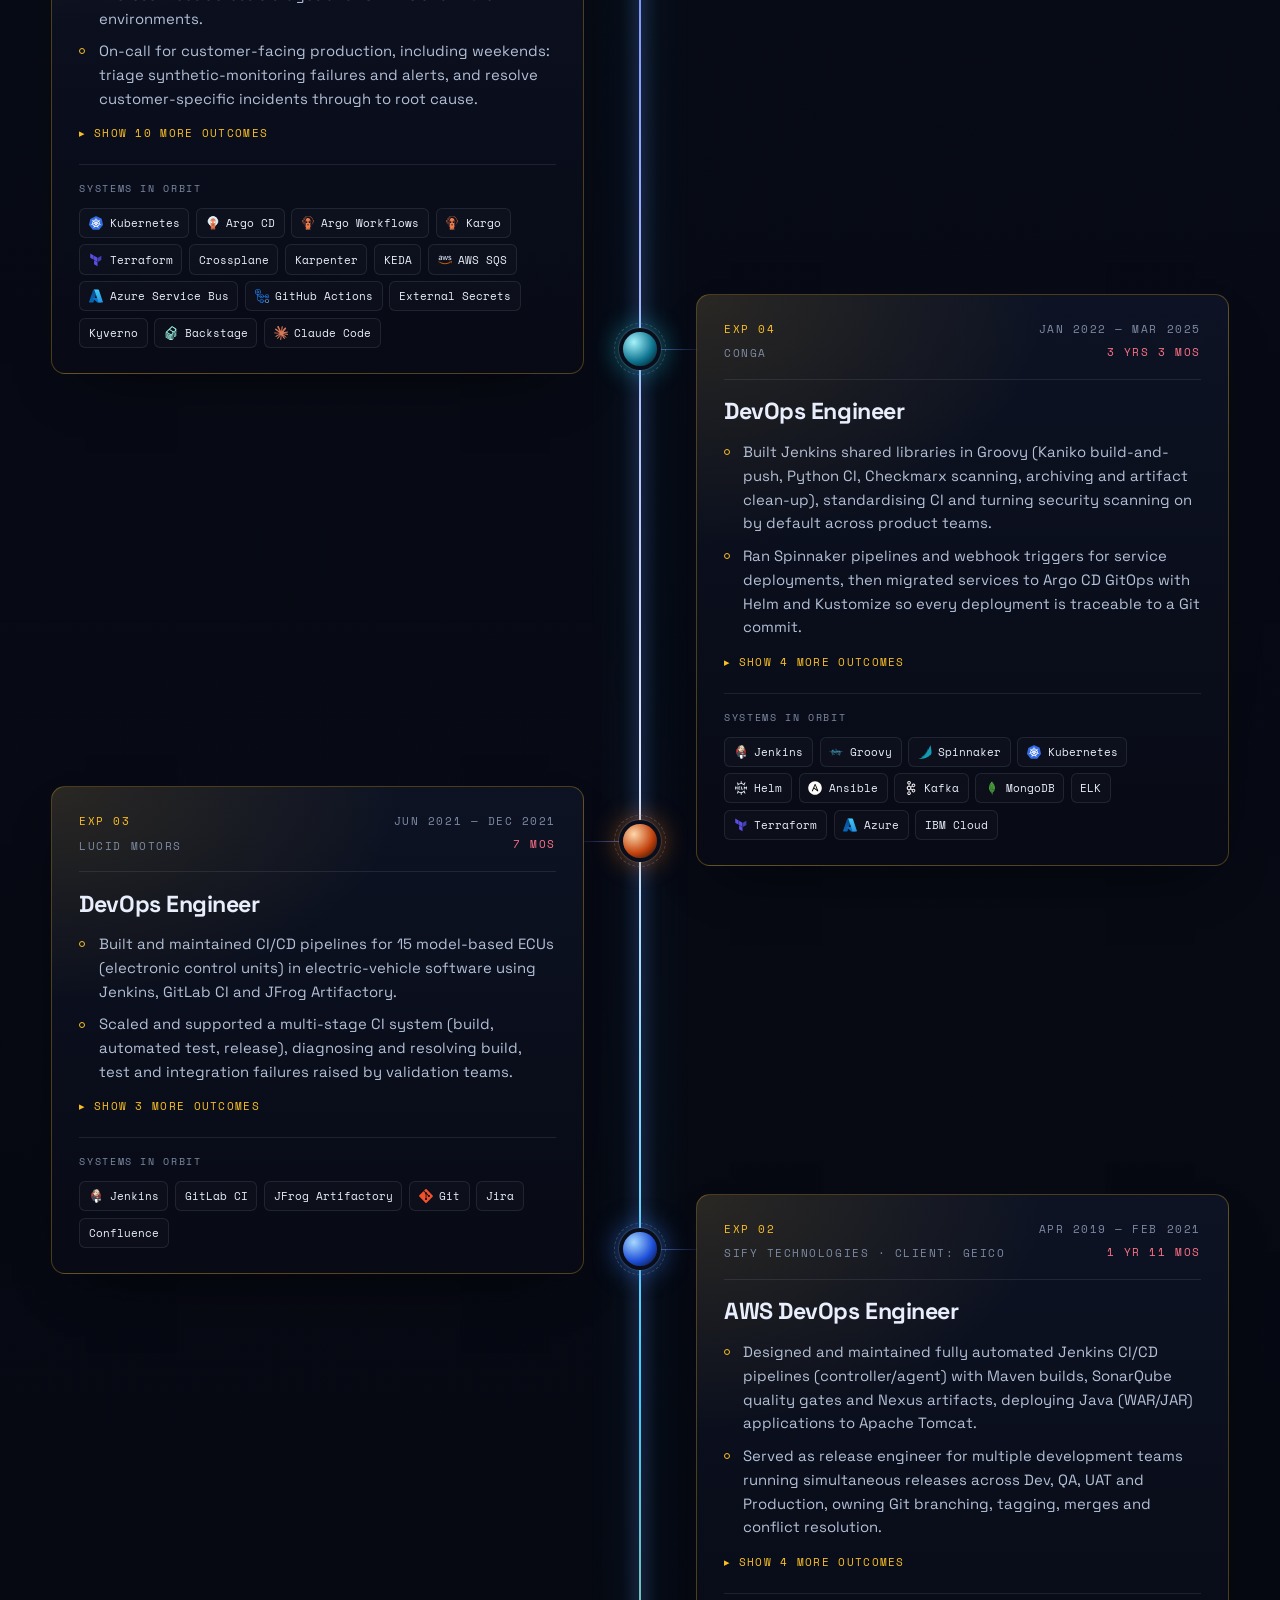
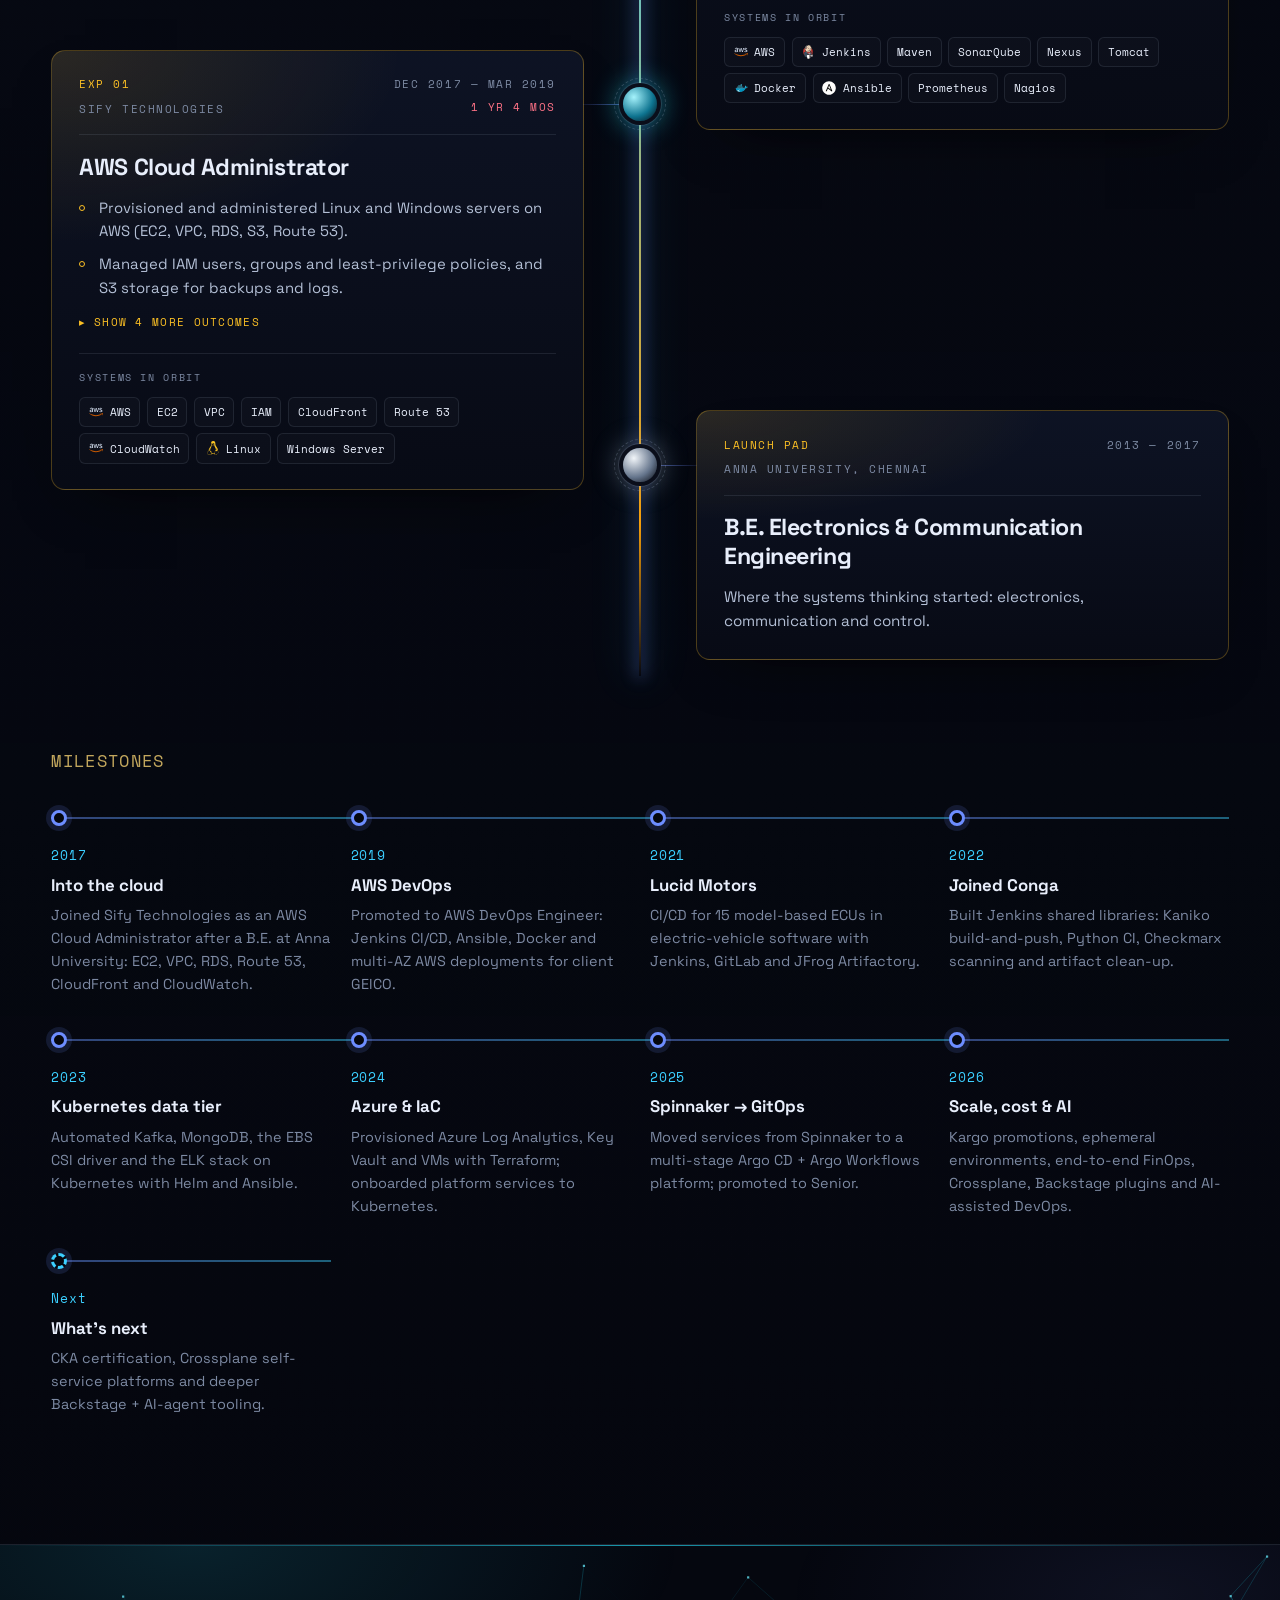
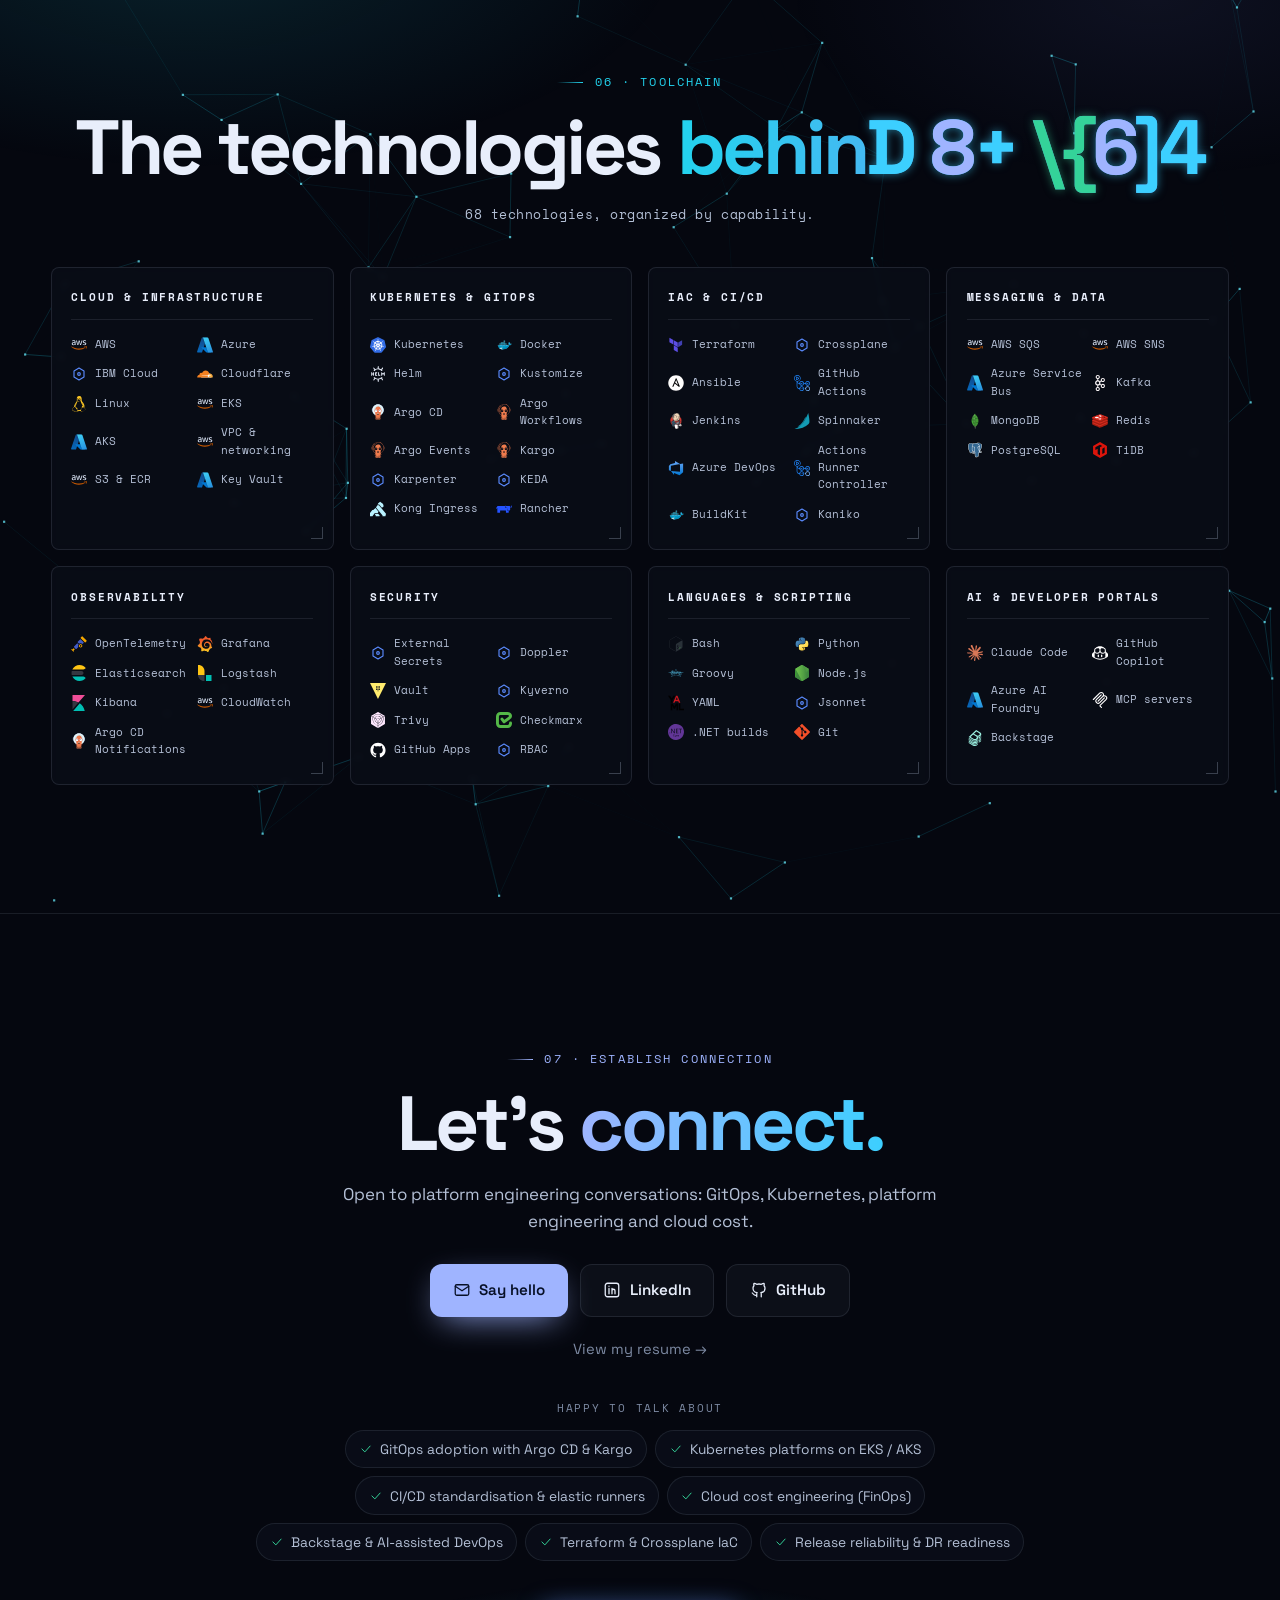
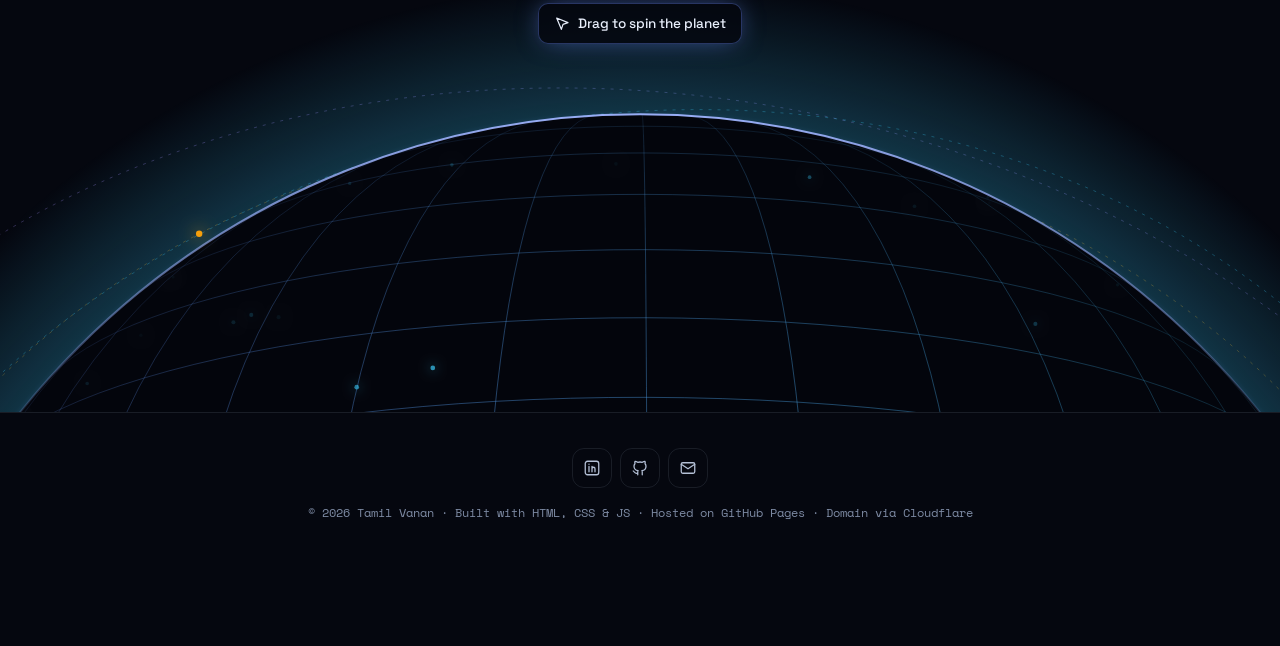
<file: designs/orbit/index.html>
<!DOCTYPE html>
<html lang="en">
<head>
  <meta charset="UTF-8" />
  <meta name="viewport" content="width=device-width, initial-scale=1.0" />
  <meta name="robots" content="noindex" />
  <meta name="site-root" content="../../" />
  <title>Tamil Vanan — Senior DevOps & SRE Engineer</title>
  <meta name="description" content="Senior DevOps / SRE Engineer architecting GitOps-driven release automation, scalable Kubernetes infrastructure and cost-optimized multi-cloud foundations on AWS and Azure." />
  <link rel="canonical" href="https://tamilvanan-devops.github.io/" />
  <!-- Link previews (LinkedIn, Slack, X). Image: ./scripts/build-og-image.sh. Update the URLs if the domain changes. -->
  <meta property="og:type" content="website" />
  <meta property="og:site_name" content="Tamil Vanan" />
  <meta property="og:title" content="Tamil Vanan — Senior DevOps & Site Reliability Engineer" />
  <meta property="og:description" content="Portfolio and resume: a GitOps release platform for 187 microservices on AWS and Azure, Kubernetes, Terraform, on-call SRE, FinOps and AI-assisted DevOps." />
  <meta property="og:url" content="https://tamilvanan-devops.github.io/" />
  <meta property="og:image" content="https://tamilvanan-devops.github.io/assets/img/og-card.png" />
  <meta property="og:image:width" content="1200" />
  <meta property="og:image:height" content="630" />
  <meta property="og:image:alt" content="Tamil Vanan, Senior DevOps & Site Reliability Engineer" />
  <meta name="twitter:card" content="summary_large_image" />
  <meta name="theme-color" content="#05070f" />
  <link rel="icon" href="../../assets/img/favicon.svg" type="image/svg+xml" />
  <link rel="preconnect" href="https://fonts.googleapis.com" />
  <link rel="preconnect" href="https://fonts.gstatic.com" crossorigin />
  <link href="https://fonts.googleapis.com/css2?family=Space+Grotesk:wght@400;500;600;700&family=Space+Mono:wght@400;700&display=swap" rel="stylesheet" />
  <link rel="stylesheet" href="../../designs/orbit/style.css" />
</head>
<body>
  <canvas id="space" class="space" aria-hidden="true"></canvas>
  <svg width="0" height="0" style="position:absolute" aria-hidden="true">
    <defs>
      <symbol id="sat" viewBox="0 0 220 120">
        <g fill="none" stroke="currentColor" stroke-width="1.1" stroke-linejoin="round">
          <path d="M8 34h64v52H8zM8 47h64M8 60h64M8 73h64M24 34v52M40 34v52M56 34v52"/>
          <path d="M148 34h64v52h-64zM148 47h64M148 60h64M148 73h64M164 34v52M180 34v52M196 34v52"/>
          <path d="M72 60h20M128 60h20M72 52h20M128 68h20"/>
          <path d="M92 44h36v32H92zM92 52h36M92 60h36M92 68h36M101 44v32M110 44v32M119 44v32"/>
          <path d="M110 44V24M100 24h20"/>
        </g>
        <ellipse cx="110" cy="60" rx="8" ry="16" fill="none" stroke="#f59e0b" stroke-width="1.6"/>
        <path d="M104 24a12 8 0 0 0 12 0" fill="none" stroke="#34d399" stroke-width="1.4"/>
        <circle cx="110" cy="18" r="2.4" fill="#3ccfff"><animate attributeName="opacity" values="1;.2;1" dur="1.6s" repeatCount="indefinite"/></circle>
      </symbol>
      <symbol id="ringed" viewBox="0 0 200 200">
        <defs>
          <radialGradient id="rgBody" cx="35%" cy="32%" r="70%"><stop offset="0" stop-color="#c4d3ff"/><stop offset=".45" stop-color="#4c5fd5"/><stop offset="1" stop-color="#0b1030"/></radialGradient>
        </defs>
        <ellipse cx="100" cy="100" rx="92" ry="24" fill="none" stroke="#3ccfff" stroke-opacity=".35" stroke-dasharray="3 5" transform="rotate(-18 100 100)"/>
        <circle cx="100" cy="100" r="38" fill="url(#rgBody)"/>
        <path d="M66 94h68M64 106h72M70 82h60M72 118h56" stroke="#9fb4ff" stroke-opacity=".25" fill="none"/>
        <path d="M10 113a92 24 0 0 0 180 -26" fill="none" stroke="#9fb4ff" stroke-opacity=".7" stroke-width="2.2" transform="rotate(-18 100 100)"/>
        <g transform="rotate(-18 100 100)">
          <circle r="5" fill="#f59e0b"><animateMotion dur="11s" repeatCount="indefinite" path="M192,100 A92,24 0 1,1 8,100 A92,24 0 1,1 192,100"/></circle>
        </g>
      </symbol>
    </defs>
  </svg>

  <div class="boot" id="boot" aria-hidden="true">
    <div class="boot__inner">
      <p class="boot__title">TAMIL VANAN / PLATFORM ENGINEERING</p>
      <ol class="boot__steps">
        <li>resolving desired state</li>
        <li>syncing 895 manifests</li>
        <li>health checks</li>
        <li>portfolio ready</li>
      </ol>
      <div class="boot__bar"><span></span></div>
    </div>
  </div>

  <header class="nav" id="nav">
    <a href="#top" class="brand" aria-label="Tamil Vanan — back to top">
      <svg class="brand__logo" viewBox="0 0 40 40" width="38" height="38" fill="none" stroke="url(#brandGrad)" stroke-width="2.2" stroke-linecap="round" stroke-linejoin="round" aria-hidden="true">
        <defs><linearGradient id="brandGrad" x1="0" y1="0" x2="40" y2="40" gradientUnits="userSpaceOnUse"><stop offset="0" stop-color="#9fb4ff"/><stop offset=".5" stop-color="#6d8dff"/><stop offset="1" stop-color="#3ccfff"/></linearGradient></defs>
        <g class="brand__loop">
          <path d="M33.52 16.38A14 14 0 0 0 9.28 11"/><path d="M9.28 6v5h4.92"/>
          <path d="M6.48 23.62A14 14 0 0 0 30.72 29"/><path d="M30.72 34v-5h-4.92"/>
        </g>
        <path d="M20 12.5l6.5 3.75v7.5L20 27.5l-6.5-3.75v-7.5z"/>
        <circle cx="20" cy="20" r="2.3" fill="#3ccfff" stroke="none"/>
      </svg>
    </a>
    <button class="nav__me" id="navMe" type="button" aria-label="Open Tamil Vanan's profile card" tabindex="-1">
      <img id="navMeImg" alt="" width="34" height="34" />
      <span><b id="navMeName"></b><small id="navMeRole"></small></span>
    </button>
    <nav class="nav__links" id="navLinks" aria-label="Primary">
      <button class="menu-me" id="menuMe" type="button"><img id="menuMeImg" alt="" width="44" height="44" /><span><b id="menuMeName"></b><small id="menuMeRole"></small></span></button>
      <a href="#about">About</a><a href="#impact">Impact</a><a href="#credentials">Credentials</a><a href="#work">Work</a><a href="#experience">Experience</a><a href="#stack">Tech stack</a><a href="#contact">Contact</a>
    </nav>
    <div class="nav__cta">
      <span class="nav__section" id="navSection" aria-hidden="true"></span>
      <a class="btn btn--sm btn--primary" id="resumeBtn" target="_blank" rel="noopener" hidden></a>
      <button class="burger" id="burger" aria-label="Open navigation" aria-expanded="false" aria-controls="navLinks"><span></span><span></span></button>
    </div>
    <div class="progress" aria-hidden="true"><span id="progressBar"></span></div>
  </header>

  <dialog class="crew" id="crew" aria-labelledby="crewName">
    <button class="crew__close" id="crewClose" type="button" aria-label="Close profile card"></button>
    <div class="crew__photo"><img id="crewImg" alt="" /><span class="crew__scan" aria-hidden="true"></span></div>
    <div class="crew__body">
      <p class="crew__id" id="crewId"></p>
      <h2 class="crew__name" id="crewName"></h2>
      <p class="crew__role" id="crewRole"></p>
      <dl class="crew__stats" id="crewStats"></dl>
      <p class="crew__status"><span class="pulse"></span><span id="crewStatus"></span></p>
      <div class="crew__links" id="crewLinks"></div>
    </div>
  </dialog>

  <button class="to-top" id="toTop" aria-label="Back to top">
    <svg viewBox="0 0 56 56" aria-hidden="true">
      <circle class="to-top__dash" cx="28" cy="28" r="26.5"/>
      <circle class="to-top__track" cx="28" cy="28" r="22"/>
      <circle class="to-top__ring" id="toTopRing" cx="28" cy="28" r="22" pathLength="100"/>
    </svg>
    <svg class="to-top__arrow" viewBox="0 0 24 24" width="18" height="18" fill="none" stroke="currentColor" stroke-width="2" stroke-linecap="round" stroke-linejoin="round" aria-hidden="true"><path d="M12 19V5M6 11l6-6 6 6"/></svg>
  </button>

  <main id="top">
    <section class="hero" id="hero" data-theme="hero">
      <canvas id="globe" aria-hidden="true"></canvas>
      <div class="hero__grid">
        <div class="hero__copy">
          <p class="pill"><span class="pulse"></span><span id="heroEyebrow"></span></p>
          <p class="hero__hi">Hi there, I'm</p>
          <h1 class="hero__name" id="heroName"></h1>
          <p class="hero__roles"><span class="prompt" aria-hidden="true">~$</span> <span class="sr-only" id="rolesSr"></span><span id="typed" aria-hidden="true"></span><span class="caret" aria-hidden="true"></span></p>
          <p class="hero__headline" id="heroHeadline"></p>
          <p class="hero__tagline" id="heroTagline"></p>
          <div class="hero__cta" id="heroCta"></div>
        </div>
        <div class="hero__visual">
          <div class="avatar" id="avatar"></div>
        </div>
      </div>
      <div class="hero__stats" id="heroStats"></div>
    </section>

    <div class="marquee" aria-label="Technologies"><div class="marquee__track" id="marquee"></div></div>

    <section class="section" id="about" data-theme="about">
      <svg class="deco sat sat--about" aria-hidden="true"><use href="#sat"/></svg>
      <div class="wrap about">
        <div>
          <p class="kicker">01 · Who am I</p>
          <h2 class="h2" data-scramble>I make release day a <span class="grad">non-event.</span></h2>
          <figure class="quote"><blockquote id="quote"></blockquote><figcaption id="quoteBy"></figcaption></figure>
        </div>
        <div class="about__body" id="aboutBody"></div>
      </div>
      <div class="wrap">
        <h3 class="h3" data-scramble>How I work</h3>
        <ol class="cards cards--4" id="principles"></ol>
      </div>
    </section>

    <section class="section section--alt" id="impact" data-theme="impact">
      <svg class="deco ringed ringed--impact" aria-hidden="true"><use href="#ringed"/></svg>
      <div class="wrap">
        <p class="kicker">02 · Impact</p>
        <h2 class="h2" data-scramble>Outcomes at a <span class="grad">glance.</span></h2>
        <div class="metrics" id="metrics"></div>
        <h3 class="h3" data-scramble>Where I work</h3>
        <div class="cards cards--3" id="focus"></div>
      </div>
    </section>

    <section class="section credentials" id="credentials" data-theme="credentials">
      <canvas id="galaxy" aria-hidden="true"></canvas>
      <svg class="deco sat sat--creds" aria-hidden="true"><use href="#sat"/></svg>
      <div class="wrap">
        <p class="kicker center">03 · Credentials</p>
        <h2 class="h2 h2--xl center" data-scramble>Education &amp; <span class="grad">certifications.</span></h2>
        <p class="lead center lead--center">The degree that started it, what I've certified, and what I'm certifying next.</p>
        <div class="certs" id="certs"></div>
      </div>
    </section>

    <section class="section" id="work" data-theme="work">
      <svg class="deco sat sat--work" aria-hidden="true"><use href="#sat"/></svg>
      <div class="wrap">
        <p class="kicker">04 · Selected work</p>
        <h2 class="h2" data-scramble>Production <span class="grad">systems.</span></h2>
        <p class="lead">Selected production work across GitOps delivery, Kubernetes, messaging, FinOps, CI/CD, IaC, security and observability. Pick a domain.</p>
        <div class="tabs" id="tabs" role="tablist" aria-label="Project domains"></div>
        <div class="picker" id="picker" aria-label="Projects in this domain"></div>
        <article class="case" id="case" role="tabpanel" aria-live="polite"></article>
        <div id="labsWrap" hidden>
          <h3 class="h3">Open-source labs</h3>
          <div class="labs" id="labs"></div>
        </div>
      </div>
    </section>

    <section class="section section--alt" id="experience" data-theme="experience">
      <div class="wrap">
        <div class="xp-head">
          <div>
            <p class="kicker">05 · Career trajectory</p>
            <h2 class="h2 h2--xl grad" data-scramble>Experience</h2>
          </div>
          <div>
            <p class="xp-total" id="xpTotal"></p>
            <p class="lead" id="journeyIntro"></p>
          </div>
        </div>
        <ol class="beam" id="beam"></ol>
        <h3 class="h3" data-scramble>Milestones</h3>
        <ol class="journey" id="journey"></ol>
      </div>
    </section>

    <section class="section stack" id="stack" data-theme="stack">
      <canvas id="plexus" aria-hidden="true"></canvas>
      <div class="wrap">
        <p class="kicker center">06 · Toolchain</p>
        <h2 class="h2 h2--xl center" data-scramble>The technologies <span class="grad">behind my work.</span></h2>
        <p class="stack__sub" id="stackSub"></p>
        <div class="skills" id="skills"></div>
      </div>
    </section>

    <section class="contact" id="contact" data-theme="contact">
      <canvas id="planet" aria-hidden="true"></canvas>
      <div class="wrap contact__inner">
        <p class="kicker">07 · Establish connection</p>
        <h2 class="h2 h2--xl" data-scramble>Let's <span class="grad">connect.</span></h2>
        <p class="lead" id="available"></p>
        <div class="cta__links" id="contactLinks"></div>
        <a class="resume-link" id="resumeLink" target="_blank" rel="noopener" hidden>View my resume <span aria-hidden="true">→</span></a>
        <p class="cta__h">Happy to talk about</p>
        <ul class="talk" id="talk"></ul>
        <p class="drag-hint" id="dragHint"><svg viewBox="0 0 24 24" width="16" height="16" fill="none" stroke="currentColor" stroke-width="1.8" stroke-linecap="round" stroke-linejoin="round" aria-hidden="true"><path d="M4 3l7 17 2.5-7.5L21 10z"/></svg>Drag to spin the planet</p>
        <form class="form" id="contactForm" hidden novalidate>
          <p class="form__title">Send a message</p>
          <div class="form__row">
            <label>Name<input name="name" autocomplete="name" required maxlength="100" /></label>
            <label>Email<input name="email" type="email" autocomplete="email" required maxlength="200" /></label>
          </div>
          <label>Subject<input name="subject" maxlength="150" placeholder="Platform engineering role, GitOps question…" /></label>
          <label>Message<textarea name="message" rows="5" required maxlength="4000"></textarea></label>
          <input class="hp" name="_gotcha" tabindex="-1" autocomplete="off" aria-hidden="true" />
          <button class="btn btn--primary" type="submit" id="formBtn"></button>
          <p class="form__status" id="formStatus" role="status"></p>
        </form>
      </div>
    </section>
  </main>

  <footer class="footer"><div class="footer__social" id="social"></div><p id="footer"></p></footer>

  <script src="../../assets/content.js"></script>
  <script src="../../assets/shared.js"></script>
  <script src="../../designs/orbit/app.js"></script>
</body>
</html>
</file>
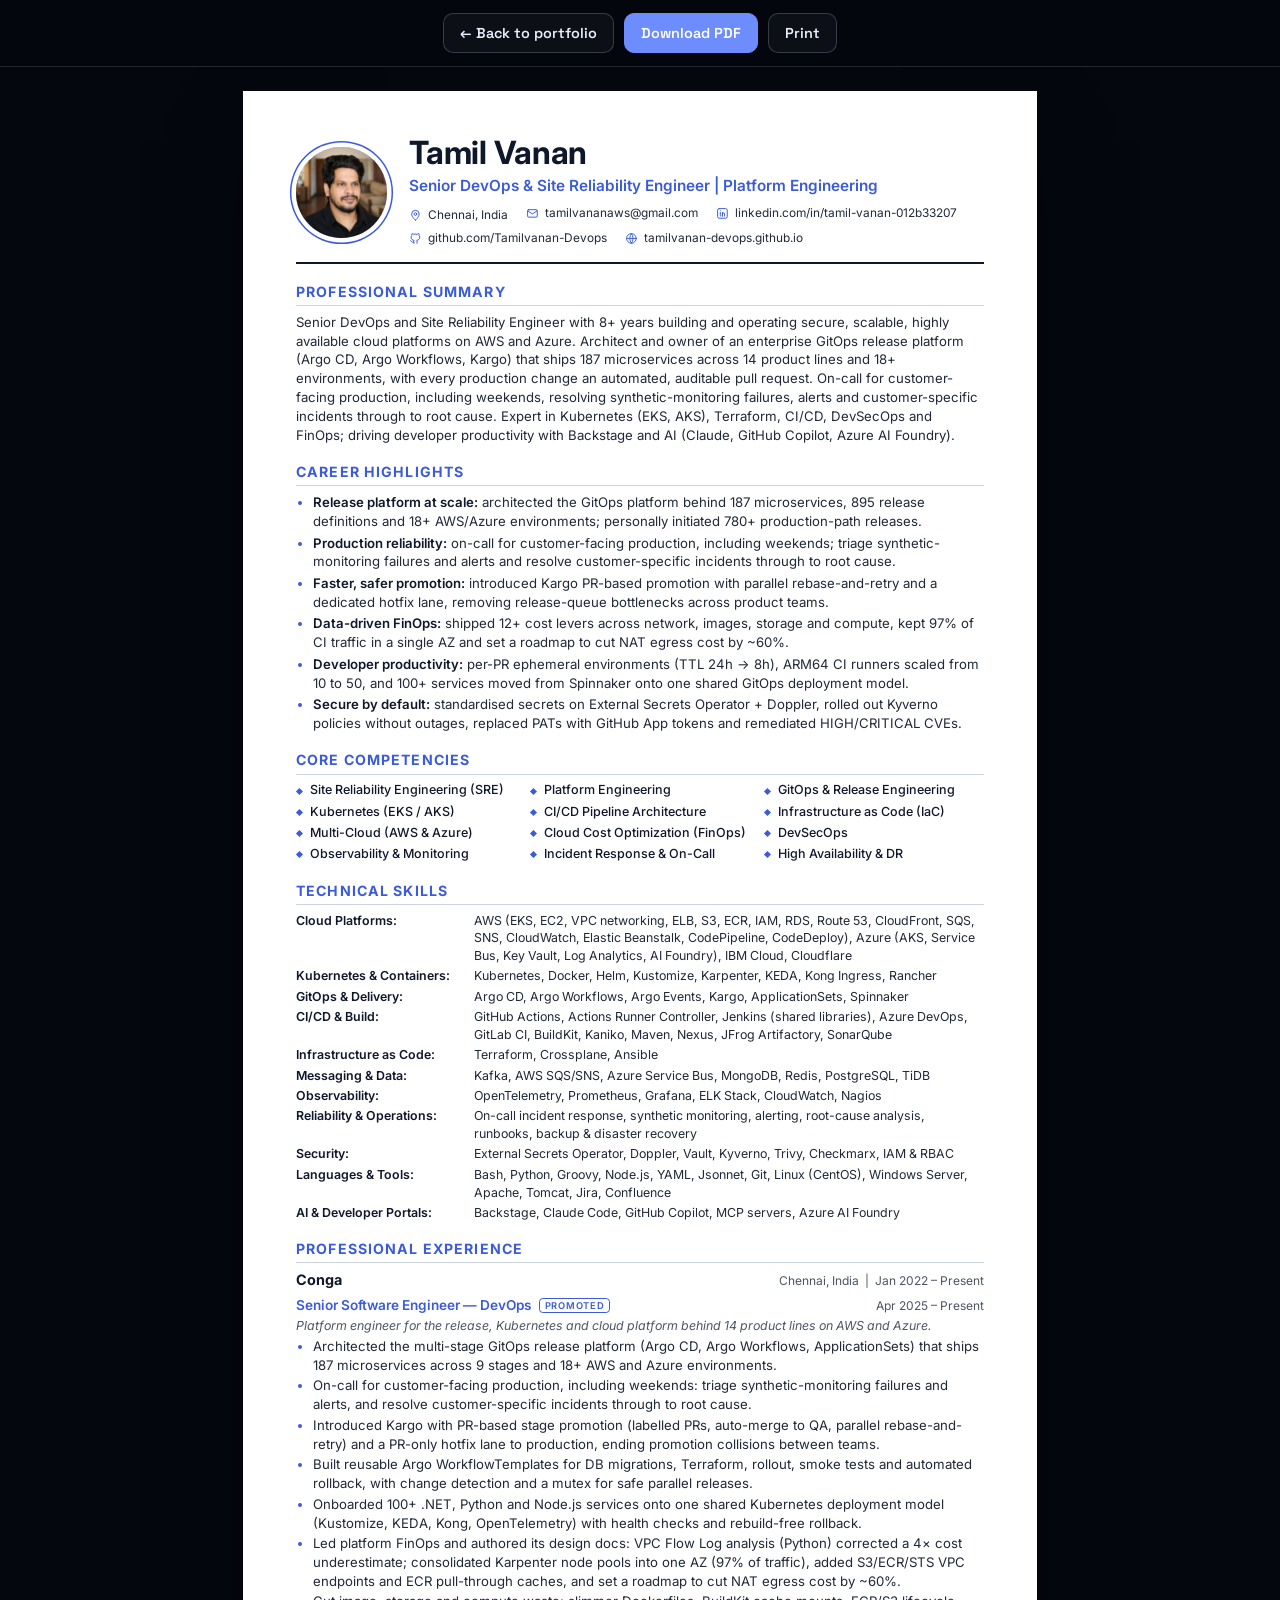
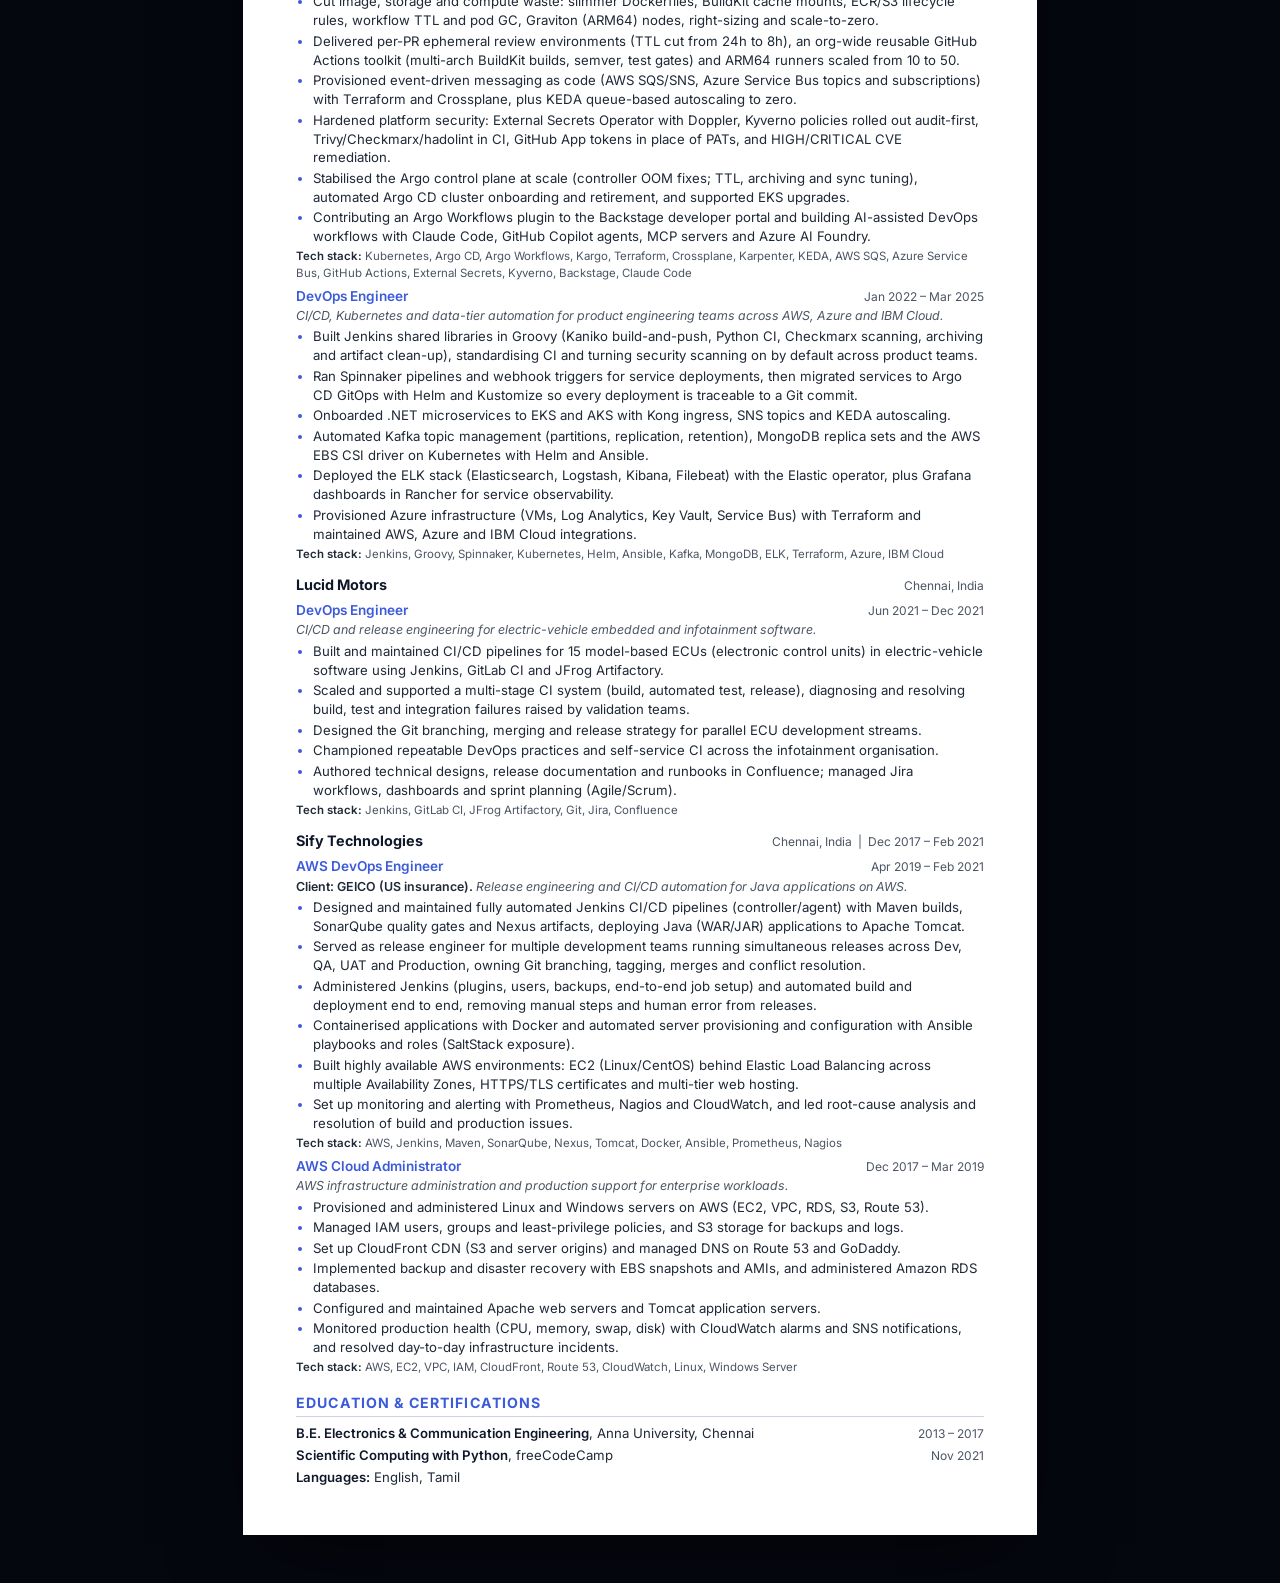
<file: resume.html>
<!DOCTYPE html>
<html lang="en">
<head>
  <meta charset="UTF-8" />
  <meta name="viewport" content="width=device-width, initial-scale=1.0" />
  <title>Tamil Vanan – Senior DevOps Engineer – Resume</title>
  <meta name="description" content="Resume of Tamil Vanan, Senior DevOps / Site Reliability Engineer: GitOps, Kubernetes, AWS, Azure, Terraform, CI/CD and FinOps." />
  <meta name="author" content="Tamil Vanan" />
  <link rel="canonical" href="https://tamilvanan-devops.github.io/resume.html" />
  <meta property="og:type" content="website" />
  <meta property="og:site_name" content="Tamil Vanan" />
  <meta property="og:title" content="Resume — Tamil Vanan, Senior DevOps & Site Reliability Engineer" />
  <meta property="og:description" content="GitOps release platform for 187 microservices on AWS and Azure, Kubernetes (EKS/AKS), Terraform, CI/CD, on-call SRE, FinOps and AI-assisted DevOps." />
  <meta property="og:url" content="https://tamilvanan-devops.github.io/resume.html" />
  <meta property="og:image" content="https://tamilvanan-devops.github.io/assets/img/og-card.png" />
  <meta property="og:image:width" content="1200" />
  <meta property="og:image:height" content="630" />
  <meta property="og:image:alt" content="Tamil Vanan, Senior DevOps & Site Reliability Engineer" />
  <meta name="twitter:card" content="summary_large_image" />
  <link rel="icon" href="assets/img/favicon.svg" type="image/svg+xml" />
  <link rel="preconnect" href="https://fonts.googleapis.com" />
  <link rel="preconnect" href="https://fonts.gstatic.com" crossorigin />
  <link href="https://fonts.googleapis.com/css2?family=Inter:wght@400;500;600;700&family=Space+Grotesk:wght@600&display=swap" rel="stylesheet" />
  <style>
    /* Single-column, text-only layout: parses cleanly in applicant tracking systems (ATS). */
    :root { --ink: #0f172a; --soft: #1f2937; --muted: #4b5563; --rule: #cbd5e1; --accent: #3b5bdb; }
    * { box-sizing: border-box; }
    html { -webkit-print-color-adjust: exact; print-color-adjust: exact; }
    body { margin: 0; background: #05070f; font-family: Inter, "Segoe UI", Calibri, Arial, sans-serif; color: var(--soft); font-size: 9.9pt; line-height: 1.43; }
    a { color: inherit; text-decoration: none; }
    p { margin: 0; }

    .toolbar { position: sticky; top: 0; z-index: 2; display: flex; gap: .6rem; justify-content: center; flex-wrap: wrap; padding: .8rem; background: rgba(5, 7, 15, .9); backdrop-filter: blur(8px); border-bottom: 1px solid rgba(148, 163, 184, .2); font-family: "Space Grotesk", sans-serif; }
    .toolbar a, .toolbar button { display: inline-flex; align-items: center; gap: .45rem; padding: .55rem 1rem; border-radius: 10px; border: 1px solid rgba(148, 163, 184, .3); background: rgba(255, 255, 255, .04); color: #e8eefb; font: inherit; font-size: .9rem; font-weight: 600; cursor: pointer; }
    .toolbar .primary { background: #6d8dff; border-color: #6d8dff; color: #fff; }
    .toolbar a:hover, .toolbar button:hover { border-color: #3ccfff; }

    .page { width: 210mm; min-height: 297mm; margin: 1.5rem auto 3rem; padding: 12mm 14mm; background: #fff; box-shadow: 0 30px 80px -20px rgba(0, 0, 0, .6); }

    header { display: grid; grid-template-columns: auto 1fr; gap: 6mm; align-items: center; padding-bottom: 3.4mm; border-bottom: .6mm solid var(--ink); }
    header.no-photo { grid-template-columns: 1fr; }
    header img { width: 24mm; height: 24mm; border-radius: 50%; object-fit: cover; box-shadow: 0 0 0 1.2mm #fff, 0 0 0 1.6mm var(--accent); }
    h1 { margin: 0; font-size: 24pt; line-height: 1.05; font-weight: 700; letter-spacing: -.01em; color: var(--ink); }
    .title { margin: 1.4mm 0 2.2mm; font-size: 11.5pt; font-weight: 600; color: var(--accent); }
    .contact { display: flex; flex-wrap: wrap; gap: 1.2mm 5mm; font-size: 8.9pt; color: var(--soft); }
    .contact span { display: inline-flex; align-items: center; gap: 1.4mm; }
    .contact svg { flex: none; width: 3.4mm; height: 3.4mm; color: var(--accent); }
    .contact a:hover { color: var(--accent); text-decoration: underline; }

    h2 { break-after: avoid; margin: 4.6mm 0 1.8mm; padding-bottom: .8mm; border-bottom: .3mm solid var(--rule); font-size: 10.6pt; font-weight: 700; letter-spacing: .08em; text-transform: uppercase; color: var(--accent); }

    .hl { margin: 0; padding-left: 4.6mm; }
    .hl li { margin-bottom: .7mm; break-inside: avoid; }
    .hl li::marker { color: var(--accent); }
    .hl b { color: var(--ink); font-weight: 600; }

    .comp { display: grid; grid-template-columns: repeat(3, 1fr); gap: .9mm 4mm; margin: 0; padding: 0; list-style: none; font-size: 9.4pt; font-weight: 500; color: var(--ink); }
    .comp li { position: relative; padding-left: 3.6mm; }
    .comp li::before { content: ""; position: absolute; left: .2mm; top: .58em; width: 1.3mm; height: 1.3mm; background: var(--accent); transform: rotate(45deg); }

    .skills p { display: grid; grid-template-columns: 44mm 1fr; gap: 3mm; margin-bottom: .7mm; font-size: 9.3pt; }
    .skills b { color: var(--ink); font-weight: 600; }

    .org { margin-bottom: 3.4mm; }
    .org__head, .role__head, .row { display: flex; justify-content: space-between; align-items: baseline; gap: 4mm; }
    .org__head { break-after: avoid; }
    .org h3 { margin: 0; font-size: 10.8pt; font-weight: 700; color: var(--ink); }
    .org__head span, time { flex: none; font-size: 9pt; color: var(--muted); white-space: nowrap; }
    .role { margin-top: 1.4mm; }
    .role__head { break-after: avoid; }
    .role h4 { margin: 0; font-size: 10.2pt; font-weight: 600; color: var(--accent); }
    .role h4 small { margin-left: 2mm; padding: .2mm 1.3mm; border: .25mm solid currentColor; border-radius: 1mm; font-size: 7pt; font-weight: 600; letter-spacing: .08em; text-transform: uppercase; vertical-align: .25mm; }
    .scope { break-after: avoid; margin-top: .3mm; font-size: 9.3pt; font-style: italic; color: var(--muted); }
    .scope b { font-style: normal; font-weight: 600; color: var(--soft); }
    .role ul { margin: .7mm 0 0; padding-left: 4.6mm; }
    .role li { margin-bottom: .45mm; break-inside: avoid; }
    .role li::marker { color: var(--accent); }
    .tools { margin-top: .6mm; font-size: 8.6pt; color: var(--muted); }
    .tools b { color: var(--soft); font-weight: 600; }

    .row { margin-bottom: .8mm; }
    .row b { color: var(--ink); font-weight: 600; }

    @page { size: A4; margin: 12mm 14mm 13mm; }
    @media print {
      body { background: #fff; }
      .toolbar { display: none; }
      .page { margin: 0; padding: 0; box-shadow: none; width: auto; min-height: auto; }
    }
    @media screen and (max-width: 820px) {
      .page { width: auto; margin: 0; padding: 7vw 6vw; min-height: 0; }
      header { grid-template-columns: 1fr; }
      .skills p { grid-template-columns: 1fr; gap: 0; margin-bottom: 1.5mm; }
      .org__head, .role__head, .row { flex-direction: column; gap: 0; }
    }
  </style>
</head>
<body>
  <nav class="toolbar" aria-label="Resume actions">
    <a href="./">← Back to portfolio</a>
    <a class="primary" id="pdf" href="assets/Tamil-Vanan-Resume.pdf" download>Download PDF</a>
    <button type="button" id="print">Print</button>
  </nav>
  <main class="page" id="resume"></main>

  <script src="assets/content.js"></script>
  <script>
    (() => {
      const P = window.PORTFOLIO, pr = P.profile, R = P.resume || {};
      const esc = (s) => String(s).replace(/[&<>"']/g, (c) => ({ "&": "&amp;", "<": "&lt;", ">": "&gt;", '"': "&quot;", "'": "&#39;" }[c]));
      const pretty = (u) => u.replace(/^https?:\/\/(www\.)?/, "").replace(/\/$/, "");
      const span = (p) => p.replace(/\s*[—–]\s*/, " – ");
      const ic = {
        pin: '<path d="M12 21s-7-6.2-7-11.5A7 7 0 0 1 19 9.5C19 14.8 12 21 12 21z"/><circle cx="12" cy="9.5" r="2.5"/>',
        phone: '<path d="M5 4h4l2 5-2.5 1.5a11 11 0 0 0 5 5L15 13l5 2v4a2 2 0 0 1-2 2A16 16 0 0 1 3 6a2 2 0 0 1 2-2z"/>',
        mail: '<rect x="3" y="5" width="18" height="14" rx="2"/><path d="m3 7 9 6 9-6"/>',
        in: '<rect x="3" y="3" width="18" height="18" rx="3"/><path d="M8 10v7M8 7v.01M12 17v-4a2 2 0 0 1 4 0v4M12 10v7"/>',
        gh: '<path d="M9 19c-4.3 1.4-4.3-2.5-6-3m12 5v-3.5c0-1 .1-1.4-.5-2 2.8-.3 5.5-1.4 5.5-6a4.6 4.6 0 0 0-1.3-3.2 4.2 4.2 0 0 0-.1-3.2s-1.1-.3-3.5 1.3a12 12 0 0 0-6.2 0C6.5 2.8 5.4 3.1 5.4 3.1a4.2 4.2 0 0 0-.1 3.2A4.6 4.6 0 0 0 4 9.5c0 4.6 2.7 5.7 5.5 6-.6.6-.6 1.2-.5 2V21"/>',
        web: '<circle cx="12" cy="12" r="9"/><path d="M3 12h18M12 3a14 14 0 0 1 0 18M12 3a14 14 0 0 0 0 18"/>',
      };
      const svg = (k) => `<svg viewBox="0 0 24 24" fill="none" stroke="currentColor" stroke-width="1.8" stroke-linecap="round" stroke-linejoin="round" aria-hidden="true">${ic[k]}</svg>`;
      const item = (k, text, href) => {
        const inner = `<span>${svg(k)}${esc(text)}</span>`;
        return href ? `<a href="${esc(href)}">${inner}</a>` : inner;
      };
      // Phone is never stored in content.js; build-resume.sh passes it as ?phone= for private copies.
      const phone = (new URLSearchParams(location.search).get("phone") || "").replace(/[^\d+\-() ]/g, "").trim();
      const L = pr.links;

      const contact = [
        item("pin", pr.location),
        phone && item("phone", phone, `tel:${phone.replace(/[^\d+]/g, "")}`),
        L.email && item("mail", L.email, `mailto:${L.email}`),
        L.linkedin && item("in", pretty(L.linkedin), L.linkedin),
        L.github && item("gh", pretty(L.github), L.github),
        L.site && item("web", pretty(L.site), L.site),
      ].filter(Boolean).join("");

      // Group consecutive roles at the same company so promotions read as one tenure.
      const orgs = [];
      for (const x of P.experience) {
        const last = orgs[orgs.length - 1];
        if (last && last.company === x.company) last.roles.push(x);
        else orgs.push({ company: x.company, location: x.location, roles: [x] });
      }
      const tenure = (o) => {
        const first = o.roles[o.roles.length - 1].period.split(/\s*[—–]\s*/)[0];
        const last = o.roles[0].period.split(/\s*[—–]\s*/)[1];
        return `${first} – ${last}`;
      };

      document.getElementById("resume").innerHTML = `
        <header class="${pr.photo ? "" : "no-photo"}">
          ${pr.photo ? `<img src="${esc(pr.photo)}" alt="${esc(pr.name)}">` : ""}
          <div>
            <h1>${esc(pr.name)}</h1>
            <p class="title">${esc(R.title || pr.role)}</p>
            <div class="contact">${contact}</div>
          </div>
        </header>

        <h2>Professional Summary</h2>
        <p>${esc(R.summary || pr.tagline)}</p>

        ${R.highlights?.length ? `<h2>Career Highlights</h2>
        <ul class="hl">${R.highlights.map((h) => `<li><b>${esc(h.lead)}</b> ${esc(h.text)}</li>`).join("")}</ul>` : ""}

        ${R.competencies?.length ? `<h2>Core Competencies</h2>
        <ul class="comp">${R.competencies.map((c) => `<li>${esc(c)}</li>`).join("")}</ul>` : ""}

        <h2>Technical Skills</h2>
        <div class="skills">${(R.skills || []).map((g) => `<p><b>${esc(g.group)}:</b><span>${esc(g.items)}</span></p>`).join("")}</div>

        <h2>Professional Experience</h2>
        ${orgs.map((o) => `
          <section class="org">
            <div class="org__head"><h3>${esc(o.company)}</h3><span>${esc(o.location)}${o.roles.length > 1 ? ` &nbsp;|&nbsp; ${esc(tenure(o))}` : ""}</span></div>
            ${o.roles.map((x) => `
              <div class="role">
                <div class="role__head"><h4>${esc(x.role)}${x.promoted ? "<small>Promoted</small>" : ""}</h4><time>${esc(span(x.period))}</time></div>
                ${x.client || x.scope ? `<p class="scope">${x.client ? `<b>Client: ${esc(x.client)}.</b> ` : ""}${esc(x.scope || "")}</p>` : ""}
                <ul>${x.points.map((p) => `<li>${esc(p)}</li>`).join("")}</ul>
                ${x.tags?.length ? `<p class="tools"><b>Tech stack:</b> ${x.tags.map(esc).join(", ")}</p>` : ""}
              </div>`).join("")}
          </section>`).join("")}

        <h2>Education &amp; Certifications</h2>
        <p class="row"><span><b>${esc(P.education.degree)}</b>, ${esc(P.education.school)}</span><time>${esc(span(P.education.period))}</time></p>
        ${P.certifications.map((c) => `<p class="row"><span><b>${esc(c.name)}</b>, ${esc(c.issuer)}</span><time>${esc(c.date)}</time></p>`).join("")}
        ${R.languages ? `<p class="row"><span><b>Languages:</b> ${esc(R.languages)}</span></p>` : ""}`;

      const css = (t) => `"${String(t).replace(/["\\]/g, "")}"`;
      const footer = document.createElement("style");
      footer.textContent = `@page {
        @bottom-left { content: ${css(`${pr.name} · ${R.title ? R.title.split("|")[0].trim() : pr.role}`)}; font: 7.6pt Inter, Arial, sans-serif; color: #64748b; }
        @bottom-right { content: "Page " counter(page) " of " counter(pages); font: 7.6pt Inter, Arial, sans-serif; color: #64748b; }
      }`;
      document.head.appendChild(footer);

      document.getElementById("print").addEventListener("click", () => print());
    })();
  </script>
</body>
</html>
</file>
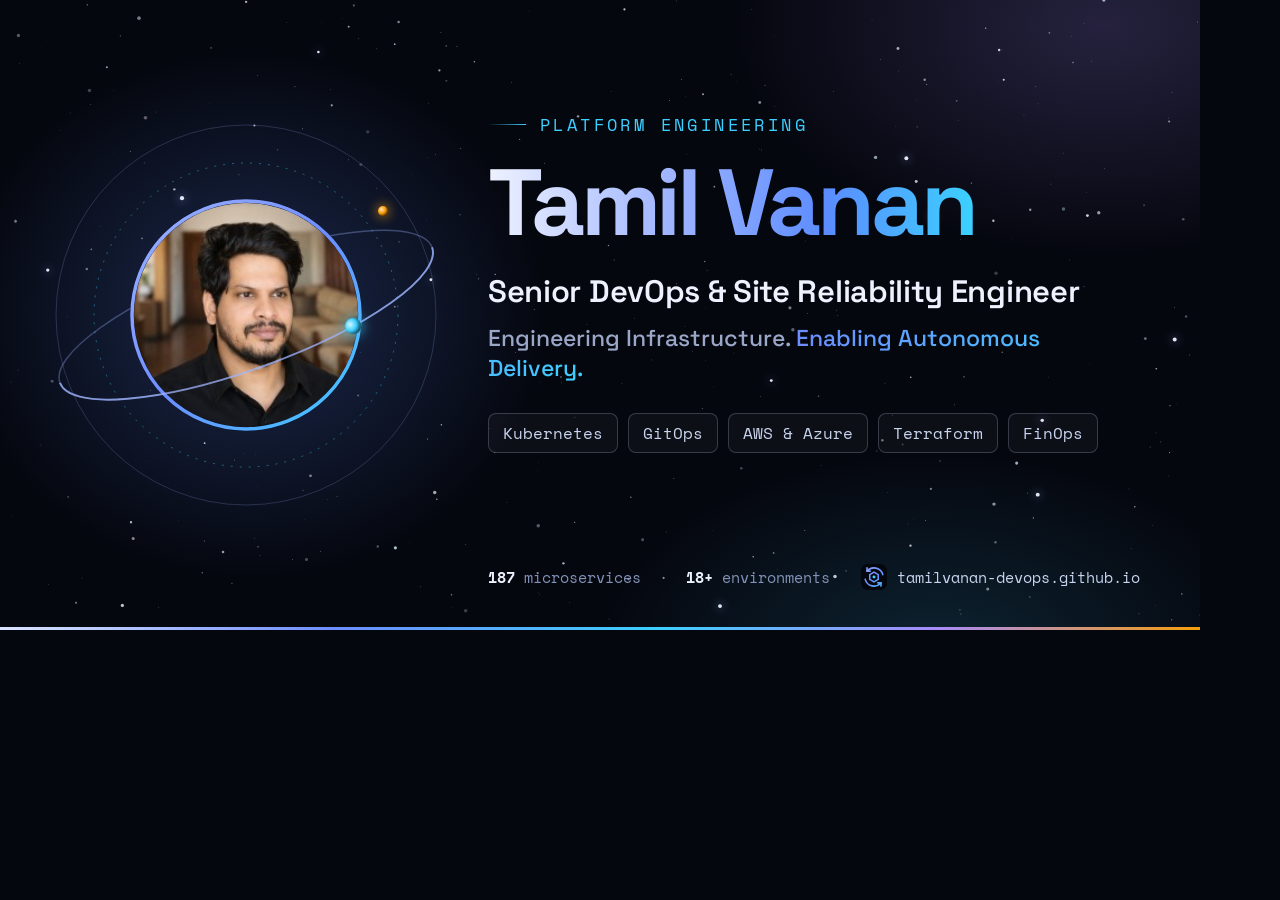
<file: scripts/og-card.html>
<!DOCTYPE html>
<html lang="en">
<head>
  <meta charset="UTF-8" />
  <meta name="robots" content="noindex" />
  <!-- Template for assets/img/og-card.png (the link-preview image LinkedIn and others show).
       Rebuild with ./scripts/build-og-image.sh after changing the name, title or headline in content.js. -->
  <title>Social preview card</title>
  <link rel="preconnect" href="https://fonts.googleapis.com" />
  <link rel="preconnect" href="https://fonts.gstatic.com" crossorigin />
  <link href="https://fonts.googleapis.com/css2?family=Space+Grotesk:wght@500;600;700&family=Space+Mono:wght@400;700&display=swap" rel="stylesheet" />
  <style>
    html, body { margin: 0; width: 1200px; height: 630px; overflow: hidden; background: #05070f; }
    .card {
      position: relative; width: 1200px; height: 630px; overflow: hidden; color: #e8eefb; font-family: "Space Grotesk", sans-serif;
      background:
        radial-gradient(ellipse 34% 58% at 21% 50%, rgba(91, 140, 255, .26), transparent 72%),
        radial-gradient(ellipse 44% 52% at 92% 4%, rgba(167, 139, 250, .2), transparent 70%),
        radial-gradient(ellipse 40% 46% at 78% 104%, rgba(60, 207, 255, .14), transparent 70%),
        #05070f;
    }
    #stars { position: absolute; inset: 0; }
    .card::after { content: ""; position: absolute; left: 0; right: 0; bottom: 0; height: 3px; background: linear-gradient(90deg, #dbe4ff, #6d8dff 28%, #3ccfff 55%, #a78bfa 78%, #f59e0b); }

    .orbit { position: absolute; left: 46px; top: 115px; width: 400px; height: 400px; overflow: visible; }
    .orbit .moon { filter: drop-shadow(0 0 7px #3ccfff); }
    .orbit .mars { filter: drop-shadow(0 0 6px #f59e0b); }

    .text { position: absolute; left: 488px; right: 60px; top: 112px; }
    .kicker { display: flex; align-items: center; gap: 14px; margin: 0 0 20px; font-family: "Space Mono", monospace; font-size: 17px; letter-spacing: .2em; text-transform: uppercase; color: #3ccfff; }
    .kicker::before { content: ""; width: 38px; height: 1px; background: linear-gradient(90deg, transparent, #3ccfff); }
    h1 { margin: 0; padding-bottom: 6px; font-size: 94px; line-height: .98; letter-spacing: -.045em; font-weight: 700; background: linear-gradient(90deg, #eef2ff, #9fb4ff 28%, #5b8cff 52%, #3ccfff 74%, #a78bfa); -webkit-background-clip: text; background-clip: text; color: transparent; }
    .role { margin: 16px 0 0; font-size: 31px; font-weight: 600; letter-spacing: -.01em; color: #eef2ff; }
    .headline { margin: 12px 0 0; font-size: 23px; font-weight: 500; color: #9aa7c7; }
    .headline span { background: linear-gradient(90deg, #6d8dff, #3ccfff); -webkit-background-clip: text; background-clip: text; color: transparent; }
    .chips { display: flex; flex-wrap: wrap; gap: 10px; margin-top: 30px; }
    .chips span { padding: 7px 14px; border: 1px solid rgba(148, 163, 184, .3); border-radius: 8px; background: rgba(255, 255, 255, .035); font-family: "Space Mono", monospace; font-size: 16px; color: #c9d4ef; }

    .foot { position: absolute; left: 488px; right: 60px; bottom: 40px; display: flex; justify-content: space-between; align-items: center; gap: 20px; font-family: "Space Mono", monospace; font-size: 15px; color: #8392b8; white-space: nowrap; }
    .foot b { color: #eef2ff; font-weight: 700; }
    .foot .url { display: inline-flex; align-items: center; gap: 10px; color: #c9d4ef; }
    .foot img { width: 26px; height: 26px; }
  </style>
</head>
<body>
  <div class="card">
    <canvas id="stars" width="1200" height="630"></canvas>

    <svg class="orbit" viewBox="0 0 400 400" aria-hidden="true">
      <defs>
        <linearGradient id="rim" x1="0" y1="0" x2="1" y2="1"><stop offset="0" stop-color="#9fb4ff" /><stop offset=".5" stop-color="#6d8dff" /><stop offset="1" stop-color="#3ccfff" /></linearGradient>
        <radialGradient id="moonFill" cx="35%" cy="35%" r="70%"><stop offset="0" stop-color="#d6f6ff" /><stop offset=".55" stop-color="#3ccfff" /><stop offset="1" stop-color="#0b3a4a" /></radialGradient>
        <radialGradient id="marsFill" cx="35%" cy="35%" r="70%"><stop offset="0" stop-color="#ffe2b3" /><stop offset=".55" stop-color="#f59e0b" /><stop offset="1" stop-color="#5a2a00" /></radialGradient>
        <clipPath id="clip"><circle cx="200" cy="200" r="112" /></clipPath>
      </defs>
      <circle cx="200" cy="200" r="190" fill="none" stroke="rgba(159,180,255,.2)" />
      <circle cx="200" cy="200" r="152" fill="none" stroke="rgba(60,207,255,.42)" stroke-dasharray="2 7" />
      <g transform="rotate(-20 200 200)">
        <ellipse cx="200" cy="200" rx="198" ry="54" fill="none" stroke="rgba(159,180,255,.32)" stroke-width="1.5" />
      </g>
      <circle cx="200" cy="200" r="116" fill="#0b1030" />
      <image id="photo" x="88" y="88" width="224" height="224" clip-path="url(#clip)" preserveAspectRatio="xMidYMid slice" />
      <text id="initials" x="200" y="222" text-anchor="middle" font-family="Space Grotesk, sans-serif" font-size="64" font-weight="700" fill="#9fb4ff"></text>
      <circle cx="200" cy="200" r="114" fill="none" stroke="url(#rim)" stroke-width="3.5" />
      <g transform="rotate(-20 200 200)">
        <path d="M398 200 A198 54 0 0 1 2 200" fill="none" stroke="rgba(159,180,255,.75)" stroke-width="2" />
        <circle class="moon" cx="297" cy="247" r="8" fill="url(#moonFill)" />
      </g>
      <circle class="mars" cx="337" cy="96" r="5" fill="url(#marsFill)" />
    </svg>

    <div class="text">
      <p class="kicker" id="kicker"></p>
      <h1 id="name"></h1>
      <p class="role" id="role"></p>
      <p class="headline" id="headline"></p>
      <div class="chips" id="chips"></div>
    </div>

    <div class="foot">
      <span id="stats"></span>
      <span class="url"><img src="../assets/img/favicon.svg" alt="" /><span id="url"></span></span>
    </div>
  </div>

  <script src="../assets/content.js"></script>
  <script>
    (() => {
      const P = window.PORTFOLIO, pr = P.profile, R = P.resume || {};
      const $ = (id) => document.getElementById(id);
      const esc = (s) => String(s).replace(/[&<>"']/g, (c) => ({ "&": "&amp;", "<": "&lt;", ">": "&gt;", '"': "&quot;", "'": "&#39;" }[c]));
      const [role, ...rest] = (R.title || pr.role).split("|").map((s) => s.trim());

      $("kicker").textContent = rest.length ? rest.join(" · ") : "Platform Engineering";
      $("name").textContent = pr.name;
      $("role").textContent = role;
      const [first, ...more] = pr.headline.split(/(?<=\.)\s+/);
      $("headline").innerHTML = `${esc(first)}${more.length ? ` <span>${esc(more.join(" "))}</span>` : ""}`;
      $("chips").innerHTML = ["Kubernetes", "GitOps", "AWS & Azure", "Terraform", "FinOps"].map((c) => `<span>${esc(c)}</span>`).join("");

      const metric = (v) => P.metrics.find((m) => m.value === v);
      const stats = [["187", "microservices"], ["18+", "environments"]].filter(([v]) => metric(v));
      $("stats").innerHTML = stats.map(([v, l]) => `<b>${esc(v)}</b> ${esc(l)}`).join(" &nbsp;·&nbsp; ");
      $("url").textContent = (pr.links.site || "").replace(/^https?:\/\//, "").replace(/\/$/, "");

      if (pr.photo) $("photo").setAttribute("href", `../${pr.photo}`);
      else $("initials").textContent = pr.initials || "";

      // Deterministic starfield so rebuilding the image doesn't change it.
      let s = 20171201;
      const rnd = () => { s = (s + 0x6d2b79f5) | 0; let t = Math.imul(s ^ (s >>> 15), 1 | s); t = (t + Math.imul(t ^ (t >>> 7), 61 | t)) ^ t; return ((t ^ (t >>> 14)) >>> 0) / 4294967296; };
      const ctx = $("stars").getContext("2d");
      for (let i = 0; i < 340; i++) {
        const x = rnd() * 1200, y = rnd() * 630, r = rnd() ** 3 * 1.5 + .3, a = .2 + rnd() * .65;
        ctx.beginPath(); ctx.arc(x, y, r, 0, Math.PI * 2);
        ctx.fillStyle = `rgba(${215 + (rnd() * 40) | 0}, ${222 + (rnd() * 33) | 0}, 255, ${a})`; ctx.fill();
      }
      ctx.shadowColor = "#9fb4ff"; ctx.shadowBlur = 10;
      for (let i = 0; i < 12; i++) {
        ctx.beginPath(); ctx.arc(rnd() * 1200, rnd() * 630, 1.3 + rnd() * .9, 0, Math.PI * 2);
        ctx.fillStyle = "rgba(238, 242, 255, .95)"; ctx.fill();
      }
    })();
  </script>
</body>
</html>
</file>
<file: designs/orbit/style.css>
:root {
  --bg: #05070f;
  --bg-2: #0a0e1a;
  --card: rgba(148, 163, 184, 0.055);
  --card-2: rgba(148, 163, 184, 0.09);
  --line: rgba(148, 163, 184, 0.14);
  --text: #e8eefb;
  --soft: #b4c0d6;
  --muted: #7d8aa3;
  --a1: #6d8dff;
  --a2: #3ccfff;
  --ok: #34d399;
  --r: 16px;
  --sans: "Space Grotesk", system-ui, sans-serif;
  --mono: "Space Mono", ui-monospace, monospace;
}
*, *::before, *::after { box-sizing: border-box; }
[hidden] { display: none !important; }
html { scroll-behavior: smooth; scroll-padding-top: 72px; }
body { margin: 0; background: var(--bg); color: var(--text); font-family: var(--sans); line-height: 1.6; -webkit-font-smoothing: antialiased; }
a { color: inherit; text-decoration: none; }
img { max-width: 100%; }
.grad { background: linear-gradient(92deg, var(--sc, var(--a1)), var(--sc2, var(--a2))); -webkit-background-clip: text; background-clip: text; color: transparent; }
/* Each section gets its own accent so the page reads as distinct chapters */
[data-theme] { --sc: #6d8dff; --sc2: #3ccfff; }
[data-theme="impact"] { --sc: #34d399; --sc2: #a3e635; }
[data-theme="credentials"] { --sc: #a78bfa; --sc2: #f0abfc; }
[data-theme="experience"] { --sc: #fbbf24; --sc2: #fb7185; }
[data-theme="stack"] { --sc: #22d3ee; --sc2: #818cf8; }
[data-theme="contact"] { --sc: #9fb4ff; --sc2: #3ccfff; }
@property --sc { syntax: "<color>"; inherits: true; initial-value: #6d8dff; }
@property --sc2 { syntax: "<color>"; inherits: true; initial-value: #3ccfff; }
@property --nc { syntax: "<color>"; inherits: true; initial-value: #6d8dff; }
#work { transition: --sc .5s, --sc2 .5s; }
.nav { transition: background .3s, --nc .5s; }
.wrap { width: min(1180px, 92vw); margin: 0 auto; }
.kicker { display: inline-flex; align-items: center; gap: .7rem; font-family: var(--mono); font-size: .74rem; letter-spacing: .18em; text-transform: uppercase; color: var(--sc, var(--a2)); margin: 0 0 .9rem; }
.kicker::before { content: ""; width: 26px; height: 1px; background: linear-gradient(90deg, transparent, var(--sc, var(--a2))); }
p.kicker.center { display: flex; justify-content: center; }
.h2 { font-size: clamp(2rem, 4.4vw, 3.3rem); line-height: 1.06; letter-spacing: -.035em; margin: 0 0 1rem; font-weight: 600; }
.h2--xl { font-size: clamp(2.7rem, 6.4vw, 4.8rem); font-weight: 700; letter-spacing: -.045em; }
.h3 { font-size: 1.05rem; font-weight: 500; color: var(--muted); margin: 4.5rem 0 1.25rem; font-family: var(--mono); letter-spacing: .08em; text-transform: uppercase; }
.lead { color: var(--soft); max-width: 680px; font-size: 1.06rem; margin: 0 0 1rem; }
.lead--center { margin-left: auto; margin-right: auto; }
.section { padding: clamp(4.5rem, 10vw, 8rem) 0; position: relative; }
.section--alt { background: linear-gradient(180deg, rgba(10, 14, 26, .72), rgba(5, 7, 15, .35)); border-block: 1px solid var(--line); }
.section > .wrap { position: relative; z-index: 1; }
.section[data-theme]::before { content: ""; position: absolute; inset: 0 0 auto; height: 520px; pointer-events: none; background: radial-gradient(700px 320px at 15% 0%, color-mix(in srgb, var(--sc) 13%, transparent), transparent 70%), radial-gradient(520px 260px at 90% 10%, color-mix(in srgb, var(--sc2) 8%, transparent), transparent 70%); }
.section[data-theme]::after { content: ""; position: absolute; left: 0; right: 0; top: 0; height: 1px; background: linear-gradient(90deg, transparent, color-mix(in srgb, var(--sc) 70%, transparent), transparent); }
.h3 { color: color-mix(in srgb, var(--sc, #7d8aa3) 55%, var(--muted)); }
.center { text-align: center; }
.h2.center { margin-left: auto; margin-right: auto; }

/* Live space background */
.space { position: fixed; inset: 0; z-index: -1; width: 100%; height: 100%; pointer-events: none; }
.deco { position: absolute; z-index: 0; pointer-events: none; opacity: .6; color: var(--sc, #5b8cff); filter: drop-shadow(0 0 10px color-mix(in srgb, var(--sc, #5b8cff) 45%, transparent)); }
.sat { width: 220px; height: 120px; animation: drift 26s ease-in-out infinite; }
.sat--about { top: .25rem; right: 4%; width: 180px; height: 98px; }
.sat--creds { bottom: 6%; left: 4%; width: 150px; height: 82px; animation-duration: 32s; animation-direction: reverse; }
.sat--work { top: 3%; right: 6%; width: 170px; height: 93px; animation-duration: 30s; }
.ringed { width: 190px; height: 190px; top: 2%; right: 4%; animation: bob 14s ease-in-out infinite; opacity: .7; }
@keyframes drift { 0%, 100% { transform: translate(0, 0) rotate(-10deg) } 25% { transform: translate(-26px, 14px) rotate(-4deg) } 50% { transform: translate(-48px, -6px) rotate(6deg) } 75% { transform: translate(-18px, -18px) rotate(-2deg) } }
@keyframes bob { 0%, 100% { transform: translateY(0) } 50% { transform: translateY(-14px) } }

/* Text scramble */
.scr { color: var(--a2); text-shadow: 0 0 10px rgba(60, 207, 255, .55); -webkit-text-fill-color: currentColor; }
.scr--b { color: #34d399; text-shadow: 0 0 10px rgba(52, 211, 153, .5); }
.scr--c { color: #9fb4ff; }

/* Boot */
.boot { position: fixed; inset: 0; z-index: 100; display: grid; place-items: center; background: var(--bg); font-family: var(--mono); transition: opacity .5s, visibility .5s; }
.boot.done { opacity: 0; visibility: hidden; }
.boot__inner { width: min(420px, 86vw); }
.boot__title { font-size: .7rem; letter-spacing: .22em; color: var(--muted); margin: 0 0 1.2rem; }
.boot__steps { list-style: none; padding: 0; margin: 0 0 1.4rem; font-size: .85rem; color: var(--soft); }
.boot__steps li { opacity: 0; animation: fadeUp .3s forwards; padding: .15rem 0; }
.boot__steps li::before { content: "✓ "; color: var(--ok); }
.boot__steps li:nth-child(2) { animation-delay: .25s } .boot__steps li:nth-child(3) { animation-delay: .5s } .boot__steps li:nth-child(4) { animation-delay: .75s }
.boot__bar { height: 2px; background: var(--line); overflow: hidden; border-radius: 2px; }
.boot__bar span { display: block; height: 100%; width: 0; background: linear-gradient(90deg, var(--a1), var(--a2)); animation: grow 1.1s ease forwards; }
@keyframes fadeUp { from { opacity: 0; transform: translateY(4px) } to { opacity: 1; transform: none } }
@keyframes grow { to { width: 100% } }

/* Nav */
.nav { position: fixed; inset: 0 0 auto; z-index: 50; display: grid; grid-template-columns: 1fr auto 1fr; align-items: center; gap: 1rem; height: 62px; padding: 0 clamp(1rem, 3vw, 2rem); transition: background .3s; }
.nav.scrolled { background: rgba(5, 7, 15, .84); backdrop-filter: blur(14px); }
.brand { display: inline-flex; width: max-content; border-radius: 10px; }
.brand__logo { display: block; filter: drop-shadow(0 0 10px rgba(109, 141, 255, .4)); }
.brand__loop { transform-origin: 20px 20px; transition: transform .9s cubic-bezier(.2, .8, .2, 1); }
.brand:hover .brand__loop, .brand:focus-visible .brand__loop { transform: rotate(180deg); }
.nav__links { display: flex; gap: clamp(1rem, 2.2vw, 1.9rem); }
.nav__links a { position: relative; font-family: var(--mono); font-size: .68rem; letter-spacing: .14em; text-transform: uppercase; color: var(--muted); padding: .45rem 0; transition: color .2s; }
.nav__links a:hover, .nav__links a.is-active { color: var(--text); }
.nav__links a.is-active::after { content: ""; position: absolute; left: 0; right: 0; bottom: 0; height: 1px; background: linear-gradient(90deg, var(--nc, var(--a1)), var(--nc2, var(--a2))); box-shadow: 0 0 8px var(--nc, var(--a1)); }
.nav__links a.is-active { color: color-mix(in srgb, var(--nc, #fff) 35%, #fff); }
.nav__cta { display: flex; gap: .9rem; align-items: center; justify-content: flex-end; }
.nav > .brand { grid-column: 1; grid-row: 1; justify-self: start; }
.nav__me { grid-column: 1; grid-row: 1; justify-self: start; margin-left: 52px; display: inline-flex; align-items: center; gap: .6rem; padding: .25rem .8rem .25rem .25rem; border: 1px solid rgba(109, 141, 255, .3); border-radius: 999px; background: rgba(10, 14, 26, .7); color: var(--text); font: inherit; text-align: left; cursor: zoom-in; opacity: 0; transform: translateX(-10px); pointer-events: none; transition: opacity .35s, transform .35s, border-color .2s; }
.nav.scrolled.past-hero .nav__me { opacity: 1; transform: none; pointer-events: auto; }
.nav__me:hover { border-color: var(--a2); }
.nav__me img { width: 32px; height: 32px; border-radius: 50%; object-fit: cover; box-shadow: 0 0 0 2px var(--bg), 0 0 0 3px var(--a1), 0 0 14px rgba(109, 141, 255, .55); }
.nav__me b { display: block; font-size: .82rem; font-weight: 600; line-height: 1.1; }
.nav__me small { display: block; font-family: var(--mono); font-size: .58rem; letter-spacing: .12em; text-transform: uppercase; color: var(--muted); }
.nav__section { display: inline-flex; align-items: center; gap: .5rem; font-family: var(--mono); font-size: .62rem; letter-spacing: .16em; text-transform: uppercase; color: var(--muted); opacity: 0; transition: opacity .3s; white-space: nowrap; }
.nav.scrolled .nav__section:not(:empty) { opacity: 1; }
.nav__section::before { content: ""; width: 6px; height: 6px; border-radius: 50%; background: var(--ok); box-shadow: 0 0 8px var(--ok); animation: blink 1.4s steps(1) infinite; }
.nav__section b { color: var(--nc, var(--a2)); font-weight: 400; }
.nav__section::before { background: var(--nc, var(--ok)) !important; box-shadow: 0 0 8px var(--nc, var(--ok)) !important; }
.menu-me { display: none; }
.logo-inv { filter: invert(1) hue-rotate(180deg) brightness(1.1); }

/* Profile card */
.crew { width: min(760px, 94vw); padding: 0; border: 1px solid rgba(109, 141, 255, .45); border-radius: 22px; background: radial-gradient(120% 90% at 0% 0%, rgba(109, 141, 255, .18), transparent 55%), #070b16; color: var(--text); box-shadow: 0 0 0 1px rgba(60, 207, 255, .08), 0 40px 120px -20px rgba(0, 0, 0, .85), 0 0 80px -30px rgba(109, 141, 255, .7); overflow: hidden; }
.crew[open] { display: grid; grid-template-columns: 1fr 1.15fr; animation: crewIn .45s cubic-bezier(.2, .8, .2, 1); }
.crew::backdrop { background: rgba(2, 4, 10, .72); backdrop-filter: blur(6px); }
@keyframes crewIn { from { opacity: 0; transform: translateY(16px) scale(.97) } }
.crew__photo { position: relative; min-height: 360px; overflow: hidden; display: grid; place-items: center; background: radial-gradient(circle at 50% 50%, rgba(109, 141, 255, .22), transparent 62%), linear-gradient(rgba(148, 163, 184, .05) 1px, transparent 1px) 0 0 / 100% 24px, linear-gradient(90deg, rgba(148, 163, 184, .05) 1px, transparent 1px) 0 0 / 24px 100%, #070b18; border-right: 1px solid var(--line); }
.crew__photo img { position: relative; z-index: 1; width: 200px; height: 200px; border-radius: 50%; object-fit: cover; box-shadow: 0 0 0 4px #070b18, 0 0 0 6px var(--a1), 0 0 60px -6px rgba(109, 141, 255, .8); }
.crew__photo::before, .crew__photo::after { content: ""; position: absolute; left: 50%; top: 50%; border-radius: 50%; border: 1px dashed rgba(60, 207, 255, .45); animation: spin 18s linear infinite; }
.crew__photo::before { width: 250px; height: 250px; margin: -125px 0 0 -125px; }
.crew__photo::after { width: 300px; height: 300px; margin: -150px 0 0 -150px; border-style: dotted; border-color: rgba(167, 139, 250, .35); animation-direction: reverse; animation-duration: 26s; }
.crew__scan { position: absolute; left: 0; right: 0; height: 30%; background: linear-gradient(180deg, transparent, rgba(60, 207, 255, .16), transparent); animation: scan 3.2s linear infinite; z-index: 1; }
@keyframes scan { from { top: -30% } to { top: 100% } }
.crew__body { padding: 2rem 2rem 1.8rem 1.8rem; }
.crew__id { margin: 0 0 1rem; font-family: var(--mono); font-size: .64rem; letter-spacing: .18em; text-transform: uppercase; color: var(--a2); }
.crew__name { margin: 0; font-size: 2.2rem; letter-spacing: -.04em; line-height: 1.05; }
.crew__role { margin: .4rem 0 1.3rem; color: var(--soft); }
.crew__stats { display: grid; grid-template-columns: 1fr 1fr; gap: .9rem 1rem; margin: 0 0 1.3rem; padding: 1rem 0; border-block: 1px solid var(--line); }
.crew__stats dt { font-family: var(--mono); font-size: .58rem; letter-spacing: .16em; text-transform: uppercase; color: var(--muted); }
.crew__stats dd { margin: .2rem 0 0; font-weight: 600; font-size: .95rem; }
.crew__status { display: flex; align-items: center; gap: .55rem; margin: 0 0 1.3rem; font-size: .88rem; color: var(--soft); }
.crew__links { display: flex; flex-wrap: wrap; gap: .5rem; }
.crew__links .btn { padding: .6rem .95rem; font-size: .85rem; }
.crew__close { position: absolute; top: .9rem; right: .9rem; z-index: 2; width: 36px; height: 36px; display: grid; place-items: center; border-radius: 10px; border: 1px solid var(--line); background: rgba(5, 7, 15, .8); color: var(--text); cursor: pointer; }
.crew__close:hover { border-color: var(--a2); }
.avatar { cursor: zoom-in; }
.progress { position: absolute; left: 0; right: 0; bottom: 0; height: 2px; background: linear-gradient(90deg, rgba(109, 141, 255, .08), rgba(159, 180, 255, .28) 50%, rgba(109, 141, 255, .08)); opacity: 0; transition: opacity .3s; }
.nav.scrolled .progress { opacity: 1; }
.progress span { display: block; height: 100%; transform-origin: 0 50%; transform: scaleX(0); background: linear-gradient(90deg, #dbe4ff, var(--a1) 28%, var(--a2) 55%, #a78bfa 78%, #f59e0b); box-shadow: 0 0 12px rgba(60, 207, 255, .55); }
.burger { display: none; width: 40px; height: 40px; border-radius: 12px; border: 1px solid var(--line); background: transparent; flex-direction: column; justify-content: center; align-items: center; gap: 5px; cursor: pointer; }
.burger span { width: 16px; height: 1.5px; background: var(--text); transition: transform .2s; }
.burger[aria-expanded="true"] span:first-child { transform: translateY(3.3px) rotate(45deg) }
.burger[aria-expanded="true"] span:last-child { transform: translateY(-3.3px) rotate(-45deg) }

/* Back to top */
.to-top { position: fixed; right: clamp(1rem, 3vw, 2rem); bottom: clamp(1rem, 3vw, 2rem); z-index: 45; width: 56px; height: 56px; border: 0; padding: 0; border-radius: 50%; background: rgba(10, 14, 26, .88); backdrop-filter: blur(8px); color: var(--text); cursor: pointer; display: grid; place-items: center; opacity: 0; transform: translateY(14px) scale(.9); pointer-events: none; transition: opacity .3s, transform .3s, box-shadow .3s; box-shadow: 0 0 28px -6px rgba(109, 141, 255, .55); }
.to-top.show { opacity: 1; transform: none; pointer-events: auto; }
.to-top:hover { box-shadow: 0 0 36px -4px rgba(60, 207, 255, .7); }
.to-top:focus-visible { outline: 2px solid var(--a2); outline-offset: 3px; }
.to-top > svg:first-child { position: absolute; inset: 0; width: 100%; height: 100%; transform: rotate(-90deg); overflow: visible; }
.to-top circle { fill: none; }
.to-top__dash { stroke: rgba(109, 141, 255, .5); stroke-width: 1; stroke-dasharray: 2 3; transform-origin: 28px 28px; animation: spin 20s linear infinite; }
.to-top__track { stroke: rgba(148, 163, 184, .18); stroke-width: 2; }
.to-top__ring { stroke: var(--a2); stroke-width: 2; stroke-linecap: round; stroke-dasharray: 100; stroke-dashoffset: 100; }
.to-top__arrow { position: relative; transition: transform .2s; }
.to-top:hover .to-top__arrow { transform: translateY(-2px); }
@keyframes spin { to { transform: rotate(360deg) } }

/* Buttons */
.btn { display: inline-flex; align-items: center; gap: .55rem; padding: .85rem 1.4rem; border-radius: 12px; font-weight: 600; font-size: .95rem; transition: transform .15s, box-shadow .25s, background .25s, border-color .25s; }
.btn:hover { transform: translateY(-2px); }
.btn--primary { background: linear-gradient(135deg, var(--a1), #5578ff); color: #fff; box-shadow: 0 10px 34px -12px var(--a1); }
.btn--primary:hover { box-shadow: 0 14px 40px -10px var(--a1); }
.btn--ghost { border: 1px solid var(--line); background: var(--card); }
.btn--ghost:hover { border-color: var(--a1); }
.btn--sm { padding: .5rem .9rem; font-size: .68rem; font-family: var(--mono); letter-spacing: .12em; text-transform: uppercase; border-radius: 8px; gap: .45rem; }

/* Hero */
.sr-only { position: absolute; width: 1px; height: 1px; padding: 0; margin: -1px; overflow: hidden; clip: rect(0 0 0 0); white-space: nowrap; border: 0; }
.hero { position: relative; min-height: 100svh; display: flex; flex-direction: column; justify-content: center; overflow: hidden; padding: 6.5rem 0 2.5rem; }
#globe { position: absolute; inset: 0; width: 100%; height: 100%; }
.hero::after { content: ""; position: absolute; inset: auto 0 0; height: 22%; background: linear-gradient(180deg, transparent, var(--bg)); pointer-events: none; }
.hero__grid { position: relative; z-index: 1; width: min(1180px, 92vw); margin: 0 auto; display: grid; grid-template-columns: 1.15fr .85fr; gap: clamp(2rem, 5vw, 4rem); align-items: center; }
.pill { display: inline-flex; align-items: center; gap: .6rem; font-family: var(--mono); font-size: .72rem; letter-spacing: .14em; text-transform: uppercase; color: var(--soft); padding: .45rem .95rem; border: 1px solid var(--line); border-radius: 999px; background: rgba(10, 14, 26, .7); margin: 0; }
.pulse { flex: none; width: 8px; height: 8px; border-radius: 50%; background: var(--ok); animation: pulse 2s infinite; }
@keyframes pulse { 0% { box-shadow: 0 0 0 0 rgba(52, 211, 153, .55) } 70% { box-shadow: 0 0 0 10px rgba(52, 211, 153, 0) } 100% { box-shadow: 0 0 0 0 rgba(52, 211, 153, 0) } }
.hero__hi { font-family: var(--mono); color: var(--a2); font-size: .95rem; letter-spacing: .06em; margin: 1.6rem 0 .35rem; }
.hero__name { margin: 0; font-size: clamp(2.9rem, 6.6vw, 5.6rem); line-height: .98; letter-spacing: -.045em; font-weight: 700; background: linear-gradient(90deg, #eef2ff, #9fb4ff 18%, #5b8cff 38%, #3ccfff 55%, #a78bfa 72%, #eef2ff 86%, #5b8cff); background-size: 260% 100%; -webkit-background-clip: text; background-clip: text; color: transparent; animation: nameShift 7s ease-in-out infinite alternate; filter: drop-shadow(0 0 22px rgba(91, 140, 255, .25)); }
@keyframes nameShift { from { background-position: 0% 50% } to { background-position: 100% 50% } }
.hero__roles { font-family: var(--mono); font-size: clamp(1rem, 1.8vw, 1.28rem); color: var(--text); margin: 1rem 0 1.3rem; min-height: 1.7em; }
.hero__roles .prompt { color: var(--ok); margin-right: .2rem; }
.caret { display: inline-block; width: .55em; height: 1.1em; margin-left: 3px; vertical-align: -.17em; background: var(--a2); animation: blink 1s steps(1) infinite; }
@keyframes blink { 50% { opacity: 0 } }
.hero__headline { font-size: clamp(1.45rem, 2.5vw, 2.05rem); line-height: 1.2; letter-spacing: -.03em; font-weight: 600; margin: 0 0 .8rem; }
.hero__tagline { color: var(--soft); font-size: clamp(1rem, 1.5vw, 1.08rem); max-width: 560px; margin: 0 0 2rem; }
.hero__cta { display: flex; gap: .75rem; flex-wrap: wrap; }
.hero__visual { display: grid; place-items: center; }
.avatar { position: relative; width: clamp(200px, 22vw, 280px); aspect-ratio: 1; border-radius: 50%; padding: 4px; background: conic-gradient(from 210deg, var(--a1), var(--a2), #a78bfa, var(--a1)); box-shadow: 0 0 90px -12px rgba(109, 141, 255, .6); }
.avatar > img, .avatar__mono { display: block; width: 100%; height: 100%; border-radius: 50%; border: 5px solid var(--bg); object-fit: cover; background: radial-gradient(circle at 35% 30%, #1a2342, var(--bg-2) 70%); }
.avatar__mono { display: grid; place-items: center; font-size: clamp(3.4rem, 6vw, 5.4rem); font-weight: 700; letter-spacing: -.05em; color: #dbe4ff; }
.avatar__mono span { background: linear-gradient(135deg, #fff, var(--a2)); -webkit-background-clip: text; background-clip: text; color: transparent; }
.avatar__badge { position: absolute; right: -4%; bottom: 9%; display: inline-flex; align-items: center; gap: .5rem; padding: .45rem .8rem; border-radius: 999px; border: 1px solid var(--line); background: rgba(10, 14, 26, .92); font-size: .78rem; font-weight: 500; white-space: nowrap; box-shadow: 0 10px 30px -10px rgba(0, 0, 0, .6); }
.hero__stats { position: relative; z-index: 1; display: grid; grid-template-columns: repeat(4, 1fr); width: min(1180px, 92vw); margin: 3.5rem auto 0; border: 1px solid var(--line); border-radius: var(--r); background: rgba(10, 14, 26, .72); backdrop-filter: blur(10px); }
.hero__stats div { padding: 1.1rem 1.25rem; }
.hero__stats div + div { border-left: 1px solid var(--line); }
.hero__stats b { display: block; font-size: 1.7rem; letter-spacing: -.03em; }
.hero__stats span { font-size: .8rem; color: var(--muted); }

/* Marquee */
.marquee { overflow: hidden; border-block: 1px solid var(--line); padding: 1.1rem 0; mask-image: linear-gradient(90deg, transparent, #000 10%, #000 90%, transparent); }
.marquee__track { display: flex; gap: 2.6rem; width: max-content; animation: marquee 45s linear infinite; }
.marquee__track span { display: inline-flex; align-items: center; gap: .55rem; color: var(--muted); font-size: .95rem; white-space: nowrap; }
.marquee__track img { width: 22px; height: 22px; filter: grayscale(.2); }
@keyframes marquee { to { transform: translateX(-50%) } }

/* About */
.about { display: grid; grid-template-columns: 1fr 1.15fr; gap: clamp(2rem, 5vw, 5rem); align-items: start; }
.about__body p { color: var(--soft); margin: 0 0 1.1rem; font-size: 1.04rem; }
.about__body p:first-child { color: var(--text); font-size: 1.15rem; }
.quote { margin: 2rem 0 0; padding: 1.4rem 1.5rem; border: 1px solid var(--line); border-radius: var(--r); background: var(--card); position: relative; }
.quote::before { content: "“"; position: absolute; top: -.4rem; left: 1.1rem; font-size: 3.4rem; line-height: 1; color: var(--a1); }
.quote blockquote { margin: 0; font-size: 1.15rem; font-style: italic; }
.quote figcaption { margin-top: .6rem; font-family: var(--mono); font-size: .75rem; color: var(--muted); }

/* Metrics (mono value, colour-coded label) */
.metrics { display: grid; grid-template-columns: repeat(3, 1fr); gap: 1rem; margin-top: 2.2rem; }
.metric { --c: var(--a1); position: relative; padding: 1.5rem 1.6rem 1.6rem; border: 1px solid rgba(109, 141, 255, .2); background: linear-gradient(180deg, rgba(12, 18, 34, .82), rgba(7, 10, 20, .82)); overflow: hidden; transition: border-color .25s, transform .25s; }
.metric:nth-child(3n+2) { --c: #34d399; }
.metric:nth-child(3n) { --c: #f59e0b; }
.metric::before { content: ""; position: absolute; inset: 0; background: linear-gradient(rgba(148, 163, 184, .05) 1px, transparent 1px) 0 0 / 100% 22px, linear-gradient(90deg, rgba(148, 163, 184, .05) 1px, transparent 1px) 0 0 / 22px 100%; mask-image: linear-gradient(180deg, #000, transparent 70%); pointer-events: none; }
.metric:hover { border-color: color-mix(in srgb, var(--c) 60%, transparent); transform: translateY(-3px); }
.metric b { position: relative; display: block; font-family: var(--mono); font-weight: 700; font-size: clamp(2rem, 3.2vw, 2.6rem); letter-spacing: -.02em; line-height: 1.1; color: #eef2ff; }
.metric h4 { position: relative; margin: .55rem 0 .4rem; font-size: .95rem; font-weight: 500; color: var(--c); }
.metric p { position: relative; margin: 0; color: var(--muted); font-size: .88rem; }

/* Colour-bordered capability cards (How I work / Where I work) */
.cards { list-style: none; margin: 0; padding: 0; display: grid; gap: 1rem; }
.cards--3 { grid-template-columns: repeat(3, 1fr); }
.cards--4 { grid-template-columns: repeat(4, 1fr); }
.card { --c: #6d8dff; position: relative; overflow: hidden; padding: 1.4rem 1.4rem 1.7rem; border: 1px solid rgba(109, 141, 255, .18); border-left: 2px solid var(--c); background: linear-gradient(180deg, rgba(12, 18, 34, .85), rgba(7, 10, 20, .85)); transition: transform .25s, border-color .25s, box-shadow .25s; }
.cards--3 .card:nth-child(3n+2), .cards--4 .card:nth-child(4n+2) { --c: #34d399; }
.cards--3 .card:nth-child(3n), .cards--4 .card:nth-child(4n+3) { --c: #f59e0b; }
.cards--4 .card:nth-child(4n) { --c: #a78bfa; }
.card::before { content: ""; position: absolute; top: 0; right: 0; width: 46%; height: 48%; background: linear-gradient(135deg, color-mix(in srgb, var(--c) 14%, transparent), transparent 70%); pointer-events: none; }
.card::after { content: ""; position: absolute; right: 1.4rem; bottom: .9rem; width: 42px; height: 1px; background: linear-gradient(90deg, transparent, var(--c)); transition: width .3s; }
.card:hover { transform: translateY(-3px); border-color: color-mix(in srgb, var(--c) 45%, transparent); box-shadow: 0 18px 40px -26px color-mix(in srgb, var(--c) 70%, transparent); }
.card:hover::after { width: 90px; }
.card__top { position: relative; display: flex; justify-content: space-between; align-items: center; margin-bottom: 1.6rem; }
.card__num { font-family: var(--mono); font-size: .74rem; font-weight: 700; color: var(--soft); }
.card__icon { display: grid; place-items: center; width: 36px; height: 36px; border: 1px solid color-mix(in srgb, var(--c) 45%, transparent); background: color-mix(in srgb, var(--c) 10%, transparent); color: var(--c); border-radius: 4px; }
.card h4 { position: relative; margin: 0 0 .45rem; font-size: 1.05rem; font-weight: 600; }
.card p { position: relative; margin: 0; color: var(--muted); font-size: .9rem; }

/* Credentials */
.credentials { overflow: hidden; }
#galaxy { position: absolute; inset: 0; width: 100%; height: 100%; }
.certs { display: grid; grid-template-columns: repeat(3, 1fr); gap: 1.1rem; margin-top: 2.5rem; }
.cert { --c: #6d8dff; position: relative; display: flex; flex-direction: column; padding: 1.4rem 1.4rem 1.5rem; border: 1px solid rgba(148, 163, 184, .16); border-radius: 10px; background: rgba(12, 15, 26, .86); backdrop-filter: blur(4px); transition: transform .25s, border-color .25s; }
a.cert:hover, .cert:hover { transform: translateY(-3px); border-color: color-mix(in srgb, var(--c) 55%, transparent); }
.cert__top { display: flex; justify-content: space-between; align-items: flex-start; margin-bottom: 1.1rem; }
.cert__icon { display: grid; place-items: center; width: 40px; height: 40px; border-radius: 8px; border: 1px solid var(--line); background: rgba(255, 255, 255, .03); color: var(--c); }
.cert__code { text-align: right; font-family: var(--mono); font-size: .72rem; font-weight: 700; letter-spacing: .1em; }
.cert__code small { display: block; margin-top: .35rem; font-size: .6rem; font-weight: 400; letter-spacing: .16em; color: var(--c); }
.cert h4 { margin: 0 0 .35rem; font-size: 1.02rem; }
.cert__issuer { margin: 0 0 .9rem; font-family: var(--mono); font-size: .7rem; color: var(--muted); }
.cert p:last-child { margin: 0; color: var(--soft); font-size: .88rem; }
.cert--next { border-style: dashed; }

/* Work: domain tabs + themed case study */
.tabs { display: grid; grid-template-columns: repeat(8, minmax(0, 1fr)); margin: 2.2rem 0 1rem; border: 1px solid rgba(148, 163, 184, .2); border-radius: 10px; background: rgba(10, 14, 26, .82); backdrop-filter: blur(6px); overflow: hidden; }
.tab { --tc: #6d8dff; position: relative; display: flex; align-items: center; justify-content: center; gap: .55rem; min-height: 64px; padding: .7rem .6rem; border: 0; border-right: 1px solid rgba(148, 163, 184, .14); background: transparent; color: var(--soft); font-family: var(--mono); font-size: .64rem; font-weight: 700; letter-spacing: .1em; text-transform: uppercase; text-align: left; line-height: 1.3; cursor: pointer; transition: background .25s, color .25s; }
.tab:last-child { border-right: 0; }
.tab .i { flex: none; color: var(--tc); }
.tab:hover { background: color-mix(in srgb, var(--tc) 8%, transparent); color: var(--text); }
.tab[aria-selected="true"] { background: color-mix(in srgb, var(--tc) 14%, transparent); color: var(--text); box-shadow: inset 0 0 0 1px color-mix(in srgb, var(--tc) 55%, transparent); }
.tab[aria-selected="true"]::after { content: ""; position: absolute; left: 14%; right: 14%; bottom: 9px; height: 2px; border-radius: 2px; background: var(--tc); box-shadow: 0 0 10px var(--tc); }
.tab:focus-visible { outline: 2px solid var(--tc); outline-offset: -3px; }
.tab__n { position: absolute; top: 6px; right: 8px; font-size: .55rem; color: var(--muted); font-weight: 400; }
.picker { display: flex; flex-wrap: wrap; gap: .5rem; margin: 0 0 1.2rem; min-height: 0; }
.picker button { --pc: var(--cc, #6d8dff); display: inline-flex; align-items: center; gap: .5rem; padding: .5rem .85rem; border-radius: 999px; border: 1px solid rgba(148, 163, 184, .2); background: rgba(10, 14, 26, .7); color: var(--soft); font: inherit; font-size: .85rem; cursor: pointer; transition: all .2s; }
.picker button b { font-family: var(--mono); font-size: .66rem; font-weight: 400; color: var(--pc); }
.picker button:hover { color: var(--text); border-color: color-mix(in srgb, var(--pc) 50%, transparent); }
.picker button[aria-pressed="true"] { color: var(--text); border-color: var(--pc); background: color-mix(in srgb, var(--pc) 14%, transparent); }
.case { --cc: #6d8dff; position: relative; overflow: hidden; border: 1px solid color-mix(in srgb, var(--cc) 38%, transparent); border-radius: 16px; background: radial-gradient(900px 320px at 0% 0%, color-mix(in srgb, var(--cc) 16%, transparent), transparent 60%), linear-gradient(180deg, rgba(12, 17, 31, .94), rgba(7, 10, 20, .94)); box-shadow: 0 30px 80px -40px color-mix(in srgb, var(--cc) 55%, transparent); animation: caseIn .45s cubic-bezier(.2, .8, .2, 1); }
@keyframes caseIn { from { opacity: 0; transform: translateY(10px) } }
.case__head { display: grid; grid-template-columns: auto 1fr auto; gap: 1.3rem; align-items: center; padding: clamp(1.4rem, 3vw, 2.2rem) clamp(1.3rem, 3vw, 2.2rem) 1.4rem; border-bottom: 1px solid rgba(148, 163, 184, .12); }
.case__icon { display: grid; place-items: center; width: 70px; height: 70px; border-radius: 50%; color: var(--cc); border: 1px solid color-mix(in srgb, var(--cc) 60%, transparent); background: radial-gradient(circle, color-mix(in srgb, var(--cc) 22%, transparent), transparent 70%); box-shadow: 0 0 32px -6px color-mix(in srgb, var(--cc) 70%, transparent); }
.case__org { margin: 0 0 .3rem; font-family: var(--mono); font-size: .66rem; font-weight: 700; letter-spacing: .14em; text-transform: uppercase; color: var(--cc); }
.case__head h3 { margin: 0; font-size: clamp(1.5rem, 3.2vw, 2.4rem); font-weight: 500; letter-spacing: -.02em; line-height: 1.12; }
.case__cat { align-self: start; font-family: var(--mono); font-size: .64rem; letter-spacing: .14em; text-transform: uppercase; color: var(--cc); padding-top: .4rem; }
.case__cols { display: grid; grid-template-columns: 1fr 1fr; padding: 1.6rem clamp(1.3rem, 3vw, 2.2rem); gap: 2rem; }
.case__cols > div + div { padding-left: 2rem; border-left: 1px solid rgba(148, 163, 184, .14); }
.case h4 { display: flex; align-items: center; gap: .55rem; margin: 0 0 .7rem; font-family: var(--mono); font-size: .66rem; font-weight: 700; letter-spacing: .14em; text-transform: uppercase; color: var(--hc, var(--cc)); }
.case h4 .i { flex: none; }
.case__cols p { margin: 0; color: var(--soft); font-size: .95rem; }
.case__impact { padding: 1.6rem clamp(1.3rem, 3vw, 2.2rem); background: color-mix(in srgb, var(--cc) 7%, rgba(7, 10, 20, .6)); border-block: 1px solid rgba(148, 163, 184, .12); }
.case__impact ul, .case__steps ol { list-style: none; margin: 0; padding: 0; display: grid; grid-template-columns: repeat(var(--cols, 3), minmax(0, 1fr)); }
.case__impact li { display: flex; gap: .6rem; padding: 0 1.2rem; color: var(--text); font-size: .93rem; }
.case__impact li:first-child { padding-left: 0; }
.case__impact li + li { border-left: 1px solid rgba(148, 163, 184, .14); }
.case__impact li .i { flex: none; margin-top: 2px; color: var(--cc); }
.case__steps { padding: 1.6rem clamp(1.3rem, 3vw, 2.2rem); }
.case__steps ol { gap: 1rem; grid-template-columns: repeat(auto-fit, minmax(240px, 1fr)); counter-reset: st; }
.case__steps li { counter-increment: st; position: relative; padding: 1rem 1rem 1rem 3.2rem; border: 1px solid rgba(148, 163, 184, .12); border-radius: 10px; background: rgba(255, 255, 255, .02); color: var(--soft); font-size: .9rem; }
.case__steps li::before { content: counter(st, decimal-leading-zero); position: absolute; left: 1rem; top: 1rem; display: grid; place-items: center; width: 26px; height: 26px; border-radius: 50%; border: 1px solid color-mix(in srgb, var(--cc) 60%, transparent); color: var(--cc); font-family: var(--mono); font-size: .62rem; font-weight: 700; }
.case__stack { display: flex; flex-wrap: wrap; align-items: center; gap: .5rem; padding: 0 clamp(1.3rem, 3vw, 2.2rem) 1.8rem; }
.case__stack > span:first-child { margin-right: .4rem; font-family: var(--mono); font-size: .64rem; font-weight: 700; letter-spacing: .14em; text-transform: uppercase; color: var(--muted); }
.case__stack .chip { font-family: var(--mono); font-size: .72rem; border-radius: 6px; padding: .35rem .6rem; }
.case__stack .chip:hover { border-color: var(--cc); }
.case .links-row { margin: 0; padding: 0 clamp(1.3rem, 3vw, 2.2rem) 1.8rem; }
.impact { list-style: none; padding: 0 !important; }
.impact li { display: flex; gap: .6rem; align-items: flex-start; padding: .7rem .85rem; border: 1px solid var(--line); border-radius: 10px; background: rgba(52, 211, 153, .05); }
.impact .i { flex: none; color: var(--ok); margin-top: 2px; }
.tags { display: flex; flex-wrap: wrap; gap: .4rem; }
.tag { font-family: var(--mono); font-size: .72rem; padding: .3rem .6rem; border-radius: 7px; border: 1px solid var(--line); color: var(--soft); background: rgba(255, 255, 255, .02); }

/* Experience beam */
.xp-head { display: grid; grid-template-columns: 1fr 1fr; gap: 2rem; align-items: end; margin-bottom: 3.5rem; }
.xp-head .h2 { margin: 0; }
.xp-head .lead { margin: 0 0 .6rem; font-size: 1.15rem; }
.xp-total { display: inline-flex; align-items: baseline; gap: .6rem; margin: 0 0 .8rem; padding: .45rem .85rem; border: 1px solid color-mix(in srgb, var(--sc) 45%, transparent); border-radius: 6px; background: color-mix(in srgb, var(--sc) 7%, transparent); font-family: var(--mono); font-size: .72rem; letter-spacing: .12em; text-transform: uppercase; color: var(--soft); }
.xp-total b { color: var(--sc); font-size: .95rem; letter-spacing: .04em; }
.beam { list-style: none; margin: 0; padding: 1rem 0; position: relative; display: grid; gap: 2.5rem; }
.beam::before { content: ""; position: absolute; left: 50%; top: 0; bottom: 0; width: 2px; transform: translateX(-50%); background: linear-gradient(180deg, transparent, var(--a1) 6%, #dbe4ff 40%, var(--a2) 65%, #f59e0b 94%, transparent); box-shadow: 0 0 16px 2px rgba(109, 141, 255, .45), 0 0 46px 6px rgba(60, 207, 255, .14); }
.beam::after { content: ""; position: absolute; left: 50%; top: 0; width: 4px; height: 160px; transform: translateX(-50%); border-radius: 4px; background: linear-gradient(180deg, transparent, #fff, transparent); box-shadow: 0 0 18px 4px rgba(219, 228, 255, .6); animation: beamPulse 6s linear infinite; }
@keyframes beamPulse { from { top: 0; opacity: 0 } 10% { opacity: 1 } 90% { opacity: 1 } to { top: calc(100% - 160px); opacity: 0 } }
.beam > li { position: relative; display: grid; grid-template-columns: 1fr 1fr; column-gap: 7rem; }
.beam > li:nth-child(even) > .xp-card { grid-column: 2; }
@media (min-width: 861px) { .beam > li + li { margin-top: -7.5rem; } }
.planet { position: absolute; left: 50%; top: 2.35rem; z-index: 1; width: 34px; height: 34px; transform: translateX(-50%); border-radius: 50%; background: radial-gradient(circle at 32% 30%, var(--p1), var(--p2) 58%, #03050b 100%); box-shadow: 0 0 0 4px var(--bg-2), 0 0 0 5px rgba(148, 163, 184, .18), 0 0 26px 6px var(--glow); }
.planet::after { content: ""; position: absolute; inset: -9px; border-radius: 50%; border: 1px dashed rgba(148, 163, 184, .28); animation: spin 14s linear infinite; }
.planet--earth { --p1: #a5d8ff; --p2: #1d4ed8; --glow: rgba(59, 130, 246, .55); }
.planet--neptune { --p1: #a5f3fc; --p2: #0e7490; --glow: rgba(34, 211, 238, .45); }
.planet--mars { --p1: #fed7aa; --p2: #c2410c; --glow: rgba(249, 115, 22, .45); }
.planet--moon { --p1: #f1f5f9; --p2: #64748b; --glow: rgba(148, 163, 184, .4); }
.xp-card { position: relative; padding: 1.6rem 1.7rem; border: 1px solid color-mix(in srgb, var(--sc) 28%, transparent); border-radius: 14px; background: radial-gradient(120% 80% at 0% 0%, color-mix(in srgb, var(--sc) 12%, transparent), transparent 55%), linear-gradient(180deg, rgba(14, 20, 38, .94), rgba(8, 11, 22, .94)); box-shadow: 0 24px 60px -34px rgba(0, 0, 0, .9); transition: border-color .25s, transform .25s; }
.xp-card:hover { border-color: color-mix(in srgb, var(--sc) 60%, transparent); transform: translateY(-3px); }
.xp-card::before { content: ""; position: absolute; top: 3.35rem; right: -3.5rem; width: 3.5rem; height: 1px; background: linear-gradient(270deg, rgba(109, 141, 255, .7), rgba(109, 141, 255, .1)); }
.beam > li:nth-child(even) .xp-card::before { right: auto; left: -3.5rem; background: linear-gradient(90deg, rgba(109, 141, 255, .7), rgba(109, 141, 255, .1)); }
.xp-meta { display: flex; justify-content: space-between; align-items: flex-start; gap: 1rem; font-family: var(--mono); font-size: .68rem; letter-spacing: .14em; text-transform: uppercase; color: var(--muted); padding-bottom: 1rem; border-bottom: 1px solid var(--line); }
.xp-meta b { display: block; color: var(--sc); font-weight: 400; margin-bottom: .45rem; }
.xp-meta .right { text-align: right; }
.xp-meta .dur { display: block; margin-top: .35rem; color: var(--sc2); }
.badge { display: inline-block; padding: .3rem .55rem; margin-bottom: .55rem; border: 1px solid color-mix(in srgb, var(--sc) 60%, transparent); border-radius: 4px; color: var(--sc); background: color-mix(in srgb, var(--sc) 8%, transparent); }
.xp-card h3 { margin: 1.1rem 0 .85rem; font-size: clamp(1.2rem, 2vw, 1.45rem); letter-spacing: -.02em; line-height: 1.25; }
.xp-card ul { list-style: none; margin: 0; padding: 0; }
.xp-card li { position: relative; padding-left: 1.2rem; color: var(--soft); font-size: .93rem; margin-bottom: .55rem; }
.xp-card li::before { content: ""; position: absolute; left: 0; top: .62em; width: 6px; height: 6px; border-radius: 50%; border: 1.5px solid var(--sc); }
.more-btn { display: inline-flex; align-items: center; gap: .45rem; margin-top: .25rem; padding: 0; border: 0; background: none; font-family: var(--mono); font-size: .68rem; letter-spacing: .12em; text-transform: uppercase; color: var(--sc); cursor: pointer; }
.more-btn:hover { color: var(--sc2); }
.more-btn::before { content: "▸"; transition: transform .2s; }
.more-btn[aria-expanded="true"]::before { transform: rotate(90deg); }
.xp-sys { margin-top: 1.2rem; padding-top: 1rem; border-top: 1px solid var(--line); }
.xp-sys p { margin: 0 0 .65rem; font-family: var(--mono); font-size: .64rem; letter-spacing: .16em; text-transform: uppercase; color: var(--muted); }
.xp-sys div { display: flex; flex-wrap: wrap; gap: .4rem; }
.xp-sys .chip { font-family: var(--mono); font-size: .7rem; padding: .32rem .55rem; border-radius: 6px; }
.xp-sys .chip img { width: 14px; height: 14px; }


/* Tech stack */
.stack { overflow: hidden; }
#plexus { position: absolute; inset: 0; width: 100%; height: 100%; }
.stack__sub { margin: 0 0 2.6rem; text-align: center; font-family: var(--mono); font-size: .82rem; letter-spacing: .04em; color: var(--soft); }
.skills { display: grid; grid-template-columns: repeat(4, 1fr); gap: 1rem; }
.skill { position: relative; padding: 1.3rem 1.2rem 1.6rem; border: 1px solid rgba(148, 163, 184, .16); border-radius: 8px; background: rgba(10, 13, 23, .86); backdrop-filter: blur(3px); transition: border-color .25s, background .25s; }
.skill:hover { border-color: rgba(109, 141, 255, .45); background: rgba(14, 19, 34, .9); }
.skill::after { content: ""; position: absolute; right: 10px; bottom: 10px; width: 12px; height: 12px; border-right: 1px solid rgba(148, 163, 184, .35); border-bottom: 1px solid rgba(148, 163, 184, .35); }
.skill h4 { margin: 0 0 1rem; padding-bottom: .8rem; border-bottom: 1px solid var(--line); font-family: var(--mono); font-size: .7rem; font-weight: 700; letter-spacing: .16em; text-transform: uppercase; }
.skill ul { list-style: none; margin: 0; padding: 0; display: grid; grid-template-columns: 1fr 1fr; gap: .75rem .6rem; }
.skill li { display: flex; align-items: center; gap: .5rem; font-family: var(--mono); font-size: .68rem; color: var(--soft); min-width: 0; }
.skill li img, .skill li .i { flex: none; width: 16px; height: 16px; }
.skill li .i { color: #5b8cff; }
.skill li span { overflow: hidden; text-overflow: ellipsis; }
.chip { display: inline-flex; align-items: center; gap: .4rem; font-size: .83rem; padding: .35rem .65rem; border-radius: 8px; border: 1px solid var(--line); background: rgba(255, 255, 255, .02); transition: border-color .2s; }
.chip:hover { border-color: var(--a1); }
.chip img { width: 16px; height: 16px; }

/* Journey */
.journey { list-style: none; margin: 2.2rem 0 0; padding: 0; display: grid; grid-template-columns: repeat(4, 1fr); gap: 2.2rem 1.25rem; }
.journey li { position: relative; padding-top: 2rem; }
.journey li::before { content: ""; position: absolute; top: 7px; left: 0; right: -1.25rem; height: 2px; background: linear-gradient(90deg, var(--a1), var(--a2)); opacity: .45; }
.journey li:nth-child(4n)::before, .journey li:last-child::before { right: 0; }
.journey li::after { content: ""; position: absolute; top: 0; left: 0; width: 16px; height: 16px; border-radius: 50%; background: var(--bg); border: 3px solid var(--a1); box-shadow: 0 0 0 5px rgba(109, 141, 255, .14); }
.journey li.next::after { border-style: dashed; border-color: var(--a2); }
.journey time { font-family: var(--mono); font-size: .8rem; color: var(--a2); letter-spacing: .06em; }
.journey h4 { margin: .25rem 0 .35rem; font-size: 1.05rem; }
.journey p { margin: 0; color: var(--muted); font-size: .9rem; }

/* Project links & labs */
.links-row { display: flex; flex-wrap: wrap; gap: .5rem; margin-top: 1.5rem; }
.labs { display: grid; grid-template-columns: repeat(3, 1fr); gap: 1rem; }
.lab { display: flex; flex-direction: column; padding: 1.4rem; border: 1px solid var(--line); border-radius: var(--r); background: var(--card); }
.lab h4 { margin: 0 0 .4rem; font-family: var(--mono); font-size: 1rem; }
.lab p { margin: 0 0 1rem; color: var(--muted); font-size: .92rem; }
.lab .tags { margin-bottom: 1rem; }
.lab .links-row { margin-top: auto; }

/* Contact */
.contact { position: relative; overflow: hidden; min-height: 100svh; padding: clamp(6rem, 12vw, 8.5rem) 0 clamp(17rem, 34vw, 23rem); text-align: center; border-top: 1px solid var(--line); }
#planet { position: absolute; inset: 0; width: 100%; height: 100%; cursor: grab; touch-action: pan-y; }
#planet.dragging { cursor: grabbing; }
.contact__inner { position: relative; z-index: 1; display: flex; flex-direction: column; align-items: center; pointer-events: none; }
.contact__inner a, .contact__inner button, .contact__inner form, .contact__inner .talk, .contact__inner p { pointer-events: auto; }
.contact .lead { margin: 0 auto 1.8rem; }
.cta__links { display: flex; gap: .75rem; justify-content: center; flex-wrap: wrap; }
.btn--light { background: #9fb4ff; color: #071026; box-shadow: 0 10px 34px -12px #9fb4ff; }
.btn--light:hover { background: #c3d0ff; }
.resume-link { margin-top: 1.3rem; color: var(--muted); font-size: .92rem; transition: color .2s; }
.resume-link:hover { color: var(--text); }
.drag-hint { display: inline-flex; align-items: center; gap: .5rem; margin: 2.6rem 0 0; transition: opacity .3s; padding: .55rem .95rem; border: 1px solid rgba(109, 141, 255, .35); border-radius: 10px; background: rgba(5, 7, 15, .78); font-size: .85rem; font-weight: 500; box-shadow: 0 0 26px -6px rgba(109, 141, 255, .65); }
.cta__h { font-family: var(--mono); font-size: .68rem; letter-spacing: .16em; text-transform: uppercase; color: var(--muted); margin: 2.4rem 0 .8rem; }
.talk { list-style: none; margin: 0; padding: 0; display: flex; flex-wrap: wrap; gap: .5rem; justify-content: center; max-width: 820px; }
.talk li { display: inline-flex; align-items: center; gap: .45rem; padding: .45rem .8rem; border: 1px solid var(--line); border-radius: 999px; font-size: .86rem; color: var(--soft); background: rgba(10, 14, 26, .8); }
.talk .i { color: var(--ok); }
.contact .form { width: min(640px, 100%); margin-top: 2.5rem; text-align: left; }
.form { display: grid; gap: .9rem; padding: 1.5rem; border: 1px solid var(--line); border-radius: 20px; background: var(--card); }
.form__title { margin: 0; font-weight: 600; font-size: 1.1rem; }
.form__row { display: grid; grid-template-columns: 1fr 1fr; gap: .9rem; }
.form label { display: grid; gap: .35rem; font-size: .8rem; font-family: var(--mono); letter-spacing: .06em; color: var(--muted); }
.form input, .form textarea { font: inherit; font-family: var(--sans); font-size: .95rem; color: var(--text); background: rgba(5, 7, 15, .7); border: 1px solid var(--line); border-radius: 10px; padding: .7rem .85rem; transition: border-color .2s, box-shadow .2s; resize: vertical; }
.form input:focus, .form textarea:focus { outline: none; border-color: var(--a1); box-shadow: 0 0 0 3px rgba(109, 141, 255, .2); }
.form [aria-invalid="true"] { border-color: #f87171; }
.form .btn { justify-self: start; border: 0; cursor: pointer; font-family: var(--sans); }
.form .btn:disabled { opacity: .6; cursor: progress; }
.form__status { margin: 0; font-size: .88rem; min-height: 1.3em; color: var(--soft); }
.form__status.ok { color: var(--ok); }
.form__status.err { color: #f87171; }
.hp { position: absolute; left: -9999px; width: 1px; height: 1px; opacity: 0; }
.footer { text-align: center; padding: 2.2rem 1rem 2.6rem; color: var(--muted); font-family: var(--mono); font-size: .74rem; border-top: 1px solid var(--line); }
.footer p { margin: 0; }
.footer__social { display: flex; justify-content: center; gap: .5rem; margin-bottom: 1rem; }
.footer__social a { display: grid; place-items: center; width: 40px; height: 40px; border-radius: 12px; border: 1px solid var(--line); color: var(--soft); transition: border-color .2s, color .2s, transform .2s; }
.footer__social a:hover { border-color: var(--a1); color: var(--text); transform: translateY(-2px); }

/* Reveal */
[data-reveal] { opacity: 0; transform: translateY(18px); transition: opacity .7s ease, transform .7s ease; }
[data-reveal].is-visible { opacity: 1; transform: none; }

@media (max-width: 1024px) {
  .skills, .labs, .cards--4, .cards--3, .certs { grid-template-columns: repeat(2, 1fr); }
  .tabs { grid-template-columns: repeat(4, minmax(0, 1fr)); }
  .tab:nth-child(4n) { border-right: 0; }
  .tab:nth-child(n+5) { border-top: 1px solid rgba(148, 163, 184, .14); }
  .journey { grid-template-columns: repeat(2, 1fr); }
  .journey li:nth-child(4n)::before { right: -1.25rem; }
  .journey li:nth-child(2n)::before, .journey li:last-child::before { right: 0; }
}
@media (max-width: 860px) {
  .about, .detail-grid, .creds, .xp-head, .case__cols { grid-template-columns: 1fr; }
  .case__cols > div + div { padding-left: 0; border-left: 0; padding-top: 1.4rem; border-top: 1px solid rgba(148, 163, 184, .14); }
  .case__impact ul { grid-template-columns: 1fr; gap: .9rem; }
  .case__impact li { padding: 0; }
  .case__impact li + li { border-left: 0; }
  .nav { display: flex; justify-content: space-between; }
  .beam::before, .beam::after { left: 17px; }
  .beam > li { grid-template-columns: 1fr; padding-left: 3.3rem; }
  .beam > li:nth-child(even) > .xp-card { grid-column: 1; }
  .planet { left: 17px; }
  .xp-card::before, .beam > li:nth-child(even) .xp-card::before { right: auto; left: -1.6rem; width: 1.6rem; background: linear-gradient(90deg, rgba(109, 141, 255, .7), rgba(109, 141, 255, .1)); }
  .hero { padding-top: 5.5rem; }
  .hero__grid { grid-template-columns: 1fr; text-align: center; gap: 1.5rem; }
  .hero__visual { order: -1; }
  .avatar { width: clamp(170px, 46vw, 220px); }
  .hero__tagline { margin-left: auto; margin-right: auto; }
  .hero__cta { justify-content: center; }
  .pill { font-size: .64rem; letter-spacing: .08em; padding: .4rem .8rem; }
  .metrics { grid-template-columns: repeat(2, 1fr); }
  .hero__stats { grid-template-columns: repeat(2, 1fr); }
  .hero__stats div:nth-child(3) { border-left: 0; }
  .hero__stats div:nth-child(n+3) { border-top: 1px solid var(--line); }
  .burger { display: inline-flex; }
  .nav__links { position: absolute; top: calc(100% + 8px); left: 4vw; right: 4vw; flex-direction: column; gap: 0; border: 1px solid var(--line); border-radius: 16px; padding: .6rem; display: none; background: #0a0e1a; box-shadow: 0 30px 80px -20px rgba(0, 0, 0, .9); }
  .nav__links.open { display: flex; }
  .nav__links a { padding: .85rem 1rem; font-size: .74rem; }
  .nav__links a.is-active::after { display: none; }
  .nav__me { margin-left: 50px; padding-right: .3rem; }
  .nav__me span { display: none; }
  .nav__section { font-size: .56rem; letter-spacing: .12em; }
  .menu-me { display: flex; align-items: center; gap: .8rem; margin: 0 0 .4rem; padding: .7rem; border: 1px solid var(--line); border-radius: 12px; background: rgba(109, 141, 255, .06); color: var(--text); font: inherit; text-align: left; cursor: zoom-in; }
  .menu-me img { width: 44px; height: 44px; border-radius: 50%; object-fit: cover; box-shadow: 0 0 0 2px var(--a1); }
  .menu-me b { display: block; font-size: .95rem; }
  .menu-me small { display: block; font-family: var(--mono); font-size: .62rem; letter-spacing: .1em; text-transform: uppercase; color: var(--muted); }
}
@media (max-width: 560px) {
  .metrics, .cards--3, .cards--4, .skills, .certs, .labs, .journey, .form__row { grid-template-columns: 1fr; }
  .crew[open] { grid-template-columns: 1fr; }
  .crew__photo { min-height: 270px; border-right: 0; border-bottom: 1px solid var(--line); }
  .crew__photo img { width: 160px; height: 160px; }
  .crew__body { padding: 1.4rem 1.4rem 1.5rem; }
  .deco { display: none; }
  .xp-card { padding: 1.3rem 1.2rem; }
  .tabs { display: flex; overflow-x: auto; scroll-snap-type: x mandatory; scrollbar-width: none; }
  .tabs::-webkit-scrollbar { display: none; }
  .tab { flex: 0 0 auto; scroll-snap-align: start; min-height: 56px; padding: .7rem 1rem; border-top: 0 !important; border-right: 1px solid rgba(148, 163, 184, .14) !important; }
  .case__head { grid-template-columns: auto 1fr; }
  .case__icon { width: 52px; height: 52px; }
  .case__cat { display: none; }
  .xp-meta { flex-direction: column; gap: .4rem; }
  .xp-meta .right { text-align: left; }
  .to-top { width: 48px; height: 48px; }
  .footer { padding-bottom: 5.5rem; }
  .journey li::before { display: none; }
  .journey { gap: 1.4rem; border-left: 2px solid rgba(109, 141, 255, .35); padding-left: 1.4rem; margin-left: .5rem; }
  .journey li { padding-top: 0; }
  .journey li::after { left: calc(-1.4rem - 9px); top: 2px; }
}
@media (prefers-reduced-motion: reduce) {
  *, *::before, *::after { animation: none !important; transition: none !important; scroll-behavior: auto !important; }
  [data-reveal] { opacity: 1; transform: none; }
}
</file>
<file: designs/bento/style.css>
:root, [data-theme="dark"] {
  --bg: #08090b;
  --tile: #111316;
  --tile-2: #16191d;
  --line: rgba(255, 255, 255, .08);
  --line-2: rgba(255, 255, 255, .16);
  --text: #f3f4f6;
  --soft: #b6bcc6;
  --muted: #80868f;
  --a1: #b4f461;
  --a2: #4fd1ff;
  --on-accent: #0b0f05;
  --shadow: 0 1px 0 rgba(255, 255, 255, .04) inset;
  --grid: rgba(255, 255, 255, .035);
}
[data-theme="light"] {
  --bg: #f4f4f1;
  --tile: #ffffff;
  --tile-2: #f8f8f6;
  --line: rgba(15, 23, 42, .08);
  --line-2: rgba(15, 23, 42, .18);
  --text: #0f1115;
  --soft: #3d4350;
  --muted: #6b7280;
  --a1: #4d7c0f;
  --a2: #0369a1;
  --on-accent: #fff;
  --shadow: 0 1px 2px rgba(15, 23, 42, .04), 0 8px 24px -12px rgba(15, 23, 42, .12);
  --grid: rgba(15, 23, 42, .04);
}
*, *::before, *::after { box-sizing: border-box; }
html { scroll-behavior: smooth; scroll-padding-top: 90px; }
body {
  margin: 0; color: var(--text); font-family: "Manrope", system-ui, sans-serif; line-height: 1.6; -webkit-font-smoothing: antialiased;
  background: radial-gradient(900px 500px at 85% -10%, color-mix(in srgb, var(--a2) 14%, transparent), transparent 60%),
              radial-gradient(700px 400px at 0% 0%, color-mix(in srgb, var(--a1) 10%, transparent), transparent 60%),
              linear-gradient(var(--grid) 1px, transparent 1px) 0 0 / 48px 48px,
              linear-gradient(90deg, var(--grid) 1px, transparent 1px) 0 0 / 48px 48px,
              var(--bg);
  transition: background-color .3s, color .3s;
}
a { color: inherit; text-decoration: none; }
.mono { font-family: "JetBrains Mono", monospace; }
.accent { background: linear-gradient(90deg, var(--a1), var(--a2)); -webkit-background-clip: text; background-clip: text; color: transparent; }
.wrap { width: min(1200px, 92vw); margin: 0 auto; }

/* Top bar */
.top { position: sticky; top: 14px; z-index: 30; width: min(1200px, 92vw); margin: 14px auto 0; display: flex; align-items: center; justify-content: space-between; gap: 1rem; padding: .5rem .5rem .5rem .6rem; border: 1px solid var(--line); border-radius: 16px; background: color-mix(in srgb, var(--tile) 80%, transparent); backdrop-filter: blur(14px); box-shadow: var(--shadow); }
.logo span { display: grid; place-items: center; width: 38px; height: 38px; border-radius: 11px; background: linear-gradient(135deg, var(--a1), var(--a2)); color: var(--on-accent); font-weight: 800; font-size: .85rem; }
.links { display: flex; gap: .2rem; }
.links a { padding: .45rem .9rem; border-radius: 10px; color: var(--soft); font-weight: 500; font-size: .92rem; transition: background .2s, color .2s; }
.links a:hover { background: var(--tile-2); color: var(--text); }
.theme { width: 40px; height: 40px; border-radius: 11px; border: 1px solid var(--line); background: var(--tile-2); color: var(--text); display: grid; place-items: center; cursor: pointer; }

/* Bento */
.bento { display: grid; grid-template-columns: repeat(4, 1fr); grid-auto-rows: minmax(170px, auto); gap: 14px; margin-top: 28px; }
.tile { position: relative; border: 1px solid var(--line); border-radius: 24px; background: var(--tile); padding: 1.5rem; overflow: hidden; box-shadow: var(--shadow); transition: border-color .25s, transform .25s; }
.tile:hover { border-color: var(--line-2); }
.label { margin: 0 0 .7rem; font-family: "JetBrains Mono", monospace; font-size: .7rem; letter-spacing: .16em; text-transform: uppercase; color: var(--muted); }

.t-intro { grid-column: span 2; grid-row: span 2; display: flex; flex-direction: column; padding: 2rem; }
.t-intro::after { content: ""; position: absolute; right: -120px; bottom: -120px; width: 320px; height: 320px; border-radius: 50%; background: radial-gradient(circle, color-mix(in srgb, var(--a1) 22%, transparent), transparent 70%); }
.avatar { width: 64px; height: 64px; border-radius: 20px; padding: 2px; background: linear-gradient(135deg, var(--a1), var(--a2)); }
.avatar span { display: grid; place-items: center; width: 100%; height: 100%; border-radius: 18px; background: var(--tile); font-weight: 800; font-size: 1.2rem; }
.eyebrow { margin: 1.4rem 0 .5rem; color: var(--muted); font-weight: 600; font-size: .9rem; }
.t-intro h1 { margin: 0; font-size: clamp(2rem, 3.3vw, 2.9rem); line-height: 1.02; letter-spacing: -.045em; font-weight: 800; }
.tagline { color: var(--soft); margin: 1rem 0 1.6rem; max-width: 520px; }
.row { display: flex; flex-wrap: wrap; gap: .6rem; margin-top: auto; position: relative; z-index: 1; }
.btn { display: inline-flex; align-items: center; gap: .5rem; padding: .75rem 1.15rem; border-radius: 12px; font-weight: 700; font-size: .92rem; border: 1px solid var(--line-2); background: var(--tile-2); transition: transform .15s, background .2s; }
.btn:hover { transform: translateY(-2px); }
.btn--accent { background: linear-gradient(135deg, var(--a1), color-mix(in srgb, var(--a1) 60%, var(--a2))); color: var(--on-accent); border-color: transparent; }

.t-status { grid-column: span 2; display: flex; flex-direction: column; }
.status { display: flex; align-items: center; gap: .6rem; margin: 0; font-weight: 600; }
.live { width: 10px; height: 10px; border-radius: 50%; background: #22c55e; box-shadow: 0 0 0 0 rgba(34, 197, 94, .6); animation: live 2s infinite; }
@keyframes live { 70% { box-shadow: 0 0 0 10px rgba(34, 197, 94, 0) } 100% { box-shadow: 0 0 0 0 rgba(34, 197, 94, 0) } }
.clock { margin-top: auto; display: flex; align-items: baseline; gap: .7rem; }
.clock b { font-size: 2.4rem; letter-spacing: -.04em; font-weight: 800; font-variant-numeric: tabular-nums; }
.clock span { color: var(--muted); font-size: .9rem; }

.t-metric { display: flex; flex-direction: column; justify-content: space-between; }
.t-metric b { font-size: clamp(2.4rem, 4vw, 3.2rem); font-weight: 800; letter-spacing: -.05em; line-height: 1; }
.t-metric div p { margin: .5rem 0 0; color: var(--soft); font-weight: 600; font-size: .95rem; line-height: 1.35; }
.t-m1 { background: linear-gradient(160deg, color-mix(in srgb, var(--a1) 18%, var(--tile)), var(--tile) 60%); }
.t-m3 { background: linear-gradient(160deg, color-mix(in srgb, var(--a2) 18%, var(--tile)), var(--tile) 60%); }

.t-stack { grid-column: span 2; padding: 1.5rem 0; }
.t-stack .label { padding: 0 1.5rem; }
.loop { overflow: hidden; mask-image: linear-gradient(90deg, transparent, #000 12%, #000 88%, transparent); margin-top: .6rem; }
.loop__track { display: flex; gap: .6rem; width: max-content; animation: loop 40s linear infinite; }
.loop--rev .loop__track { animation-direction: reverse; animation-duration: 48s; }
@keyframes loop { to { transform: translateX(-50%) } }
.pill { display: inline-flex; align-items: center; gap: .45rem; padding: .5rem .8rem; border-radius: 12px; border: 1px solid var(--line); background: var(--tile-2); font-weight: 600; font-size: .85rem; white-space: nowrap; }
.pill img { width: 18px; height: 18px; }
[data-theme="dark"] .logo-inv { filter: invert(1) hue-rotate(180deg) brightness(1.1); }

.t-now { grid-column: span 2; }
.now { list-style: none; margin: 0; padding: 0; display: grid; gap: .55rem; }
.now li { display: flex; gap: .7rem; align-items: center; color: var(--soft); font-size: .93rem; }
.now li b { color: var(--text); font-weight: 700; }
.now .dot { width: 8px; height: 8px; border-radius: 50%; flex: none; background: var(--a1); }

.t-social { display: flex; flex-direction: column; justify-content: space-between; }
.t-social .i { width: 34px; height: 34px; }
.t-social b { font-size: 1.15rem; }
.t-social span { display: flex; justify-content: space-between; align-items: end; }
.t-social:hover { transform: translateY(-3px); border-color: var(--a2); }
.t-li .i { color: #0a66c2; }

/* Sections */
.section { padding: clamp(4rem, 9vw, 7rem) 0 0; }
.h2 { font-size: clamp(1.9rem, 4vw, 3rem); letter-spacing: -.04em; line-height: 1.08; margin: 0 0 1.6rem; font-weight: 800; }
.split { display: grid; grid-template-columns: 1fr 1.1fr; gap: clamp(2rem, 5vw, 4rem); }
.prose p { color: var(--soft); margin: 0 0 1rem; }
.prose p:first-child { color: var(--text); font-size: 1.12rem; font-weight: 500; }
.metrics { display: grid; grid-template-columns: repeat(6, 1fr); gap: 14px; margin-top: 2rem; }
.metrics div { border: 1px solid var(--line); border-radius: 20px; background: var(--tile); padding: 1.2rem; box-shadow: var(--shadow); }
.metrics b { display: block; font-size: 1.7rem; font-weight: 800; letter-spacing: -.04em; }
.metrics span { display: block; color: var(--muted); font-size: .82rem; line-height: 1.4; margin-top: .3rem; font-weight: 500; }

.head { display: flex; justify-content: space-between; align-items: end; gap: 1rem; flex-wrap: wrap; margin-bottom: 1.6rem; }
.head .h2 { margin: 0; }
.chips { display: flex; flex-wrap: wrap; gap: .4rem; }
.chips button { font: inherit; font-weight: 600; font-size: .84rem; padding: .45rem .85rem; border-radius: 10px; border: 1px solid var(--line); background: var(--tile); color: var(--soft); cursor: pointer; transition: all .2s; }
.chips button.is-active { background: var(--text); color: var(--bg); border-color: var(--text); }
.cards { display: grid; grid-template-columns: repeat(3, 1fr); gap: 14px; }
.card { all: unset; box-sizing: border-box; cursor: pointer; display: flex; flex-direction: column; border: 1px solid var(--line); border-radius: 22px; background: var(--tile); padding: 1.4rem; box-shadow: var(--shadow); transition: transform .25s, border-color .25s; min-height: 250px; }
.card:hover, .card:focus-visible { transform: translateY(-4px); border-color: var(--line-2); }
.card:focus-visible { outline: 2px solid var(--a2); outline-offset: 3px; }
.card .cat { display: inline-flex; align-items: center; gap: .45rem; font-family: "JetBrains Mono", monospace; font-size: .72rem; letter-spacing: .1em; text-transform: uppercase; color: var(--muted); }
.card .cat i { width: 8px; height: 8px; border-radius: 50%; background: var(--c, var(--a1)); }
.card h3 { margin: .8rem 0 .5rem; font-size: 1.2rem; letter-spacing: -.02em; line-height: 1.25; }
.card p { margin: 0 0 1.2rem; color: var(--soft); font-size: .92rem; }
.card .foot { margin-top: auto; display: flex; justify-content: space-between; align-items: center; color: var(--muted); font-size: .8rem; font-weight: 600; }
.card .foot .i { transition: transform .2s; }
.card:hover .foot .i { transform: translateX(4px); color: var(--text); }
.card[hidden] { display: none; }

.xp { display: grid; gap: 14px; }
.job { display: grid; grid-template-columns: 220px 1fr; gap: 1.5rem; border: 1px solid var(--line); border-radius: 22px; background: var(--tile); padding: 1.6rem; box-shadow: var(--shadow); }
.job time { font-family: "JetBrains Mono", monospace; font-size: .8rem; color: var(--muted); }
.job .co { display: block; font-weight: 800; font-size: 1.15rem; margin-top: .3rem; }
.job h3 { margin: 0; font-size: 1.1rem; }
.job ul { margin: .7rem 0 1rem; padding-left: 1.1rem; color: var(--soft); }
.job li { margin-bottom: .3rem; }
.tags { display: flex; flex-wrap: wrap; gap: .35rem; }
.tags span { font-size: .76rem; font-weight: 600; padding: .25rem .6rem; border-radius: 8px; background: var(--tile-2); border: 1px solid var(--line); color: var(--soft); }

.focus { display: grid; grid-template-columns: repeat(4, 1fr); gap: 14px; margin-bottom: 14px; }
.focus div { border: 1px solid var(--line); border-radius: 20px; background: var(--tile); padding: 1.3rem; box-shadow: var(--shadow); }
.focus .i { color: var(--a1); width: 26px; height: 26px; }
.focus h4 { margin: .8rem 0 .3rem; font-size: 1rem; }
.focus p { margin: 0; color: var(--muted); font-size: .87rem; }
.skills { display: grid; grid-template-columns: repeat(2, 1fr); gap: 14px; }
.skills div { border: 1px solid var(--line); border-radius: 20px; background: var(--tile); padding: 1.3rem; box-shadow: var(--shadow); }
.skills h4 { margin: 0 0 .8rem; font-family: "JetBrains Mono", monospace; font-size: .72rem; letter-spacing: .14em; text-transform: uppercase; color: var(--muted); font-weight: 500; }
.skills .wrap-pills { display: flex; flex-wrap: wrap; gap: .4rem; }
.skills .pill { padding: .35rem .65rem; font-size: .82rem; border-radius: 10px; }
.skills .pill img { width: 16px; height: 16px; }

.t-contact { text-align: center; padding: clamp(2.5rem, 6vw, 4.5rem) 1.5rem; background: radial-gradient(600px 260px at 50% 0%, color-mix(in srgb, var(--a1) 16%, transparent), transparent 70%), var(--tile); }
.t-contact p { color: var(--soft); max-width: 560px; margin: 0 auto 1.8rem; }
.t-contact .row { justify-content: center; }
.foot { text-align: center; color: var(--muted); font-size: .84rem; padding: 3rem 0 2.5rem; }

dialog { width: min(860px, 94vw); max-height: 88vh; border: 1px solid var(--line-2); border-radius: 24px; background: var(--tile); color: var(--text); padding: clamp(1.4rem, 4vw, 2.4rem); box-shadow: 0 40px 100px -20px rgba(0, 0, 0, .6); }
dialog::backdrop { background: rgba(0, 0, 0, .55); backdrop-filter: blur(6px); }
dialog[open] { animation: pop .25s ease; }
@keyframes pop { from { opacity: 0; transform: translateY(10px) scale(.98) } }
.close { position: absolute; top: 1rem; right: 1rem; width: 38px; height: 38px; border-radius: 11px; border: 1px solid var(--line); background: var(--tile-2); color: var(--text); display: grid; place-items: center; cursor: pointer; }
#mBody .cat { font-family: "JetBrains Mono", monospace; font-size: .74rem; letter-spacing: .12em; text-transform: uppercase; color: var(--muted); }
#mBody h3 { font-size: clamp(1.5rem, 3vw, 2rem); letter-spacing: -.03em; margin: .5rem 2.5rem .6rem 0; line-height: 1.15; }
#mBody .sum { color: var(--soft); font-size: 1.05rem; margin: 0 0 1.4rem; }
#mBody .grid { display: grid; grid-template-columns: 1.4fr 1fr; gap: 1.6rem; }
#mBody h4 { margin: 0 0 .5rem; font-family: "JetBrains Mono", monospace; font-size: .72rem; letter-spacing: .14em; text-transform: uppercase; color: var(--muted); font-weight: 500; }
#mBody h4 + * { margin-bottom: 1.3rem; }
#mBody p, #mBody li { color: var(--soft); font-size: .95rem; }
#mBody ul { padding-left: 1.1rem; margin-top: 0; }
#mBody .wins { list-style: none; padding: 0; display: grid; gap: .5rem; }
#mBody .wins li { display: flex; gap: .5rem; align-items: flex-start; border: 1px solid var(--line); border-radius: 12px; padding: .6rem .75rem; background: var(--tile-2); }
#mBody .wins .i { color: #22c55e; flex: none; margin-top: 3px; }

[data-reveal] { opacity: 0; transform: translateY(14px); transition: opacity .6s ease, transform .6s ease; }
[data-reveal].is-visible { opacity: 1; transform: none; }

@media (max-width: 1000px) {
  .bento { grid-template-columns: repeat(2, 1fr); }
  .cards, .focus { grid-template-columns: repeat(2, 1fr); }
  .metrics { grid-template-columns: repeat(3, 1fr); }
  .split, #mBody .grid { grid-template-columns: 1fr; }
}
@media (max-width: 680px) {
  .links { display: none; }
  .bento, .cards, .focus, .skills { grid-template-columns: 1fr; }
  .t-intro, .t-status, .t-stack, .t-now { grid-column: span 1; }
  .metrics { grid-template-columns: repeat(2, 1fr); }
  .job { grid-template-columns: 1fr; gap: .4rem; }
  .card { min-height: 0; }
  .card p { margin-bottom: 1rem; }
}
@media (prefers-reduced-motion: reduce) {
  *, *::before, *::after { animation: none !important; transition: none !important; scroll-behavior: auto !important; }
  [data-reveal] { opacity: 1; transform: none; }
}
</file>
<file: designs/console/style.css>
:root {
  --bg: #0d1117;
  --bg-2: #010409;
  --panel: #161b22;
  --panel-2: #1c2230;
  --line: #30363d;
  --text: #e6edf3;
  --soft: #b1bac4;
  --dim: #7d8590;
  --green: #3fb950;
  --blue: #58a6ff;
  --purple: #d2a8ff;
  --orange: #ffa657;
  --red: #ff7b72;
  --cyan: #79c0ff;
  --yellow: #e3b341;
  --mono: "JetBrains Mono", ui-monospace, Menlo, monospace;
  --sans: "Inter", system-ui, sans-serif;
}
*, *::before, *::after { box-sizing: border-box; }
html { scroll-behavior: smooth; scroll-padding-top: 56px; }
body { margin: 0; background: var(--bg-2); color: var(--text); font-family: var(--mono); font-size: 14px; line-height: 1.65; -webkit-font-smoothing: antialiased; }
a { color: var(--blue); text-decoration: none; }
a:hover { text-decoration: underline; }
::selection { background: rgba(56, 139, 253, .4); }

.app { min-height: 100vh; }
.titlebar { position: sticky; top: 0; z-index: 20; display: flex; align-items: center; gap: 1rem; height: 44px; padding: 0 1rem; background: var(--panel); border-bottom: 1px solid var(--line); }
.dots { display: flex; gap: 8px; }
.dots i { width: 12px; height: 12px; border-radius: 50%; background: #ff5f57; }
.dots i:nth-child(2) { background: #febc2e; } .dots i:nth-child(3) { background: #28c840; }
.title { flex: 1; min-width: 0; text-align: center; color: var(--dim); font-size: 13px; white-space: nowrap; overflow: hidden; text-overflow: ellipsis; }
.tb-right a { color: var(--soft); font-size: 12px; border: 1px solid var(--line); padding: 3px 10px; border-radius: 6px; }
.tb-right a:hover { border-color: var(--blue); color: var(--blue); text-decoration: none; }

.body { display: grid; grid-template-columns: 240px minmax(0, 1fr); }
.explorer { position: sticky; top: 44px; height: calc(100vh - 44px); background: var(--bg); border-right: 1px solid var(--line); padding: 1rem .5rem; display: flex; flex-direction: column; font-size: 13px; }
.ex-head { color: var(--dim); font-size: 11px; letter-spacing: .12em; margin: 0 .6rem .6rem; }
.ex-folder { margin: 0 .6rem .3rem; color: var(--soft); }
#files { display: grid; }
#files a { display: flex; align-items: center; gap: .55rem; color: var(--soft); padding: .3rem .6rem .3rem 1.4rem; border-radius: 6px; }
#files a:hover { background: var(--panel); text-decoration: none; }
#files a.is-active { background: rgba(56, 139, 253, .15); color: var(--text); box-shadow: inset 2px 0 0 var(--blue); }
.ft { display: inline-grid; place-items: center; width: 22px; flex: none; font-size: 10px; font-weight: 700; white-space: nowrap; }
.ft.md { color: var(--blue); } .ft.json { color: var(--yellow); } .ft.yml { color: var(--purple); } .ft.log { color: var(--dim); } .ft.sh { color: var(--green); }
.ex-status { margin-top: auto; padding: .8rem .6rem 0; border-top: 1px solid var(--line); color: var(--dim); font-size: 12px; }
.ex-status p { margin: .2rem 0; }
.ex-status b { color: var(--soft); font-weight: 500; }
.ok { color: var(--green); }

.main { padding: clamp(1rem, 3vw, 2.5rem); max-width: 1180px; width: 100%; min-width: 0; }

/* Hero terminal */
.term { min-height: calc(100vh - 140px); display: flex; flex-direction: column; justify-content: center; padding: 2rem 0 3rem; }
.term-out { font-size: clamp(13px, 1.4vw, 15px); }
.term-out .line { white-space: pre-wrap; margin: 0; }
.ps { color: var(--green); margin-right: .5rem; }
.ps-user { color: var(--green); } .ps-path { color: var(--blue); }
.k-row { display: block; color: var(--soft); white-space: pre; overflow-x: auto; }
.k-head { display: block; color: var(--dim); white-space: pre; overflow-x: auto; }
.running { color: var(--green); }
.cursor { display: inline-block; width: .6em; height: 1.15em; background: var(--text); vertical-align: -.2em; animation: blink 1s steps(1) infinite; }
@keyframes blink { 50% { opacity: 0; } }
.hero-text { margin-top: 2.2rem; opacity: 0; transform: translateY(8px); transition: all .6s ease; }
.hero-text.show { opacity: 1; transform: none; }
.hero-text h1 { font-family: var(--sans); font-size: clamp(2.4rem, 6.5vw, 5rem); line-height: 1; letter-spacing: -.04em; margin: 0 0 .3rem; font-weight: 600; }
.hero-text h1 .hl { color: var(--green); }
.hero-text h2 { font-family: var(--sans); font-weight: 500; font-size: clamp(1.1rem, 2.4vw, 1.6rem); color: var(--soft); margin: 0 0 1.2rem; }
.hero-text p { font-family: var(--sans); color: var(--soft); max-width: 720px; font-size: 1.05rem; margin: 0 0 1.8rem; }
.btns { display: flex; flex-wrap: wrap; gap: .6rem; }
.kbtn { display: inline-flex; align-items: center; gap: .5rem; padding: .6rem 1rem; border: 1px solid var(--line); border-radius: 8px; background: var(--panel); color: var(--text); font-size: 13px; }
.kbtn:hover { border-color: var(--green); text-decoration: none; color: var(--green); }
.kbtn--go { background: #238636; border-color: #2ea043; color: #fff; }
.kbtn--go:hover { background: #2ea043; color: #fff; }

/* Panes */
.pane { border: 1px solid var(--line); border-radius: 10px; background: var(--bg); margin-bottom: 2rem; overflow: hidden; }
.pane > *:not(.pane-tab) { margin-left: clamp(1rem, 2.5vw, 1.75rem); margin-right: clamp(1rem, 2.5vw, 1.75rem); }
.pane-tab { display: inline-flex; align-items: center; gap: .4rem; padding: .55rem 1rem; background: var(--bg); border-right: 1px solid var(--line); border-bottom: 1px solid var(--bg); position: relative; top: 1px; font-size: 13px; color: var(--text); box-shadow: inset 0 2px 0 var(--orange); }
.pane::before { content: ""; display: block; height: 0; }
.pane { background: linear-gradient(var(--panel), var(--panel)) top / 100% 39px no-repeat, var(--bg); }
.cmd { color: var(--soft); margin-top: 1.4rem; margin-bottom: .8rem; }
.dim { color: var(--dim); }

.md { padding: 1rem 0 1.6rem; font-family: var(--sans); }
.md h3 { font-family: var(--mono); color: var(--blue); font-size: 1.1rem; margin: 1rem 0 .7rem; }
.md h3::before { content: "# "; color: var(--dim); }
.md p { color: var(--soft); font-size: 1rem; margin: 0 0 .9rem; max-width: 820px; }
.md blockquote { margin: 1rem 0 0; padding: .3rem 1rem; border-left: 3px solid var(--line); color: var(--dim); font-style: italic; }

.metric-grid { display: grid; grid-template-columns: repeat(3, 1fr); gap: .75rem; }
.metric { border: 1px solid var(--line); border-radius: 8px; padding: 1rem; background: var(--panel); }
.metric .key { color: var(--cyan); font-size: 12px; }
.metric b { display: block; font-size: 1.9rem; color: var(--green); font-weight: 700; letter-spacing: -.02em; margin: .2rem 0; }
.metric p { margin: 0; color: var(--dim); font-family: var(--sans); font-size: .86rem; }
.caps { display: grid; grid-template-columns: repeat(2, 1fr); gap: .75rem; padding-bottom: 1.6rem; }
.cap { display: grid; grid-template-columns: auto 1fr; gap: .8rem; padding: .9rem 1rem; border: 1px solid var(--line); border-radius: 8px; }
.cap .i { color: var(--purple); margin-top: 2px; }
.cap h4 { margin: 0; color: var(--text); font-size: 13px; }
.cap p { margin: .2rem 0 0; font-family: var(--sans); color: var(--dim); font-size: .86rem; }

.ns-filter { display: flex; flex-wrap: wrap; gap: .4rem; margin-bottom: .9rem; }
.ns-filter button { font: inherit; font-size: 12px; background: var(--panel); color: var(--soft); border: 1px solid var(--line); padding: .25rem .7rem; border-radius: 999px; cursor: pointer; }
.ns-filter button.is-active { color: var(--bg); background: var(--blue); border-color: var(--blue); }
.table-wrap { overflow-x: auto; border: 1px solid var(--line); border-radius: 8px; }
.k-table { width: 100%; border-collapse: collapse; font-size: 13px; }
.k-table th { text-align: left; color: var(--dim); font-weight: 500; padding: .6rem .9rem; border-bottom: 1px solid var(--line); background: var(--panel); white-space: nowrap; }
.k-table td { padding: .6rem .9rem; border-bottom: 1px solid #21262d; vertical-align: top; color: var(--soft); }
.k-table tbody tr { cursor: pointer; transition: background .15s; }
.k-table tbody tr:hover { background: var(--panel); }
.k-table tbody tr.is-active { background: rgba(56, 139, 253, .1); box-shadow: inset 2px 0 0 var(--blue); }
.k-table td:nth-child(1) { color: var(--purple); white-space: nowrap; }
.k-table td:nth-child(2) { color: var(--text); }
.k-table td:nth-child(3) { color: var(--green); white-space: nowrap; }
.k-table td:nth-child(4) { color: var(--dim); }
.describe { margin-top: 1rem; margin-bottom: 1.6rem; border: 1px solid var(--line); border-radius: 8px; padding: 1rem 1.2rem; background: var(--bg-2); font-size: 13px; }
.describe .k { color: var(--cyan); }
.describe .v { color: var(--text); }
.describe .sec { margin-top: .9rem; }
.describe ul { list-style: none; margin: .3rem 0 0; padding: 0; }
.describe li { font-family: var(--sans); color: var(--soft); padding-left: 1.4rem; position: relative; margin-bottom: .3rem; font-size: .92rem; }
.describe li::before { content: "-"; position: absolute; left: .4rem; color: var(--dim); font-family: var(--mono); }
.describe .ev li::before { content: "✓"; color: var(--green); left: .2rem; }
.describe p { font-family: var(--sans); color: var(--soft); margin: .3rem 0 0 1.4rem; font-size: .92rem; }
.describe .tags span { display: inline-block; margin: .3rem .3rem 0 0; padding: .1rem .5rem; border: 1px solid var(--line); border-radius: 5px; color: var(--orange); font-size: 12px; }

.gitlog { padding-bottom: 1.6rem; }
.commit { display: grid; grid-template-columns: 26px 1fr; }
.graph { position: relative; }
.graph::before { content: ""; position: absolute; left: 7px; top: 0; bottom: 0; width: 2px; background: var(--orange); opacity: .6; }
.commit:last-child .graph::before { bottom: auto; height: 12px; }
.graph::after { content: ""; position: absolute; left: 2px; top: 5px; width: 12px; height: 12px; border-radius: 50%; background: var(--bg); border: 2px solid var(--orange); }
.commit .c { padding-bottom: 1.4rem; }
.commit .hash { color: var(--yellow); }
.commit .ref { color: var(--cyan); } .commit .ref b { color: var(--green); font-weight: 500; }
.commit h4 { margin: .2rem 0; font-size: 14px; color: var(--text); }
.commit .date { color: var(--dim); font-size: 12px; }
.commit ul { margin: .4rem 0 0; padding: 0; list-style: none; }
.commit li { font-family: var(--sans); color: var(--soft); font-size: .92rem; padding-left: 1.2rem; position: relative; margin-bottom: .2rem; }
.commit li::before { content: "+"; position: absolute; left: 0; color: var(--green); font-family: var(--mono); }

.yaml { margin: 0 0 1.6rem; padding: 1rem 1.2rem; background: var(--bg-2); border: 1px solid var(--line); border-radius: 8px; overflow-x: auto; font-size: 13px; line-height: 1.75; white-space: pre-wrap; }
.yaml .k { color: var(--red); } .yaml .s { color: var(--cyan); } .yaml .c { color: var(--dim); font-style: italic; } .yaml .p { color: var(--soft); }

.contact { display: grid; gap: .35rem; }
.contact .line { margin: 0; color: var(--soft); }
.contact .line b { color: var(--green); font-weight: 500; }
.contact .btns { margin-top: 1rem; }
.blink { padding-bottom: 1.2rem; }

.statusbar { display: flex; flex-wrap: wrap; gap: 1.2rem; font-size: 12px; color: var(--dim); padding: 1rem 0 2rem; }
.statusbar b { color: var(--soft); font-weight: 500; }

[data-reveal] { opacity: 0; transform: translateY(12px); transition: opacity .5s ease, transform .5s ease; }
[data-reveal].is-visible { opacity: 1; transform: none; }

@media (max-width: 900px) {
  .body { grid-template-columns: minmax(0, 1fr); }
  .explorer { display: none; }
  .metric-grid { grid-template-columns: repeat(2, 1fr); }
  .caps { grid-template-columns: 1fr; }
  .k-table th:nth-child(4), .k-table td:nth-child(4) { display: none; }
}
@media (max-width: 520px) {
  .metric-grid { grid-template-columns: 1fr; }
  .k-table th:nth-child(1), .k-table td:nth-child(1) { display: none; }
}
@media (prefers-reduced-motion: reduce) {
  *, *::before, *::after { animation: none !important; transition: none !important; scroll-behavior: auto !important; }
  [data-reveal], .hero-text { opacity: 1; transform: none; }
}
</file>
<file: designs/executive/style.css>
:root {
  --paper: #f6f4ef;
  --paper-2: #efece4;
  --ink: #15171c;
  --ink-2: #3a3f4b;
  --muted: #6b7180;
  --rule: #dcd7cb;
  --accent: #1f47c9;
  --accent-soft: rgba(31, 71, 201, .08);
  --serif: "Fraunces", Georgia, serif;
  --sans: "Inter", system-ui, -apple-system, sans-serif;
}
*, *::before, *::after { box-sizing: border-box; }
html { scroll-behavior: smooth; }
body { margin: 0; background: var(--paper); color: var(--ink); font-family: var(--sans); font-size: 16px; line-height: 1.65; -webkit-font-smoothing: antialiased; }
a { color: inherit; }
::selection { background: var(--accent); color: #fff; }

.layout { display: grid; grid-template-columns: minmax(340px, 38%) 1fr; max-width: 1320px; margin: 0 auto; padding: 0 clamp(1.25rem, 4vw, 4rem); gap: clamp(2rem, 6vw, 6rem); }

/* Sidebar */
.side { position: sticky; top: 0; height: 100vh; display: flex; flex-direction: column; justify-content: space-between; padding: clamp(3rem, 9vh, 6rem) 0 3rem; }
.eyebrow { font-size: .78rem; letter-spacing: .16em; text-transform: uppercase; color: var(--muted); margin: 0 0 1.2rem; display: flex; align-items: center; gap: .55rem; }
.eyebrow::before { content: ""; width: 8px; height: 8px; border-radius: 50%; background: #1a9e6a; box-shadow: 0 0 0 4px rgba(26, 158, 106, .15); }
.name { font-family: var(--serif); font-weight: 500; font-size: clamp(2.8rem, 5vw, 4.4rem); line-height: 1; letter-spacing: -.03em; margin: 0; }
.role { font-family: var(--serif); font-size: clamp(1.2rem, 1.8vw, 1.45rem); margin: .8rem 0 0; color: var(--ink-2); font-style: italic; }
.intro { color: var(--muted); max-width: 380px; margin: 1.1rem 0 0; }
.toc { display: grid; gap: .15rem; margin-top: 3rem; }
.toc a { display: flex; align-items: center; gap: .9rem; text-decoration: none; font-size: .78rem; letter-spacing: .16em; text-transform: uppercase; color: var(--muted); padding: .45rem 0; font-weight: 500; transition: color .2s; }
.toc a i { display: block; width: 32px; height: 1px; background: currentColor; transition: width .25s; }
.toc a:hover, .toc a.is-active { color: var(--ink); }
.toc a.is-active i, .toc a:hover i { width: 64px; }
.side__bottom { display: flex; align-items: center; gap: 1.2rem; flex-wrap: wrap; }
.btn { display: inline-flex; align-items: center; gap: .5rem; padding: .7rem 1.15rem; border-radius: 999px; background: var(--ink); color: var(--paper); text-decoration: none; font-weight: 500; font-size: .9rem; transition: background .2s, transform .2s; }
.btn:hover { background: var(--accent); transform: translateY(-1px); }
.btn--line { background: transparent; color: var(--ink); border: 1px solid var(--ink); }
.btn--line:hover { color: #fff; border-color: var(--accent); }
.social { display: flex; gap: .4rem; }
.social a { display: grid; place-items: center; width: 40px; height: 40px; border-radius: 50%; border: 1px solid var(--rule); color: var(--ink-2); transition: all .2s; }
.social a:hover { border-color: var(--accent); color: var(--accent); }

/* Content */
.content { padding: clamp(3rem, 9vh, 6rem) 0 3rem; min-width: 0; }
.block { padding-bottom: clamp(3.5rem, 8vw, 6rem); }
.label { font-family: var(--sans); font-size: .78rem; letter-spacing: .18em; text-transform: uppercase; color: var(--accent); font-weight: 600; margin: 0 0 1.6rem; display: flex; align-items: center; gap: 1rem; }
.label::after { content: ""; flex: 1; height: 1px; background: var(--rule); }
.prose p { margin: 0 0 1.1rem; color: var(--ink-2); font-size: 1.06rem; }
.prose p:first-child { font-family: var(--serif); font-size: clamp(1.3rem, 2vw, 1.55rem); line-height: 1.45; color: var(--ink); }
.pull { margin: 2rem 0 0; padding: 0 0 0 1.4rem; border-left: 3px solid var(--accent); font-family: var(--serif); font-style: italic; font-size: 1.3rem; color: var(--ink); }
.muted { color: var(--muted); margin: -.6rem 0 1.4rem; font-size: .92rem; }

.numbers { display: grid; grid-template-columns: repeat(3, 1fr); border-top: 1px solid var(--rule); border-left: 1px solid var(--rule); }
.numbers div { padding: 1.5rem 1.4rem; border-right: 1px solid var(--rule); border-bottom: 1px solid var(--rule); }
.numbers b { display: block; font-family: var(--serif); font-weight: 500; font-size: clamp(2.2rem, 3.4vw, 2.9rem); letter-spacing: -.03em; line-height: 1.05; color: var(--ink); }
.numbers span { display: block; font-weight: 600; font-size: .92rem; margin-top: .4rem; }
.numbers small { display: block; color: var(--muted); font-size: .84rem; margin-top: .25rem; line-height: 1.5; }

.jobs { list-style: none; padding: 0; margin: 0; }
.jobs > li { display: grid; grid-template-columns: 150px 1fr; gap: 1.5rem; padding: 1.4rem 1.2rem; margin: 0 -1.2rem; border-radius: 14px; transition: background .2s; }
.jobs > li:hover { background: var(--paper-2); }
.jobs time { font-size: .78rem; letter-spacing: .08em; text-transform: uppercase; color: var(--muted); padding-top: .3rem; }
.jobs h3 { margin: 0; font-size: 1.12rem; font-weight: 600; }
.jobs h3 span { color: var(--accent); }
.jobs ul { margin: .7rem 0 .9rem; padding-left: 1.05rem; color: var(--ink-2); }
.jobs li li { margin-bottom: .3rem; }
.pills { display: flex; flex-wrap: wrap; gap: .4rem; }
.pills span { font-size: .76rem; padding: .25rem .7rem; border-radius: 999px; background: var(--accent-soft); color: var(--accent); font-weight: 500; }
.edu { display: grid; grid-template-columns: 150px 1fr; gap: 1.5rem; padding: 1.4rem 0 0; border-top: 1px dashed var(--rule); margin-top: .6rem; }
.edu time { font-size: .78rem; letter-spacing: .08em; text-transform: uppercase; color: var(--muted); }
.edu h3 { margin: 0; font-size: 1.02rem; font-weight: 600; }
.edu p { margin: .2rem 0 0; color: var(--muted); }

.projects { list-style: none; padding: 0; margin: 0; counter-reset: p; border-top: 1px solid var(--rule); }
.projects > li { border-bottom: 1px solid var(--rule); }
.projects button { all: unset; box-sizing: border-box; cursor: pointer; width: 100%; display: grid; grid-template-columns: 3.2rem 1fr auto; gap: 1rem; align-items: baseline; padding: 1.4rem .2rem; }
.projects button:focus-visible { outline: 2px solid var(--accent); outline-offset: 4px; border-radius: 6px; }
.projects .num { font-family: var(--serif); color: var(--muted); font-size: 1rem; }
.projects h3 { margin: 0; font-family: var(--serif); font-weight: 500; font-size: clamp(1.25rem, 2vw, 1.55rem); letter-spacing: -.01em; transition: color .2s; }
.projects .meta { display: block; font-family: var(--sans); font-size: .78rem; letter-spacing: .12em; text-transform: uppercase; color: var(--muted); margin-top: .35rem; }
.projects .plus { width: 34px; height: 34px; border-radius: 50%; border: 1px solid var(--rule); display: grid; place-items: center; transition: all .25s; }
.projects button:hover h3 { color: var(--accent); }
.projects button:hover .plus { border-color: var(--accent); color: var(--accent); }
.projects li.open .plus { transform: rotate(45deg); background: var(--ink); color: var(--paper); border-color: var(--ink); }
.projects .body { display: grid; grid-template-rows: 0fr; transition: grid-template-rows .35s ease; }
.projects li.open .body { grid-template-rows: 1fr; }
.projects .body > div { overflow: hidden; }
.case { padding: 0 0 1.8rem 4.2rem; }
.case .summary { font-size: 1.05rem; color: var(--ink); margin: 0 0 1.2rem; }
.case h4 { font-size: .74rem; letter-spacing: .16em; text-transform: uppercase; color: var(--muted); margin: 1.2rem 0 .45rem; font-weight: 600; }
.case p, .case li { color: var(--ink-2); }
.case ul { margin: 0; padding-left: 1.05rem; }
.case li { margin-bottom: .3rem; }
.case .wins { display: grid; grid-template-columns: repeat(3, 1fr); gap: .6rem; margin: 0; padding: 0; list-style: none; }
.case .wins li { background: #fff; border: 1px solid var(--rule); border-radius: 10px; padding: .75rem .85rem; font-size: .9rem; margin: 0; }

.areas { display: grid; grid-template-columns: repeat(2, 1fr); gap: 1.4rem 2rem; margin-bottom: 2.5rem; }
.areas h3 { margin: 0 0 .25rem; font-size: 1rem; font-weight: 600; display: flex; gap: .6rem; align-items: center; }
.areas h3 .i { color: var(--accent); }
.areas p { margin: 0; color: var(--muted); font-size: .92rem; }
.skills { display: grid; grid-template-columns: repeat(2, 1fr); gap: 0; border-top: 1px solid var(--rule); }
.skills div { padding: 1rem 0; border-bottom: 1px solid var(--rule); display: grid; grid-template-columns: 170px minmax(0, 1fr); gap: 1rem; }
@media (max-width: 1180px) { .skills div { grid-template-columns: minmax(0, 1fr); gap: .3rem; } }
.skills div:nth-child(odd) { padding-right: 1.5rem; }
.skills div:nth-child(even) { padding-left: 1.5rem; border-left: 1px solid var(--rule); }
.skills h4 { margin: 0; font-size: .8rem; letter-spacing: .1em; text-transform: uppercase; color: var(--muted); font-weight: 600; }
.skills p { margin: 0; color: var(--ink-2); font-size: .93rem; }
.creds { margin-top: 2rem; display: flex; flex-wrap: wrap; gap: .8rem; }
.creds a, .creds span { display: inline-flex; align-items: center; gap: .6rem; padding: .7rem 1rem; border: 1px solid var(--rule); border-radius: 12px; text-decoration: none; font-size: .9rem; background: #fff; }
.creds a:hover { border-color: var(--accent); }
.creds small { color: var(--muted); }
.creds .todo { border-style: dashed; background: transparent; color: var(--muted); }

.big { font-family: var(--serif); font-size: clamp(1.8rem, 3.4vw, 2.6rem); line-height: 1.2; letter-spacing: -.02em; margin: 0 0 1.8rem; }
.big em { color: var(--accent); }
.contact { display: flex; flex-wrap: wrap; gap: .7rem; }
.foot { color: var(--muted); font-size: .84rem; padding-top: 2rem; border-top: 1px solid var(--rule); }

[data-reveal] { opacity: 0; transform: translateY(14px); transition: opacity .6s ease, transform .6s ease; }
[data-reveal].is-visible { opacity: 1; transform: none; }

@media (max-width: 1000px) {
  .layout { grid-template-columns: 1fr; gap: 0; }
  .side { position: static; height: auto; padding-bottom: 1rem; }
  .toc { display: none; }
  .side__bottom { margin-top: 2rem; }
}
@media (max-width: 680px) {
  .numbers { grid-template-columns: 1fr 1fr; }
  .jobs > li, .edu { grid-template-columns: 1fr; gap: .4rem; }
  .case { padding-left: 0; }
  .case .wins, .areas, .skills { grid-template-columns: 1fr; }
  .skills div { grid-template-columns: 1fr; gap: .3rem; padding-left: 0 !important; padding-right: 0 !important; border-left: 0 !important; }
  .projects button { grid-template-columns: 2.2rem 1fr auto; }
}
@media (prefers-reduced-motion: reduce) {
  *, *::before, *::after { transition: none !important; scroll-behavior: auto !important; }
  [data-reveal] { opacity: 1; transform: none; }
}
</file>
